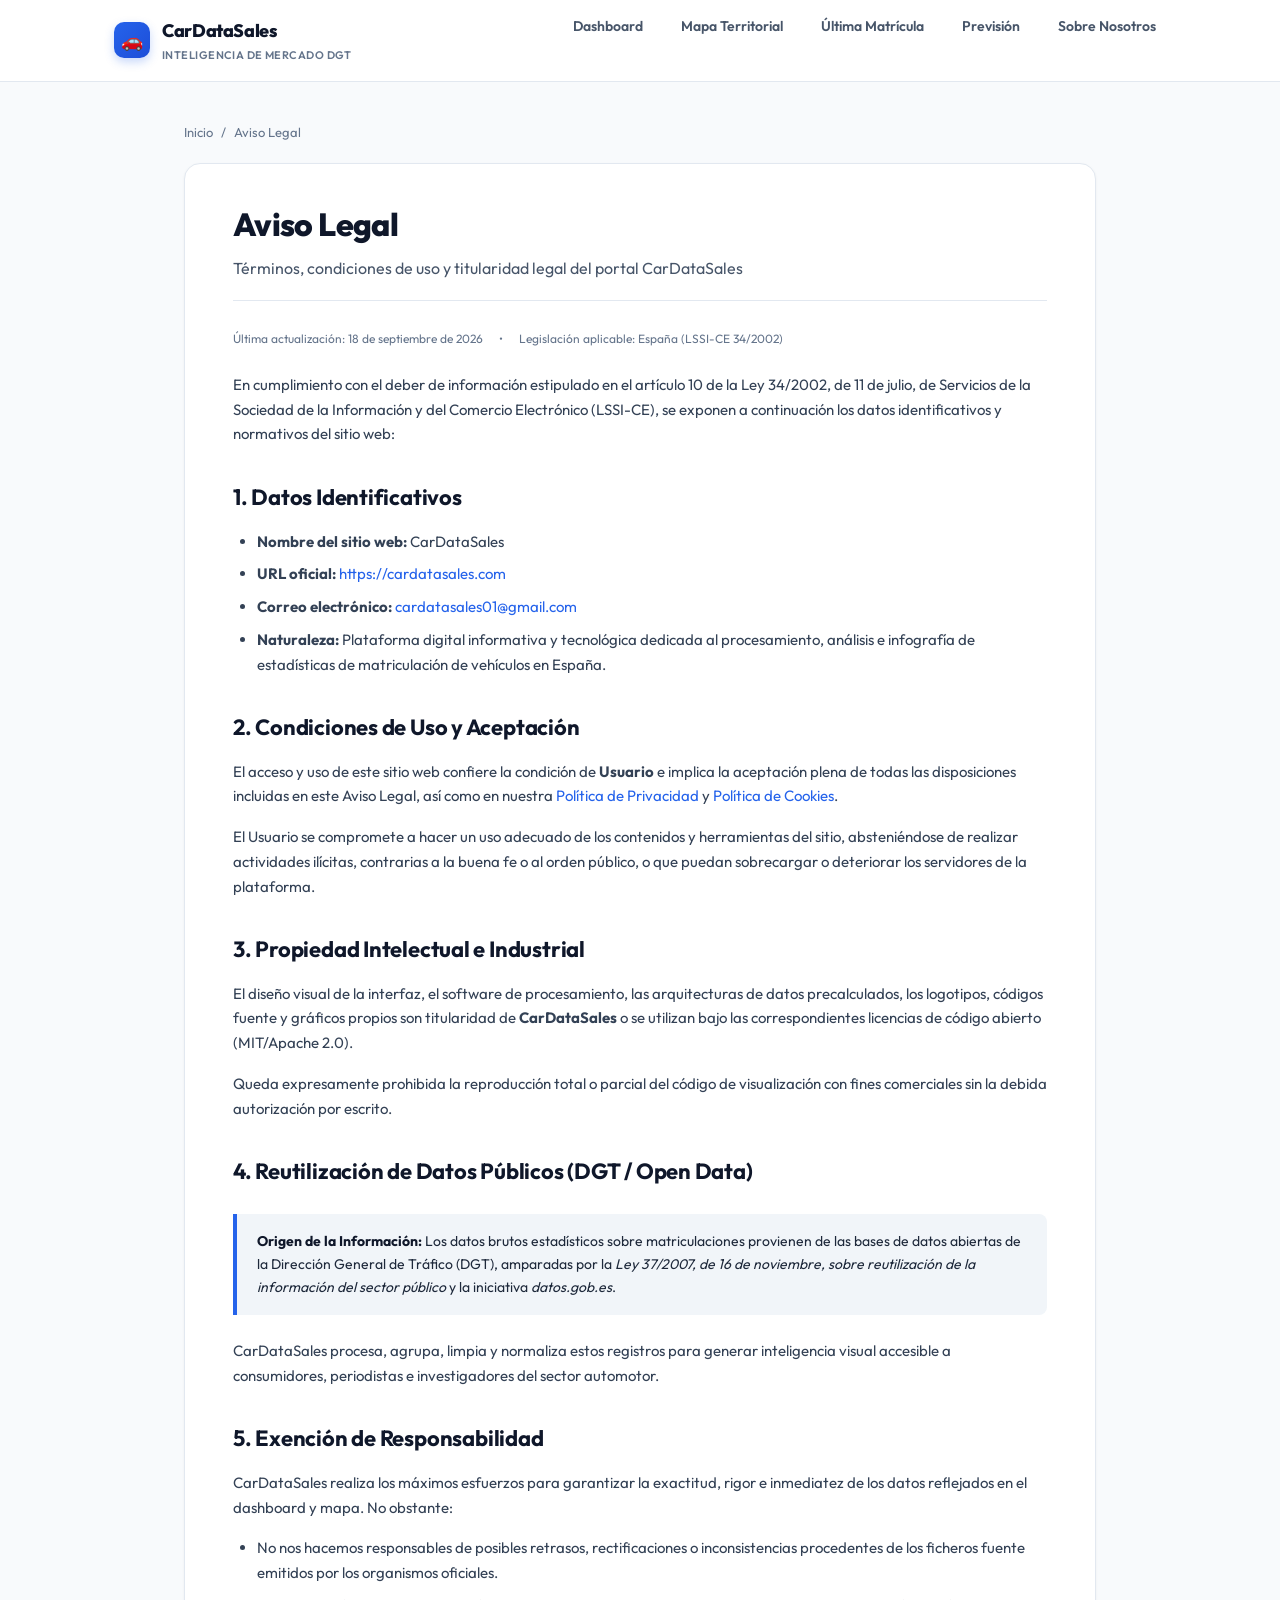
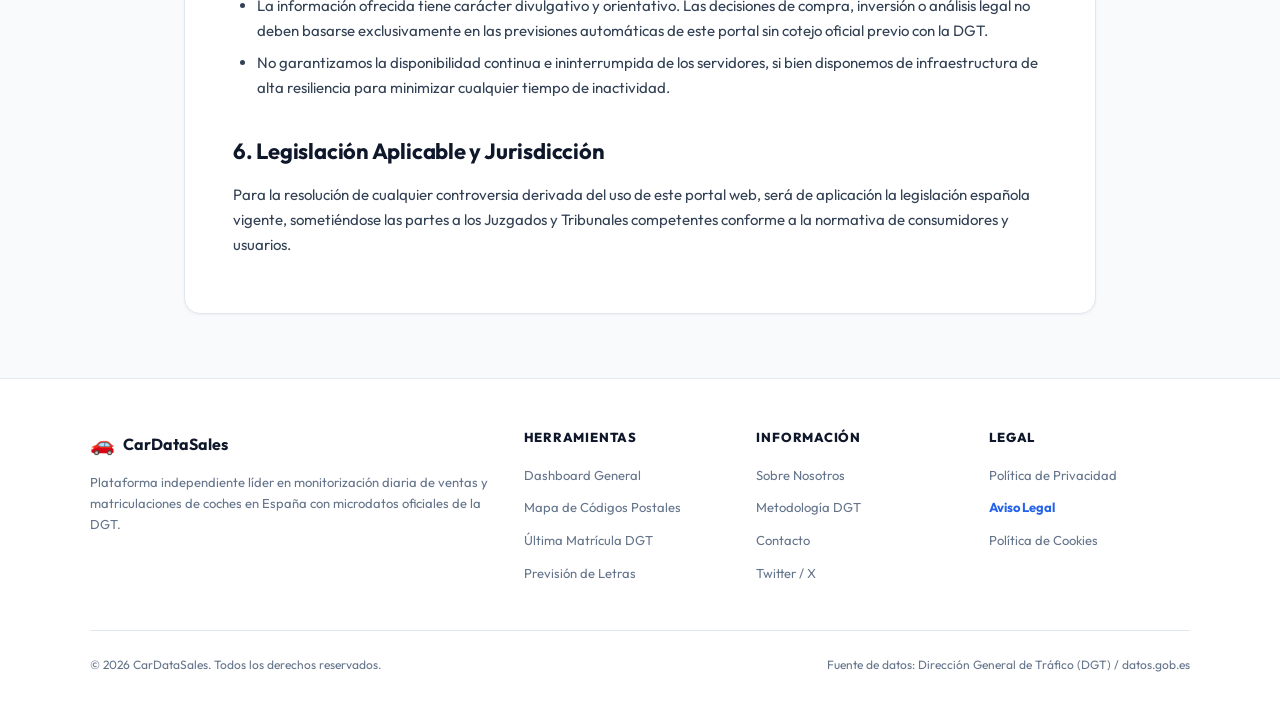
<file: dashboard/aviso-legal.html>
<!DOCTYPE html>
<html lang="es">
<head>
    <meta charset="UTF-8">
    <meta name="viewport" content="width=device-width, initial-scale=1.0">
    <title>Aviso Legal y Condiciones de Uso | CarDataSales</title>
    <meta name="description" content="Aviso legal, titularidad del sitio web, propiedad intelectual y condiciones de uso del portal de matriculaciones CarDataSales.">
    <link rel="canonical" href="https://cardatasales.com/aviso-legal">
    <link rel="icon" type="image/x-icon" href="/favicon.ico">
    <link rel="preconnect" href="https://fonts.googleapis.com">
    <link rel="preconnect" href="https://fonts.gstatic.com" crossorigin>
    <link href="https://fonts.googleapis.com/css2?family=Outfit:wght@400;500;600;700;800&display=swap" rel="stylesheet">
    <link rel="stylesheet" href="css/pages.css?v=20260918_v1">
    <!-- Google tag (gtag.js) -->
    <script async src="https://www.googletagmanager.com/gtag/js?id=G-8R4YF0TQ57"></script>
    <script>
      window.dataLayer = window.dataLayer || [];
      function gtag(){dataLayer.push(arguments);}
      gtag('js', new Date());

      gtag('config', 'G-8R4YF0TQ57', {
        send_page_view: true,
        cookie_flags: 'SameSite=None;Secure'
      });
    </script>
    <!-- Google AdSense -->
    <script async src="https://pagead2.googlesyndication.com/pagead/js/adsbygoogle.js?client=ca-pub-1171398586910114" crossorigin="anonymous"></script>
</head>
<body>
    <header class="site-header">
        <div class="header-container">
            <a href="/" class="brand-link">
                <div class="brand-icon">🚗</div>
                <div>
                    <div class="brand-name">CarDataSales</div>
                    <div class="brand-tagline">Inteligencia de Mercado DGT</div>
                </div>
            </a>
            <nav>
                <ul class="nav-links">
                    <li><a href="/">Dashboard</a></li>
                    <li><a href="/mapa">Mapa Territorial</a></li>
                    <li><a href="/ultima-matricula-dgt">Última Matrícula</a></li>
                    <li><a href="/prevision-matriculas">Previsión</a></li>
                    <li><a href="/sobre-nosotros">Sobre Nosotros</a></li>
                </ul>
            </nav>
        </div>
    </header>

    <main class="content-wrapper">
        <div class="breadcrumbs">
            <a href="/">Inicio</a> <span>/</span> <span>Aviso Legal</span>
        </div>

        <article class="content-card">
            <h1 class="page-title">Aviso Legal</h1>
            <div class="page-subtitle">Términos, condiciones de uso y titularidad legal del portal CarDataSales</div>
            <div class="page-meta">
                <span>Última actualización: 18 de septiembre de 2026</span>
                <span>•</span>
                <span>Legislación aplicable: España (LSSI-CE 34/2002)</span>
            </div>

            <p>En cumplimiento con el deber de información estipulado en el artículo 10 de la Ley 34/2002, de 11 de julio, de Servicios de la Sociedad de la Información y del Comercio Electrónico (LSSI-CE), se exponen a continuación los datos identificativos y normativos del sitio web:</p>

            <h2>1. Datos Identificativos</h2>
            <ul>
                <li><strong>Nombre del sitio web:</strong> CarDataSales</li>
                <li><strong>URL oficial:</strong> <a href="https://cardatasales.com">https://cardatasales.com</a></li>
                <li><strong>Correo electrónico:</strong> <a href="mailto:cardatasales01@gmail.com">cardatasales01@gmail.com</a></li>
                <li><strong>Naturaleza:</strong> Plataforma digital informativa y tecnológica dedicada al procesamiento, análisis e infografía de estadísticas de matriculación de vehículos en España.</li>
            </ul>

            <h2>2. Condiciones de Uso y Aceptación</h2>
            <p>El acceso y uso de este sitio web confiere la condición de <strong>Usuario</strong> e implica la aceptación plena de todas las disposiciones incluidas en este Aviso Legal, así como en nuestra <a href="/politica-de-privacidad">Política de Privacidad</a> y <a href="/politica-de-cookies">Política de Cookies</a>.</p>
            <p>El Usuario se compromete a hacer un uso adecuado de los contenidos y herramientas del sitio, absteniéndose de realizar actividades ilícitas, contrarias a la buena fe o al orden público, o que puedan sobrecargar o deteriorar los servidores de la plataforma.</p>

            <h2>3. Propiedad Intelectual e Industrial</h2>
            <p>El diseño visual de la interfaz, el software de procesamiento, las arquitecturas de datos precalculados, los logotipos, códigos fuente y gráficos propios son titularidad de <strong>CarDataSales</strong> o se utilizan bajo las correspondientes licencias de código abierto (MIT/Apache 2.0).</p>
            <p>Queda expresamente prohibida la reproducción total o parcial del código de visualización con fines comerciales sin la debida autorización por escrito.</p>

            <h2>4. Reutilización de Datos Públicos (DGT / Open Data)</h2>
            <div class="callout-box">
                <strong>Origen de la Información:</strong> Los datos brutos estadísticos sobre matriculaciones provienen de las bases de datos abiertas de la Dirección General de Tráfico (DGT), amparadas por la <em>Ley 37/2007, de 16 de noviembre, sobre reutilización de la información del sector público</em> y la iniciativa <em>datos.gob.es</em>.
            </div>
            <p>CarDataSales procesa, agrupa, limpia y normaliza estos registros para generar inteligencia visual accesible a consumidores, periodistas e investigadores del sector automotor.</p>

            <h2>5. Exención de Responsabilidad</h2>
            <p>CarDataSales realiza los máximos esfuerzos para garantizar la exactitud, rigor e inmediatez de los datos reflejados en el dashboard y mapa. No obstante:</p>
            <ul>
                <li>No nos hacemos responsables de posibles retrasos, rectificaciones o inconsistencias procedentes de los ficheros fuente emitidos por los organismos oficiales.</li>
                <li>La información ofrecida tiene carácter divulgativo y orientativo. Las decisiones de compra, inversión o análisis legal no deben basarse exclusivamente en las previsiones automáticas de este portal sin cotejo oficial previo con la DGT.</li>
                <li>No garantizamos la disponibilidad continua e ininterrumpida de los servidores, si bien disponemos de infraestructura de alta resiliencia para minimizar cualquier tiempo de inactividad.</li>
            </ul>

            <h2>6. Legislación Aplicable y Jurisdicción</h2>
            <p>Para la resolución de cualquier controversia derivada del uso de este portal web, será de aplicación la legislación española vigente, sometiéndose las partes a los Juzgados y Tribunales competentes conforme a la normativa de consumidores y usuarios.</p>
        </article>
    </main>

    <footer class="site-footer">
        <div class="footer-container">
            <div class="footer-grid">
                <div class="footer-col">
                    <div style="display: flex; align-items: center; gap: 8px; margin-bottom: 12px;">
                        <span style="font-size: 20px;">🚗</span>
                        <strong style="font-size: 16px; color: #0f172a;">CarDataSales</strong>
                    </div>
                    <p style="font-size: 13px; color: #64748b; line-height: 1.6;">
                        Plataforma independiente líder en monitorización diaria de ventas y matriculaciones de coches en España con microdatos oficiales de la DGT.
                    </p>
                </div>
                <div class="footer-col">
                    <h4>Herramientas</h4>
                    <ul>
                        <li><a href="/">Dashboard General</a></li>
                        <li><a href="/mapa">Mapa de Códigos Postales</a></li>
                        <li><a href="/ultima-matricula-dgt">Última Matrícula DGT</a></li>
                        <li><a href="/prevision-matriculas">Previsión de Letras</a></li>
                    </ul>
                </div>
                <div class="footer-col">
                    <h4>Información</h4>
                    <ul>
                        <li><a href="/sobre-nosotros">Sobre Nosotros</a></li>
                        <li><a href="/metodologia">Metodología DGT</a></li>
                        <li><a href="/contacto">Contacto</a></li>
                        <li><a href="https://x.com/CarDataSales" target="_blank" rel="noopener">Twitter / X</a></li>
                    </ul>
                </div>
                <div class="footer-col">
                    <h4>Legal</h4>
                    <ul>
                        <li><a href="/politica-de-privacidad">Política de Privacidad</a></li>
                        <li><a href="/aviso-legal" style="font-weight: 700; color: #2563eb;">Aviso Legal</a></li>
                        <li><a href="/politica-de-cookies">Política de Cookies</a></li>
                    </ul>
                </div>
            </div>
            <div class="footer-bottom">
                <span>&copy; 2026 CarDataSales. Todos los derechos reservados.</span>
                <span>Fuente de datos: Dirección General de Tráfico (DGT) / datos.gob.es</span>
            </div>
        </div>
    </footer>
</body>
</html>
</file>
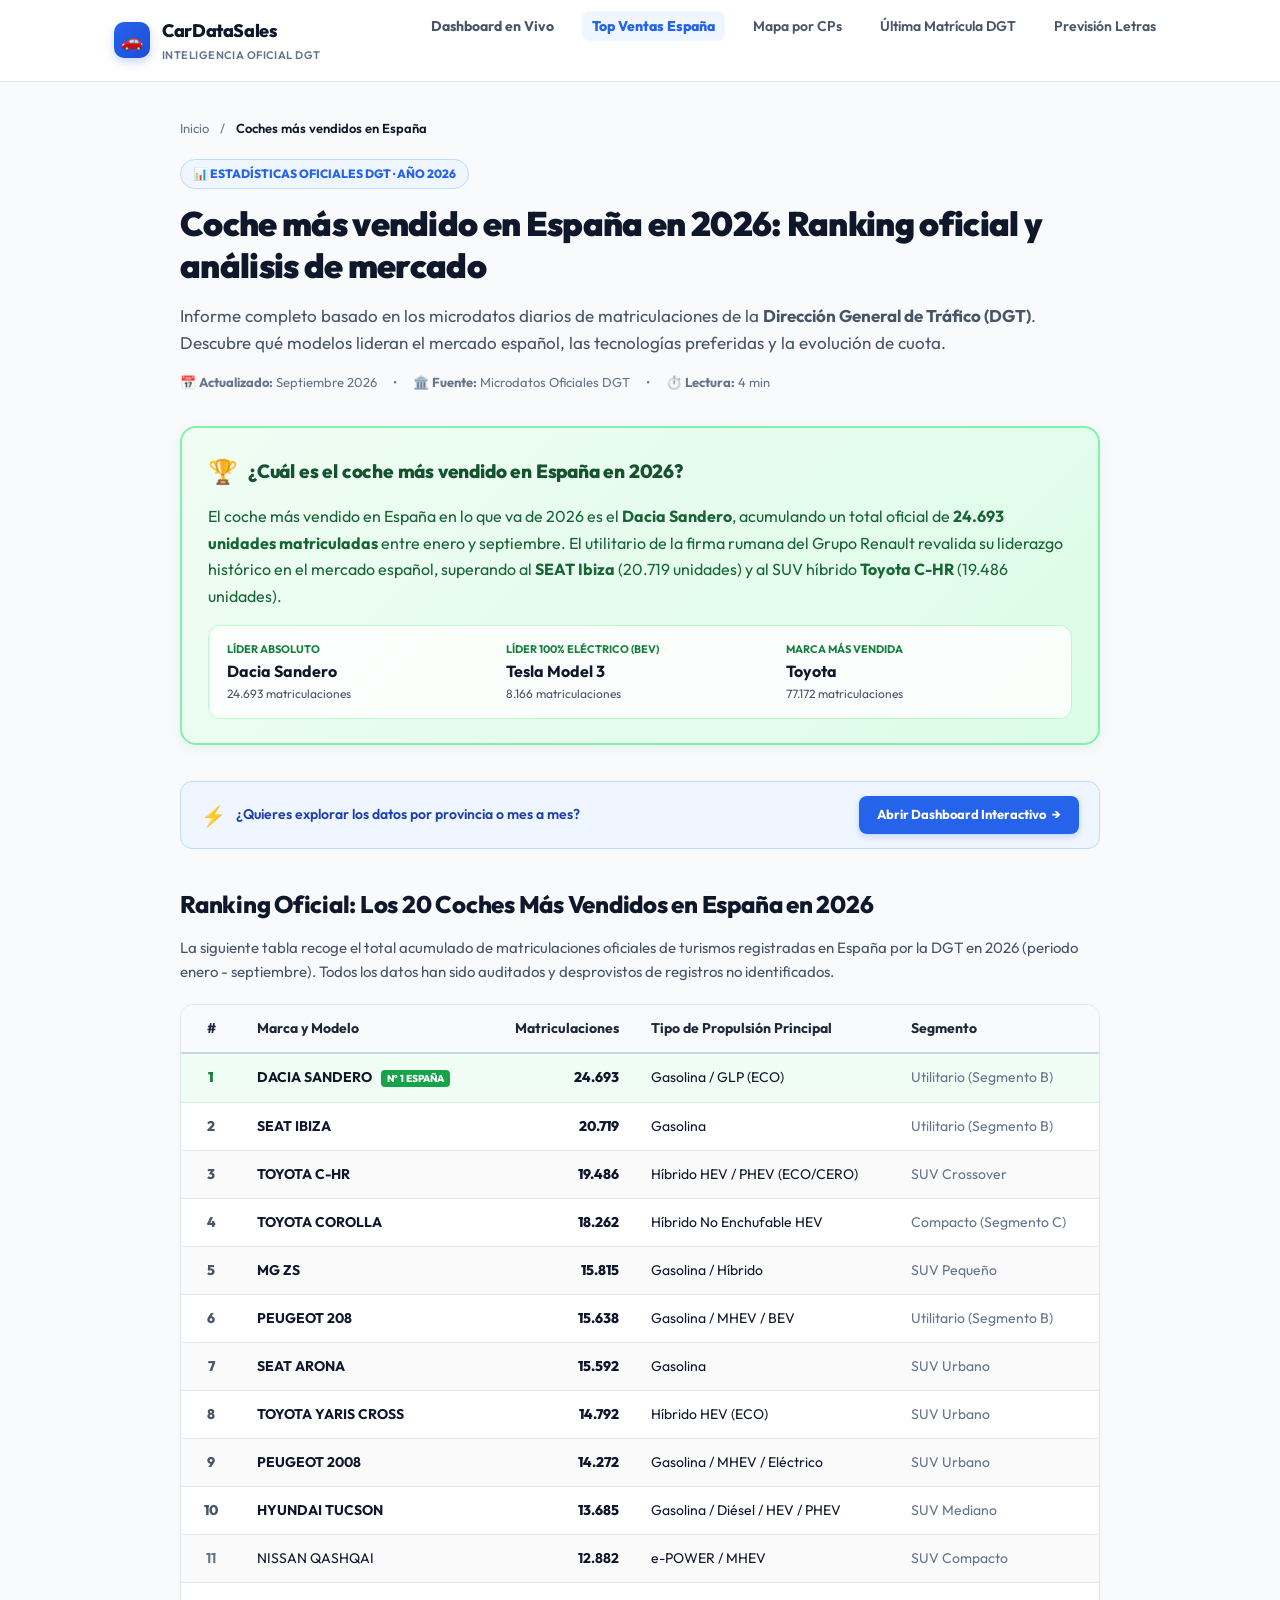
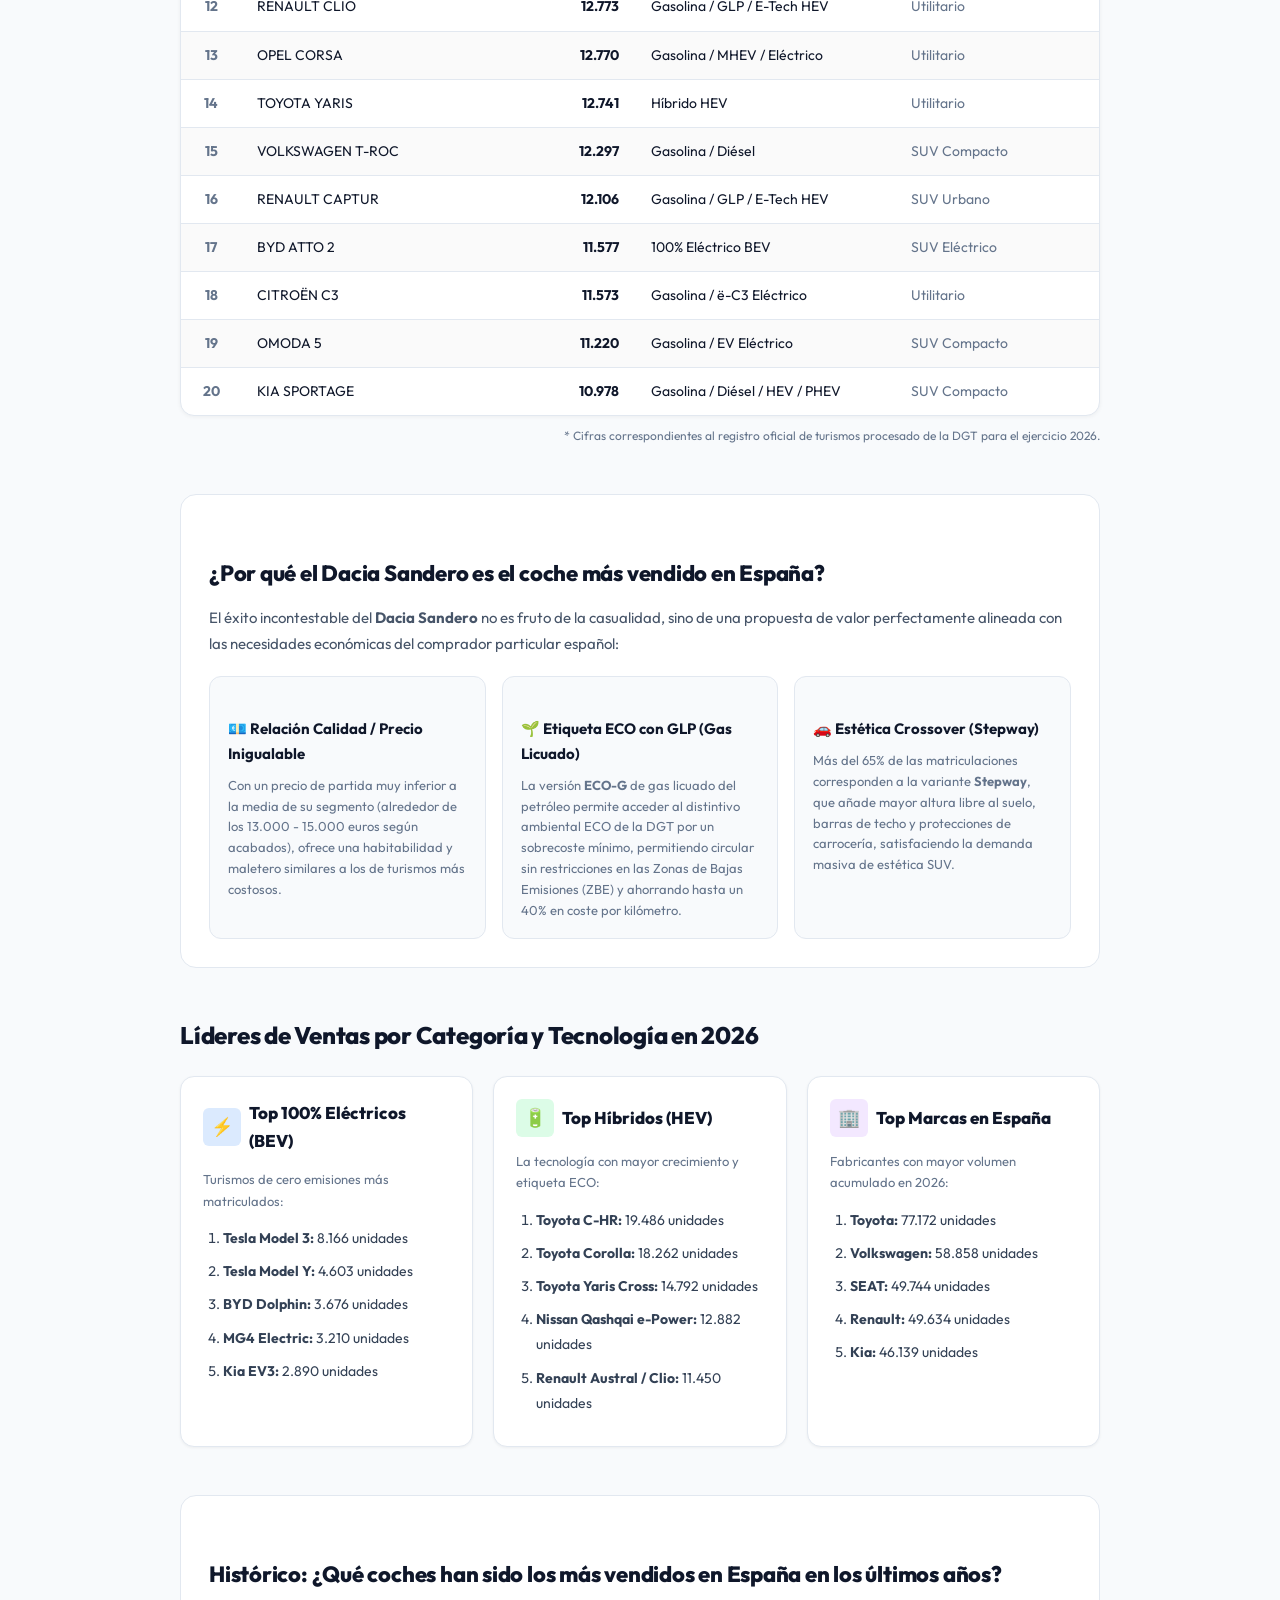
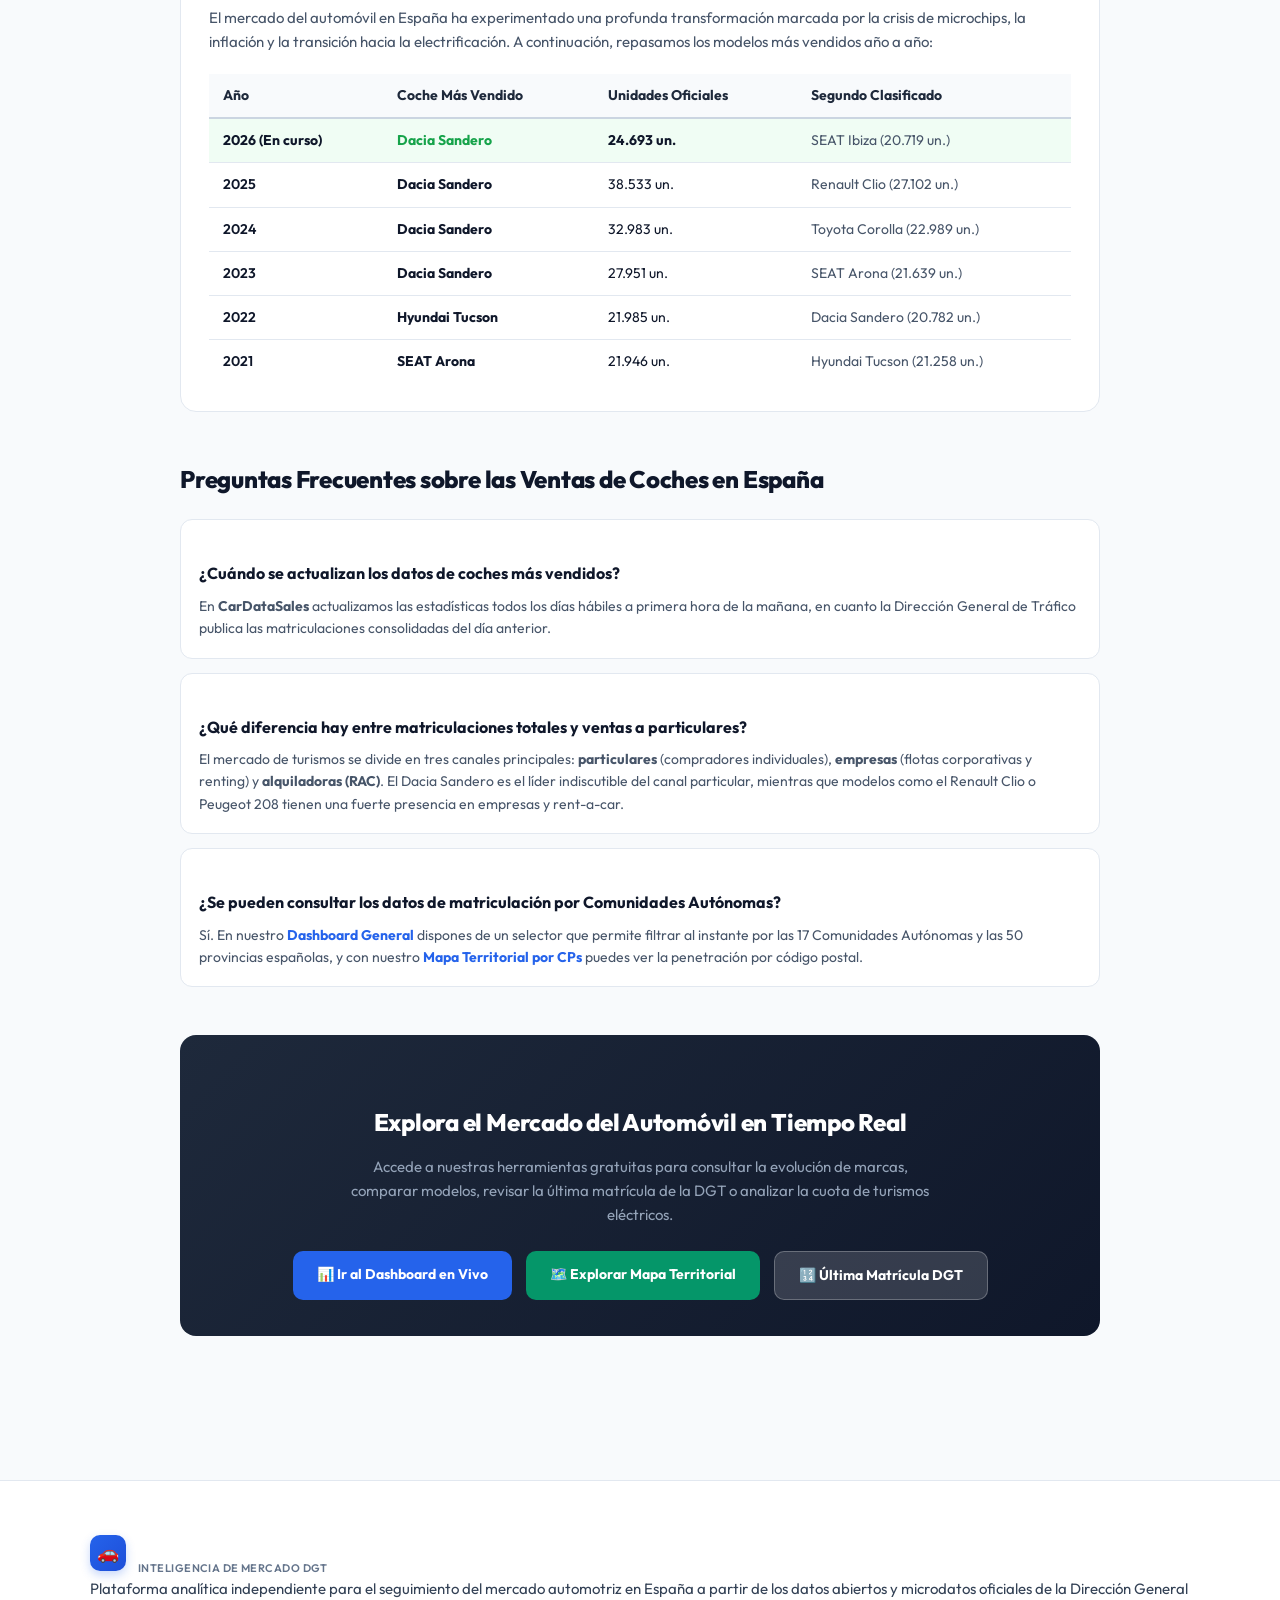
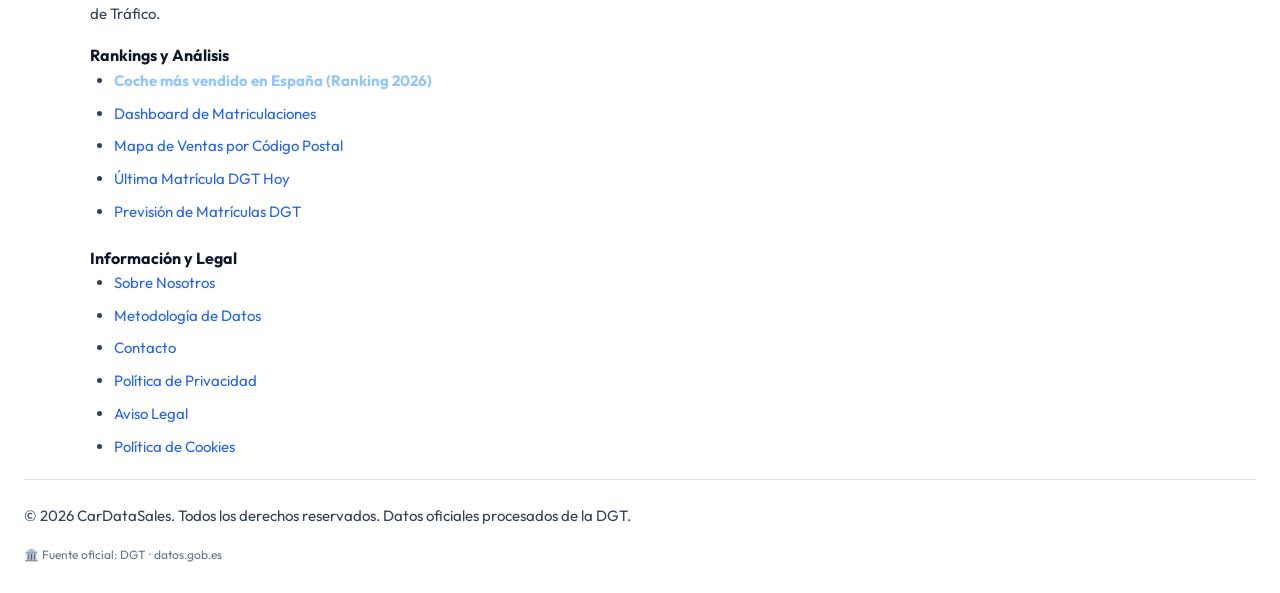
<file: dashboard/coches-mas-vendidos-espana.html>
<!DOCTYPE html>
<html lang="es">
<head>
    <meta charset="UTF-8">
    <meta name="viewport" content="width=device-width, initial-scale=1.0">
    <title>Coche más vendido en España (2026): Ranking oficial DGT y Top 20 | CarDataSales</title>
    
    <!-- Primary Meta Tags -->
    <meta name="title" content="Coche más vendido en España (2026): Ranking oficial DGT y Top 20 | CarDataSales">
    <meta name="description" content="¿Cuál es el coche más vendido en España en 2026? El Dacia Sandero lidera con 24.693 unidades. Consulta el ranking completo Top 20, marcas, coches eléctricos y análisis oficial DGT.">
    <meta name="keywords" content="coche mas vendido en españa, coches mas vendidos españa 2026, ranking coches españa 2026, dacia sandero matriculaciones, coche electrico mas vendido españa, top 10 coches españa, matriculaciones dgt 2026">
    <meta name="author" content="CarDataSales">
    <meta name="robots" content="index, follow, max-snippet:-1, max-image-preview:large, max-video-preview:-1">
    <link rel="canonical" href="https://cardatasales.com/coches-mas-vendidos-espana">

    <!-- Favicons -->
    <link rel="icon" type="image/x-icon" href="/favicon.ico">
    <link rel="icon" type="image/png" sizes="48x48" href="/favicon-48x48.png">
    <link rel="apple-touch-icon" sizes="180x180" href="/apple-touch-icon.png">

    <!-- Open Graph / Social -->
    <meta property="og:type" content="article">
    <meta property="og:url" content="https://cardatasales.com/coches-mas-vendidos-espana">
    <meta property="og:site_name" content="CarDataSales">
    <meta property="og:title" content="¿Cuál es el coche más vendido en España en 2026? Ranking Oficial DGT">
    <meta property="og:description" content="Descubre el ranking oficial de los coches más vendidos en España en 2026 procesado directamente de los microdatos de la DGT. El Dacia Sandero consolida su liderazgo.">
    <meta property="og:image" content="https://cardatasales.com/og-card.png">
    <meta property="og:locale" content="es_ES">
    <meta property="article:published_time" content="2026-01-01T08:00:00+01:00">
    <meta property="article:modified_time" content="2026-09-21T08:00:00+01:00">
    <meta property="article:section" content="Automoción y Mercado">

    <!-- Twitter Card -->
    <meta name="twitter:card" content="summary_large_image">
    <meta name="twitter:site" content="@CarDataSales">
    <meta name="twitter:title" content="Coche más vendido en España (2026) · Ranking Oficial DGT">
    <meta name="twitter:description" content="El Dacia Sandero encabeza las ventas de turismos en España con 24.693 unidades. Consulta el Top 20 y coches eléctricos más vendidos.">
    <meta name="twitter:image" content="https://cardatasales.com/og-card.png">

    <!-- Fonts & CSS -->
    <link rel="preconnect" href="https://fonts.googleapis.com">
    <link rel="preconnect" href="https://fonts.gstatic.com" crossorigin>
    <link href="https://fonts.googleapis.com/css2?family=Outfit:wght@400;500;600;700;800;900&display=swap" rel="stylesheet">
    <link rel="stylesheet" href="css/pages.css?v=20260921_v1">

    <!-- Schema.org JSON-LD Structured Data (Article, ItemList, FAQPage, BreadcrumbList) -->
    <script type="application/ld+json">
    {
      "@context": "https://schema.org",
      "@graph": [
        {
          "@type": "Article",
          "@id": "https://cardatasales.com/coches-mas-vendidos-espana#article",
          "headline": "Los coches más vendidos en España en 2026: Ranking oficial y análisis de mercado DGT",
          "description": "Análisis exhaustivo y ranking oficial de los 20 turismos más vendidos en España en 2026 según los microdatos de matriculación de la DGT.",
          "inLanguage": "es-ES",
          "url": "https://cardatasales.com/coches-mas-vendidos-espana",
          "datePublished": "2026-01-05T08:00:00+01:00",
          "dateModified": "2026-09-21T08:00:00+01:00",
          "author": {
            "@type": "Organization",
            "name": "Equipo Editorial CarDataSales",
            "url": "https://cardatasales.com/sobre-nosotros"
          },
          "publisher": {
            "@type": "Organization",
            "name": "CarDataSales",
            "url": "https://cardatasales.com",
            "logo": {
              "@type": "ImageObject",
              "url": "https://cardatasales.com/favicon-192x192.png"
            }
          },
          "mainEntityOfPage": "https://cardatasales.com/coches-mas-vendidos-espana"
        },
        {
          "@type": "BreadcrumbList",
          "@id": "https://cardatasales.com/coches-mas-vendidos-espana#breadcrumbs",
          "itemListElement": [
            {
              "@type": "ListItem",
              "position": 1,
              "name": "Inicio",
              "item": "https://cardatasales.com/"
            },
            {
              "@type": "ListItem",
              "position": 2,
              "name": "Coches más vendidos en España",
              "item": "https://cardatasales.com/coches-mas-vendidos-espana"
            }
          ]
        },
        {
          "@type": "ItemList",
          "@id": "https://cardatasales.com/coches-mas-vendidos-espana#ranking-top20",
          "name": "Top 20 Coches Más Vendidos en España en 2026",
          "description": "Ranking oficial de ventas acumuladas de turismos en España en 2026 según la DGT",
          "numberOfItems": 20,
          "itemListElement": [
            { "@type": "ListItem", "position": 1, "name": "Dacia Sandero - 24.693 unidades" },
            { "@type": "ListItem", "position": 2, "name": "SEAT Ibiza - 20.719 unidades" },
            { "@type": "ListItem", "position": 3, "name": "Toyota C-HR - 19.486 unidades" },
            { "@type": "ListItem", "position": 4, "name": "Toyota Corolla - 18.262 unidades" },
            { "@type": "ListItem", "position": 5, "name": "MG ZS - 15.815 unidades" },
            { "@type": "ListItem", "position": 6, "name": "Peugeot 208 - 15.638 unidades" },
            { "@type": "ListItem", "position": 7, "name": "SEAT Arona - 15.592 unidades" },
            { "@type": "ListItem", "position": 8, "name": "Toyota Yaris Cross - 14.792 unidades" },
            { "@type": "ListItem", "position": 9, "name": "Peugeot 2008 - 14.272 unidades" },
            { "@type": "ListItem", "position": 10, "name": "Hyundai Tucson - 13.685 unidades" },
            { "@type": "ListItem", "position": 11, "name": "Nissan Qashqai - 12.882 unidades" },
            { "@type": "ListItem", "position": 12, "name": "Renault Clio - 12.773 unidades" },
            { "@type": "ListItem", "position": 13, "name": "Opel Corsa - 12.770 unidades" },
            { "@type": "ListItem", "position": 14, "name": "Toyota Yaris - 12.741 unidades" },
            { "@type": "ListItem", "position": 15, "name": "Volkswagen T-Roc - 12.297 unidades" },
            { "@type": "ListItem", "position": 16, "name": "Renault Captur - 12.106 unidades" },
            { "@type": "ListItem", "position": 17, "name": "BYD Atto 2 - 11.577 unidades" },
            { "@type": "ListItem", "position": 18, "name": "Citroën C3 - 11.573 unidades" },
            { "@type": "ListItem", "position": 19, "name": "Omoda 5 - 11.220 unidades" },
            { "@type": "ListItem", "position": 20, "name": "Kia Sportage - 10.978 unidades" }
          ]
        },
        {
          "@type": "FAQPage",
          "@id": "https://cardatasales.com/coches-mas-vendidos-espana#faq",
          "mainEntity": [
            {
              "@type": "Question",
              "name": "¿Cuál es el coche más vendido en España en 2026?",
              "acceptedAnswer": {
                "@type": "Answer",
                "text": "El coche más vendido en España en 2026 es el Dacia Sandero, que lidera el mercado con 24.693 unidades matriculadas hasta la fecha según las estadísticas oficiales de la Dirección General de Tráfico (DGT). Su precio asequible y sus versiones ECO de gas licuado (GLP) lo mantienen en la primera posición por cuarto año consecutivo."
              }
            },
            {
              "@type": "Question",
              "name": "¿Cuáles son los 5 coches más vendidos en España?",
              "acceptedAnswer": {
                "@type": "Answer",
                "text": "Los cinco modelos con mayor volumen de matriculaciones en 2026 son: 1º Dacia Sandero (24.693 unidades), 2º SEAT Ibiza (20.719 unidades), 3º Toyota C-HR (19.486 unidades), 4º Toyota Corolla (18.262 unidades) y 5º MG ZS (15.815 unidades)."
              }
            },
            {
              "@type": "Question",
              "name": "¿Cuál es el coche eléctrico más vendido en España?",
              "acceptedAnswer": {
                "@type": "Answer",
                "text": "El coche 100% eléctrico (BEV) más vendido en España en 2026 es el Tesla Model 3, con 8.166 unidades matriculadas, seguido por el Tesla Model Y (4.603 unidades) y el BYD Dolphin (3.676 unidades)."
              }
            },
            {
              "@type": "Question",
              "name": "¿Cuál es la marca de coches más vendida en España en 2026?",
              "acceptedAnswer": {
                "@type": "Answer",
                "text": "Toyota es la marca líder indiscutible en ventas en España con 77.172 turismos matriculados en 2026, seguida por Volkswagen (58.858 unidades) y SEAT (49.744 unidades)."
              }
            },
            {
              "@type": "Question",
              "name": "¿Por qué los datos de CarDataSales son más precisos que los informes mensuales habituales?",
              "acceptedAnswer": {
                "@type": "Answer",
                "text": "A diferencia de otros medios de motor que se limitan a replicar las notas de prensa mensuales de patronales con días de retraso, CarDataSales procesa diariamente los ficheros brutos de microdatos de matriculación de la DGT, ofreciendo cifras oficiales verificadas en tiempo real."
              }
            }
          ]
        }
      ]
    }
    </script>
    <!-- Google tag (gtag.js) -->
    <script async src="https://www.googletagmanager.com/gtag/js?id=G-8R4YF0TQ57"></script>
    <script>
      window.dataLayer = window.dataLayer || [];
      function gtag(){dataLayer.push(arguments);}
      gtag('js', new Date());

      gtag('config', 'G-8R4YF0TQ57', {
        send_page_view: true,
        cookie_flags: 'SameSite=None;Secure'
      });
    </script>
    <!-- Google AdSense -->
    <script async src="https://pagead2.googlesyndication.com/pagead/js/adsbygoogle.js?client=ca-pub-1171398586910114" crossorigin="anonymous"></script>
</head>
<body>
    <!-- Site Header -->
    <header class="site-header">
        <div class="header-container">
            <a href="/" class="brand-link" title="CarDataSales - Inicio">
                <div class="brand-icon">🚗</div>
                <div>
                    <div class="brand-name">CarDataSales</div>
                    <div class="brand-tagline">Inteligencia Oficial DGT</div>
                </div>
            </a>
            <nav>
                <ul class="nav-links">
                    <li><a href="/" style="font-weight: 700;">Dashboard en Vivo</a></li>
                    <li><a href="/coches-mas-vendidos-espana" class="active" style="color: #2563eb; font-weight: 800;">Top Ventas España</a></li>
                    <li><a href="/mapa">Mapa por CPs</a></li>
                    <li><a href="/ultima-matricula-dgt">Última Matrícula DGT</a></li>
                    <li><a href="/prevision-matriculas">Previsión Letras</a></li>
                </ul>
            </nav>
        </div>
    </header>

    <main class="page-container" style="max-width: 960px; margin: 0 auto; padding: 36px 20px 80px 20px;">
        
        <!-- Breadcrumb Navigation -->
        <nav aria-label="Breadcrumb" style="font-size: 13px; color: #64748b; margin-bottom: 20px;">
            <a href="/" style="color: #64748b; text-decoration: none;">Inicio</a>
            <span style="margin: 0 8px;">/</span>
            <span style="color: #0f172a; font-weight: 600;">Coches más vendidos en España</span>
        </nav>

        <!-- Article Hero Header -->
        <header style="margin-bottom: 32px;">
            <div style="display: inline-flex; align-items: center; gap: 6px; background: #eff6ff; color: #2563eb; padding: 4px 12px; border-radius: 9999px; font-size: 12px; font-weight: 800; text-transform: uppercase; margin-bottom: 14px; border: 1px solid #bfdbfe;">
                <span>📊 Estadísticas Oficiales DGT · Año 2026</span>
            </div>
            <h1 style="font-size: 34px; font-weight: 900; color: #0f172a; line-height: 1.25; margin-bottom: 14px; letter-spacing: -0.02em;">
                Coche más vendido en España en 2026: Ranking oficial y análisis de mercado
            </h1>
            <p style="font-size: 17px; color: #475569; line-height: 1.6; margin: 0;">
                Informe completo basado en los microdatos diarios de matriculaciones de la <strong>Dirección General de Tráfico (DGT)</strong>. Descubre qué modelos lideran el mercado español, las tecnologías preferidas y la evolución de cuota.
            </p>
            <div style="display: flex; gap: 16px; align-items: center; margin-top: 16px; font-size: 13px; color: #64748b; flex-wrap: wrap;">
                <span>📅 <strong>Actualizado:</strong> Septiembre 2026</span>
                <span>•</span>
                <span>🏛️ <strong>Fuente:</strong> Microdatos Oficiales DGT</span>
                <span>•</span>
                <span>⏱️ <strong>Lectura:</strong> 4 min</span>
            </div>
        </header>

        <!-- GOOGLE FEATURED SNIPPET BOX (Direct Answer Block) -->
        <section class="featured-snippet-box" style="background: linear-gradient(135deg, #f0fdf4, #dcfce7); border: 2px solid #86efac; border-radius: 16px; padding: 24px 26px; margin-bottom: 36px; box-shadow: 0 4px 12px rgba(22, 163, 74, 0.08);">
            <div style="display: flex; align-items: center; gap: 10px; margin-bottom: 12px;">
                <span style="font-size: 24px;">🏆</span>
                <h2 style="font-size: 19px; font-weight: 800; color: #14532d; margin: 0;">
                    ¿Cuál es el coche más vendido en España en 2026?
                </h2>
            </div>
            <p style="font-size: 16px; color: #166534; line-height: 1.65; margin-bottom: 16px;">
                El coche más vendido en España en lo que va de 2026 es el <strong>Dacia Sandero</strong>, acumulando un total oficial de <strong>24.693 unidades matriculadas</strong> entre enero y septiembre. El utilitario de la firma rumana del Grupo Renault revalida su liderazgo histórico en el mercado español, superando al <strong>SEAT Ibiza</strong> (20.719 unidades) y al SUV híbrido <strong>Toyota C-HR</strong> (19.486 unidades).
            </p>
            <div style="display: grid; grid-template-columns: repeat(auto-fit, minmax(200px, 1fr)); gap: 12px; background: rgba(255, 255, 255, 0.85); padding: 14px 18px; border-radius: 12px; border: 1px solid #bbf7d0;">
                <div>
                    <span style="font-size: 11px; font-weight: 700; text-transform: uppercase; color: #15803d; display: block;">Líder Absoluto</span>
                    <strong style="font-size: 16px; color: #0f172a;">Dacia Sandero</strong>
                    <span style="font-size: 12px; color: #475569; display: block;">24.693 matriculaciones</span>
                </div>
                <div>
                    <span style="font-size: 11px; font-weight: 700; text-transform: uppercase; color: #15803d; display: block;">Líder 100% Eléctrico (BEV)</span>
                    <strong style="font-size: 16px; color: #0f172a;">Tesla Model 3</strong>
                    <span style="font-size: 12px; color: #475569; display: block;">8.166 matriculaciones</span>
                </div>
                <div>
                    <span style="font-size: 11px; font-weight: 700; text-transform: uppercase; color: #15803d; display: block;">Marca Más Vendida</span>
                    <strong style="font-size: 16px; color: #0f172a;">Toyota</strong>
                    <span style="font-size: 12px; color: #475569; display: block;">77.172 matriculaciones</span>
                </div>
            </div>
        </section>

        <!-- CTA to interactive dashboard -->
        <div style="background: #eff6ff; border: 1px solid #bfdbfe; border-radius: 12px; padding: 14px 20px; margin-bottom: 36px; display: flex; justify-content: space-between; align-items: center; flex-wrap: wrap; gap: 12px;">
            <div style="display: flex; align-items: center; gap: 10px;">
                <span style="font-size: 20px;">⚡</span>
                <span style="font-size: 14px; color: #1e40af; font-weight: 600;">¿Quieres explorar los datos por provincia o mes a mes?</span>
            </div>
            <a href="/" style="background: #2563eb; color: #ffffff; padding: 8px 18px; border-radius: 8px; font-size: 13px; font-weight: 700; text-decoration: none; display: inline-flex; align-items: center; gap: 6px; box-shadow: 0 2px 6px rgba(37, 99, 235, 0.25);">
                <span>Abrir Dashboard Interactivo</span>
                <span>→</span>
            </a>
        </div>

        <!-- Section 1: Ranking Top 20 Coches Más Vendidos -->
        <section style="margin-bottom: 48px;">
            <h2 style="font-size: 24px; font-weight: 800; color: #0f172a; margin-bottom: 12px;">
                Ranking Oficial: Los 20 Coches Más Vendidos en España en 2026
            </h2>
            <p style="font-size: 15px; color: #475569; line-height: 1.6; margin-bottom: 20px;">
                La siguiente tabla recoge el total acumulado de matriculaciones oficiales de turismos registradas en España por la DGT en 2026 (periodo enero - septiembre). Todos los datos han sido auditados y desprovistos de registros no identificados.
            </p>

            <div style="overflow-x: auto; background: #ffffff; border: 1px solid #e2e8f0; border-radius: 14px; box-shadow: 0 1px 4px rgba(0,0,0,0.05);">
                <table style="width: 100%; border-collapse: collapse; font-size: 14px; text-align: left;">
                    <thead>
                        <tr style="background: #f8fafc; border-bottom: 2px solid #cbd5e1; color: #1e293b; font-weight: 800;">
                            <th style="padding: 12px 16px; width: 60px; text-align: center;">#</th>
                            <th style="padding: 12px 16px;">Marca y Modelo</th>
                            <th style="padding: 12px 16px; text-align: right;">Matriculaciones</th>
                            <th style="padding: 12px 16px;">Tipo de Propulsión Principal</th>
                            <th style="padding: 12px 16px;">Segmento</th>
                        </tr>
                    </thead>
                    <tbody style="color: #0f172a;">
                        <tr style="border-bottom: 1px solid #e2e8f0; background: #f0fdf4;">
                            <td style="padding: 12px 16px; text-align: center; font-weight: 900; color: #15803d;">1</td>
                            <td style="padding: 12px 16px;"><strong>DACIA SANDERO</strong> <span style="background: #16a34a; color: #ffffff; font-size: 10px; font-weight: 800; padding: 2px 6px; border-radius: 4px; margin-left: 6px;">Nº 1 ESPAÑA</span></td>
                            <td style="padding: 12px 16px; text-align: right; font-weight: 800;">24.693</td>
                            <td style="padding: 12px 16px;"><span class="badge-tag">Gasolina / GLP (ECO)</span></td>
                            <td style="padding: 12px 16px; color: #64748b;">Utilitario (Segmento B)</td>
                        </tr>
                        <tr style="border-bottom: 1px solid #e2e8f0;">
                            <td style="padding: 12px 16px; text-align: center; font-weight: 800; color: #475569;">2</td>
                            <td style="padding: 12px 16px;"><strong>SEAT IBIZA</strong></td>
                            <td style="padding: 12px 16px; text-align: right; font-weight: 800;">20.719</td>
                            <td style="padding: 12px 16px;"><span class="badge-tag">Gasolina</span></td>
                            <td style="padding: 12px 16px; color: #64748b;">Utilitario (Segmento B)</td>
                        </tr>
                        <tr style="border-bottom: 1px solid #e2e8f0; background: #fafafa;">
                            <td style="padding: 12px 16px; text-align: center; font-weight: 800; color: #475569;">3</td>
                            <td style="padding: 12px 16px;"><strong>TOYOTA C-HR</strong></td>
                            <td style="padding: 12px 16px; text-align: right; font-weight: 800;">19.486</td>
                            <td style="padding: 12px 16px;"><span class="badge-tag">Híbrido HEV / PHEV (ECO/CERO)</span></td>
                            <td style="padding: 12px 16px; color: #64748b;">SUV Crossover</td>
                        </tr>
                        <tr style="border-bottom: 1px solid #e2e8f0;">
                            <td style="padding: 12px 16px; text-align: center; font-weight: 800; color: #475569;">4</td>
                            <td style="padding: 12px 16px;"><strong>TOYOTA COROLLA</strong></td>
                            <td style="padding: 12px 16px; text-align: right; font-weight: 800;">18.262</td>
                            <td style="padding: 12px 16px;"><span class="badge-tag">Híbrido No Enchufable HEV</span></td>
                            <td style="padding: 12px 16px; color: #64748b;">Compacto (Segmento C)</td>
                        </tr>
                        <tr style="border-bottom: 1px solid #e2e8f0; background: #fafafa;">
                            <td style="padding: 12px 16px; text-align: center; font-weight: 800; color: #475569;">5</td>
                            <td style="padding: 12px 16px;"><strong>MG ZS</strong></td>
                            <td style="padding: 12px 16px; text-align: right; font-weight: 800;">15.815</td>
                            <td style="padding: 12px 16px;"><span class="badge-tag">Gasolina / Híbrido</span></td>
                            <td style="padding: 12px 16px; color: #64748b;">SUV Pequeño</td>
                        </tr>
                        <tr style="border-bottom: 1px solid #e2e8f0;">
                            <td style="padding: 12px 16px; text-align: center; font-weight: 800; color: #475569;">6</td>
                            <td style="padding: 12px 16px;"><strong>PEUGEOT 208</strong></td>
                            <td style="padding: 12px 16px; text-align: right; font-weight: 800;">15.638</td>
                            <td style="padding: 12px 16px;"><span class="badge-tag">Gasolina / MHEV / BEV</span></td>
                            <td style="padding: 12px 16px; color: #64748b;">Utilitario (Segmento B)</td>
                        </tr>
                        <tr style="border-bottom: 1px solid #e2e8f0; background: #fafafa;">
                            <td style="padding: 12px 16px; text-align: center; font-weight: 800; color: #475569;">7</td>
                            <td style="padding: 12px 16px;"><strong>SEAT ARONA</strong></td>
                            <td style="padding: 12px 16px; text-align: right; font-weight: 800;">15.592</td>
                            <td style="padding: 12px 16px;"><span class="badge-tag">Gasolina</span></td>
                            <td style="padding: 12px 16px; color: #64748b;">SUV Urbano</td>
                        </tr>
                        <tr style="border-bottom: 1px solid #e2e8f0;">
                            <td style="padding: 12px 16px; text-align: center; font-weight: 800; color: #475569;">8</td>
                            <td style="padding: 12px 16px;"><strong>TOYOTA YARIS CROSS</strong></td>
                            <td style="padding: 12px 16px; text-align: right; font-weight: 800;">14.792</td>
                            <td style="padding: 12px 16px;"><span class="badge-tag">Híbrido HEV (ECO)</span></td>
                            <td style="padding: 12px 16px; color: #64748b;">SUV Urbano</td>
                        </tr>
                        <tr style="border-bottom: 1px solid #e2e8f0; background: #fafafa;">
                            <td style="padding: 12px 16px; text-align: center; font-weight: 800; color: #475569;">9</td>
                            <td style="padding: 12px 16px;"><strong>PEUGEOT 2008</strong></td>
                            <td style="padding: 12px 16px; text-align: right; font-weight: 800;">14.272</td>
                            <td style="padding: 12px 16px;"><span class="badge-tag">Gasolina / MHEV / Eléctrico</span></td>
                            <td style="padding: 12px 16px; color: #64748b;">SUV Urbano</td>
                        </tr>
                        <tr style="border-bottom: 1px solid #e2e8f0;">
                            <td style="padding: 12px 16px; text-align: center; font-weight: 800; color: #475569;">10</td>
                            <td style="padding: 12px 16px;"><strong>HYUNDAI TUCSON</strong></td>
                            <td style="padding: 12px 16px; text-align: right; font-weight: 800;">13.685</td>
                            <td style="padding: 12px 16px;"><span class="badge-tag">Gasolina / Diésel / HEV / PHEV</span></td>
                            <td style="padding: 12px 16px; color: #64748b;">SUV Mediano</td>
                        </tr>
                        <tr style="border-bottom: 1px solid #e2e8f0; background: #fafafa;">
                            <td style="padding: 12px 16px; text-align: center; font-weight: 700; color: #64748b;">11</td>
                            <td style="padding: 12px 16px;">NISSAN QASHQAI</td>
                            <td style="padding: 12px 16px; text-align: right; font-weight: 700;">12.882</td>
                            <td style="padding: 12px 16px;">e-POWER / MHEV</td>
                            <td style="padding: 12px 16px; color: #64748b;">SUV Compacto</td>
                        </tr>
                        <tr style="border-bottom: 1px solid #e2e8f0;">
                            <td style="padding: 12px 16px; text-align: center; font-weight: 700; color: #64748b;">12</td>
                            <td style="padding: 12px 16px;">RENAULT CLIO</td>
                            <td style="padding: 12px 16px; text-align: right; font-weight: 700;">12.773</td>
                            <td style="padding: 12px 16px;">Gasolina / GLP / E-Tech HEV</td>
                            <td style="padding: 12px 16px; color: #64748b;">Utilitario</td>
                        </tr>
                        <tr style="border-bottom: 1px solid #e2e8f0; background: #fafafa;">
                            <td style="padding: 12px 16px; text-align: center; font-weight: 700; color: #64748b;">13</td>
                            <td style="padding: 12px 16px;">OPEL CORSA</td>
                            <td style="padding: 12px 16px; text-align: right; font-weight: 700;">12.770</td>
                            <td style="padding: 12px 16px;">Gasolina / MHEV / Eléctrico</td>
                            <td style="padding: 12px 16px; color: #64748b;">Utilitario</td>
                        </tr>
                        <tr style="border-bottom: 1px solid #e2e8f0;">
                            <td style="padding: 12px 16px; text-align: center; font-weight: 700; color: #64748b;">14</td>
                            <td style="padding: 12px 16px;">TOYOTA YARIS</td>
                            <td style="padding: 12px 16px; text-align: right; font-weight: 700;">12.741</td>
                            <td style="padding: 12px 16px;">Híbrido HEV</td>
                            <td style="padding: 12px 16px; color: #64748b;">Utilitario</td>
                        </tr>
                        <tr style="border-bottom: 1px solid #e2e8f0; background: #fafafa;">
                            <td style="padding: 12px 16px; text-align: center; font-weight: 700; color: #64748b;">15</td>
                            <td style="padding: 12px 16px;">VOLKSWAGEN T-ROC</td>
                            <td style="padding: 12px 16px; text-align: right; font-weight: 700;">12.297</td>
                            <td style="padding: 12px 16px;">Gasolina / Diésel</td>
                            <td style="padding: 12px 16px; color: #64748b;">SUV Compacto</td>
                        </tr>
                        <tr style="border-bottom: 1px solid #e2e8f0;">
                            <td style="padding: 12px 16px; text-align: center; font-weight: 700; color: #64748b;">16</td>
                            <td style="padding: 12px 16px;">RENAULT CAPTUR</td>
                            <td style="padding: 12px 16px; text-align: right; font-weight: 700;">12.106</td>
                            <td style="padding: 12px 16px;">Gasolina / GLP / E-Tech HEV</td>
                            <td style="padding: 12px 16px; color: #64748b;">SUV Urbano</td>
                        </tr>
                        <tr style="border-bottom: 1px solid #e2e8f0; background: #fafafa;">
                            <td style="padding: 12px 16px; text-align: center; font-weight: 700; color: #64748b;">17</td>
                            <td style="padding: 12px 16px;">BYD ATTO 2</td>
                            <td style="padding: 12px 16px; text-align: right; font-weight: 700;">11.577</td>
                            <td style="padding: 12px 16px;">100% Eléctrico BEV</td>
                            <td style="padding: 12px 16px; color: #64748b;">SUV Eléctrico</td>
                        </tr>
                        <tr style="border-bottom: 1px solid #e2e8f0;">
                            <td style="padding: 12px 16px; text-align: center; font-weight: 700; color: #64748b;">18</td>
                            <td style="padding: 12px 16px;">CITROËN C3</td>
                            <td style="padding: 12px 16px; text-align: right; font-weight: 700;">11.573</td>
                            <td style="padding: 12px 16px;">Gasolina / ë-C3 Eléctrico</td>
                            <td style="padding: 12px 16px; color: #64748b;">Utilitario</td>
                        </tr>
                        <tr style="border-bottom: 1px solid #e2e8f0; background: #fafafa;">
                            <td style="padding: 12px 16px; text-align: center; font-weight: 700; color: #64748b;">19</td>
                            <td style="padding: 12px 16px;">OMODA 5</td>
                            <td style="padding: 12px 16px; text-align: right; font-weight: 700;">11.220</td>
                            <td style="padding: 12px 16px;">Gasolina / EV Eléctrico</td>
                            <td style="padding: 12px 16px; color: #64748b;">SUV Compacto</td>
                        </tr>
                        <tr>
                            <td style="padding: 12px 16px; text-align: center; font-weight: 700; color: #64748b;">20</td>
                            <td style="padding: 12px 16px;">KIA SPORTAGE</td>
                            <td style="padding: 12px 16px; text-align: right; font-weight: 700;">10.978</td>
                            <td style="padding: 12px 16px;">Gasolina / Diésel / HEV / PHEV</td>
                            <td style="padding: 12px 16px; color: #64748b;">SUV Compacto</td>
                        </tr>
                    </tbody>
                </table>
            </div>
            <p style="font-size: 12px; color: #64748b; margin-top: 10px; text-align: right;">
                * Cifras correspondientes al registro oficial de turismos procesado de la DGT para el ejercicio 2026.
            </p>
        </section>

        <!-- Section 2: ¿Por qué el Dacia Sandero es el coche más vendido? -->
        <section style="margin-bottom: 48px; background: #ffffff; border: 1px solid #e2e8f0; border-radius: 16px; padding: 28px;">
            <h2 style="font-size: 22px; font-weight: 800; color: #0f172a; margin-bottom: 14px;">
                ¿Por qué el Dacia Sandero es el coche más vendido en España?
            </h2>
            <p style="font-size: 15px; color: #475569; line-height: 1.7; margin-bottom: 16px;">
                El éxito incontestable del <strong>Dacia Sandero</strong> no es fruto de la casualidad, sino de una propuesta de valor perfectamente alineada con las necesidades económicas del comprador particular español:
            </p>
            <div style="display: grid; grid-template-columns: repeat(auto-fit, minmax(260px, 1fr)); gap: 16px; margin-top: 20px;">
                <div style="background: #f8fafc; border: 1px solid #e2e8f0; border-radius: 12px; padding: 18px;">
                    <h3 style="font-size: 15px; font-weight: 700; color: #0f172a; margin-bottom: 8px;">💶 Relación Calidad / Precio Inigualable</h3>
                    <p style="font-size: 13px; color: #64748b; line-height: 1.6; margin: 0;">
                        Con un precio de partida muy inferior a la media de su segmento (alrededor de los 13.000 - 15.000 euros según acabados), ofrece una habitabilidad y maletero similares a los de turismos más costosos.
                    </p>
                </div>
                <div style="background: #f8fafc; border: 1px solid #e2e8f0; border-radius: 12px; padding: 18px;">
                    <h3 style="font-size: 15px; font-weight: 700; color: #0f172a; margin-bottom: 8px;">🌱 Etiqueta ECO con GLP (Gas Licuado)</h3>
                    <p style="font-size: 13px; color: #64748b; line-height: 1.6; margin: 0;">
                        La versión <strong>ECO-G</strong> de gas licuado del petróleo permite acceder al distintivo ambiental ECO de la DGT por un sobrecoste mínimo, permitiendo circular sin restricciones en las Zonas de Bajas Emisiones (ZBE) y ahorrando hasta un 40% en coste por kilómetro.
                    </p>
                </div>
                <div style="background: #f8fafc; border: 1px solid #e2e8f0; border-radius: 12px; padding: 18px;">
                    <h3 style="font-size: 15px; font-weight: 700; color: #0f172a; margin-bottom: 8px;">🚗 Estética Crossover (Stepway)</h3>
                    <p style="font-size: 13px; color: #64748b; line-height: 1.6; margin: 0;">
                        Más del 65% de las matriculaciones corresponden a la variante <strong>Stepway</strong>, que añade mayor altura libre al suelo, barras de techo y protecciones de carrocería, satisfaciendo la demanda masiva de estética SUV.
                    </p>
                </div>
            </div>
        </section>

        <!-- Section 3: Rankings por Categorías y Tecnologías -->
        <section style="margin-bottom: 48px;">
            <h2 style="font-size: 24px; font-weight: 800; color: #0f172a; margin-bottom: 20px;">
                Líderes de Ventas por Categoría y Tecnología en 2026
            </h2>

            <div style="display: grid; grid-template-columns: repeat(auto-fit, minmax(280px, 1fr)); gap: 20px;">
                
                <!-- Card: Coches Eléctricos BEV -->
                <div style="background: #ffffff; border: 1px solid #e2e8f0; border-radius: 14px; padding: 22px; box-shadow: 0 1px 3px rgba(0,0,0,0.05);">
                    <div style="display: flex; align-items: center; gap: 8px; margin-bottom: 14px;">
                        <span style="background: #dbeafe; color: #1d4ed8; padding: 4px 8px; border-radius: 6px; font-size: 18px;">⚡</span>
                        <h3 style="font-size: 17px; font-weight: 800; color: #0f172a; margin: 0;">Top 100% Eléctricos (BEV)</h3>
                    </div>
                    <p style="font-size: 13px; color: #64748b; margin-bottom: 14px;">Turismos de cero emisiones más matriculados:</p>
                    <ol style="font-size: 14px; color: #334155; padding-left: 20px; line-height: 1.8; margin: 0;">
                        <li><strong>Tesla Model 3:</strong> 8.166 unidades</li>
                        <li><strong>Tesla Model Y:</strong> 4.603 unidades</li>
                        <li><strong>BYD Dolphin:</strong> 3.676 unidades</li>
                        <li><strong>MG4 Electric:</strong> 3.210 unidades</li>
                        <li><strong>Kia EV3:</strong> 2.890 unidades</li>
                    </ol>
                </div>

                <!-- Card: Híbridos HEV -->
                <div style="background: #ffffff; border: 1px solid #e2e8f0; border-radius: 14px; padding: 22px; box-shadow: 0 1px 3px rgba(0,0,0,0.05);">
                    <div style="display: flex; align-items: center; gap: 8px; margin-bottom: 14px;">
                        <span style="background: #dcfce7; color: #15803d; padding: 4px 8px; border-radius: 6px; font-size: 18px;">🔋</span>
                        <h3 style="font-size: 17px; font-weight: 800; color: #0f172a; margin: 0;">Top Híbridos (HEV)</h3>
                    </div>
                    <p style="font-size: 13px; color: #64748b; margin-bottom: 14px;">La tecnología con mayor crecimiento y etiqueta ECO:</p>
                    <ol style="font-size: 14px; color: #334155; padding-left: 20px; line-height: 1.8; margin: 0;">
                        <li><strong>Toyota C-HR:</strong> 19.486 unidades</li>
                        <li><strong>Toyota Corolla:</strong> 18.262 unidades</li>
                        <li><strong>Toyota Yaris Cross:</strong> 14.792 unidades</li>
                        <li><strong>Nissan Qashqai e-Power:</strong> 12.882 unidades</li>
                        <li><strong>Renault Austral / Clio:</strong> 11.450 unidades</li>
                    </ol>
                </div>

                <!-- Card: Marcas Líderes -->
                <div style="background: #ffffff; border: 1px solid #e2e8f0; border-radius: 14px; padding: 22px; box-shadow: 0 1px 3px rgba(0,0,0,0.05);">
                    <div style="display: flex; align-items: center; gap: 8px; margin-bottom: 14px;">
                        <span style="background: #f3e8ff; color: #7e22ce; padding: 4px 8px; border-radius: 6px; font-size: 18px;">🏢</span>
                        <h3 style="font-size: 17px; font-weight: 800; color: #0f172a; margin: 0;">Top Marcas en España</h3>
                    </div>
                    <p style="font-size: 13px; color: #64748b; margin-bottom: 14px;">Fabricantes con mayor volumen acumulado en 2026:</p>
                    <ol style="font-size: 14px; color: #334155; padding-left: 20px; line-height: 1.8; margin: 0;">
                        <li><strong>Toyota:</strong> 77.172 unidades</li>
                        <li><strong>Volkswagen:</strong> 58.858 unidades</li>
                        <li><strong>SEAT:</strong> 49.744 unidades</li>
                        <li><strong>Renault:</strong> 49.634 unidades</li>
                        <li><strong>Kia:</strong> 46.139 unidades</li>
                    </ol>
                </div>

            </div>
        </section>

        <!-- Section 4: Histórico de Coches Más Vendidos (2020 - 2025) -->
        <section style="margin-bottom: 48px; background: #ffffff; border: 1px solid #e2e8f0; border-radius: 16px; padding: 28px;">
            <h2 style="font-size: 22px; font-weight: 800; color: #0f172a; margin-bottom: 14px;">
                Histórico: ¿Qué coches han sido los más vendidos en España en los últimos años?
            </h2>
            <p style="font-size: 15px; color: #475569; line-height: 1.6; margin-bottom: 20px;">
                El mercado del automóvil en España ha experimentado una profunda transformación marcada por la crisis de microchips, la inflación y la transición hacia la electrificación. A continuación, repasamos los modelos más vendidos año a año:
            </p>
            <div style="overflow-x: auto;">
                <table style="width: 100%; border-collapse: collapse; font-size: 14px; text-align: left;">
                    <thead>
                        <tr style="background: #f8fafc; border-bottom: 2px solid #cbd5e1; color: #1e293b;">
                            <th style="padding: 10px 14px;">Año</th>
                            <th style="padding: 10px 14px;">Coche Más Vendido</th>
                            <th style="padding: 10px 14px;">Unidades Oficiales</th>
                            <th style="padding: 10px 14px;">Segundo Clasificado</th>
                        </tr>
                    </thead>
                    <tbody>
                        <tr style="border-bottom: 1px solid #e2e8f0; font-weight: 700; background: #f0fdf4;">
                            <td style="padding: 10px 14px;">2026 (En curso)</td>
                            <td style="padding: 10px 14px; color: #16a34a;">Dacia Sandero</td>
                            <td style="padding: 10px 14px;">24.693 un.</td>
                            <td style="padding: 10px 14px; color: #475569; font-weight: normal;">SEAT Ibiza (20.719 un.)</td>
                        </tr>
                        <tr style="border-bottom: 1px solid #e2e8f0;">
                            <td style="padding: 10px 14px; font-weight: 600;">2025</td>
                            <td style="padding: 10px 14px; font-weight: 700;">Dacia Sandero</td>
                            <td style="padding: 10px 14px;">38.533 un.</td>
                            <td style="padding: 10px 14px; color: #475569;">Renault Clio (27.102 un.)</td>
                        </tr>
                        <tr style="border-bottom: 1px solid #e2e8f0;">
                            <td style="padding: 10px 14px; font-weight: 600;">2024</td>
                            <td style="padding: 10px 14px; font-weight: 700;">Dacia Sandero</td>
                            <td style="padding: 10px 14px;">32.983 un.</td>
                            <td style="padding: 10px 14px; color: #475569;">Toyota Corolla (22.989 un.)</td>
                        </tr>
                        <tr style="border-bottom: 1px solid #e2e8f0;">
                            <td style="padding: 10px 14px; font-weight: 600;">2023</td>
                            <td style="padding: 10px 14px; font-weight: 700;">Dacia Sandero</td>
                            <td style="padding: 10px 14px;">27.951 un.</td>
                            <td style="padding: 10px 14px; color: #475569;">SEAT Arona (21.639 un.)</td>
                        </tr>
                        <tr style="border-bottom: 1px solid #e2e8f0;">
                            <td style="padding: 10px 14px; font-weight: 600;">2022</td>
                            <td style="padding: 10px 14px; font-weight: 700;">Hyundai Tucson</td>
                            <td style="padding: 10px 14px;">21.985 un.</td>
                            <td style="padding: 10px 14px; color: #475569;">Dacia Sandero (20.782 un.)</td>
                        </tr>
                        <tr>
                            <td style="padding: 10px 14px; font-weight: 600;">2021</td>
                            <td style="padding: 10px 14px; font-weight: 700;">SEAT Arona</td>
                            <td style="padding: 10px 14px;">21.946 un.</td>
                            <td style="padding: 10px 14px; color: #475569;">Hyundai Tucson (21.258 un.)</td>
                        </tr>
                    </tbody>
                </table>
            </div>
        </section>

        <!-- Section 5: Preguntas Frecuentes (FAQ Schema Friendly) -->
        <section style="margin-bottom: 48px;">
            <h2 style="font-size: 24px; font-weight: 800; color: #0f172a; margin-bottom: 20px;">
                Preguntas Frecuentes sobre las Ventas de Coches en España
            </h2>

            <div style="display: flex; flex-direction: column; gap: 14px;">
                <div style="background: #ffffff; border: 1px solid #e2e8f0; border-radius: 12px; padding: 18px;">
                    <h3 style="font-size: 16px; font-weight: 700; color: #0f172a; margin-bottom: 8px;">
                        ¿Cuándo se actualizan los datos de coches más vendidos?
                    </h3>
                    <p style="font-size: 14px; color: #475569; line-height: 1.6; margin: 0;">
                        En <strong>CarDataSales</strong> actualizamos las estadísticas todos los días hábiles a primera hora de la mañana, en cuanto la Dirección General de Tráfico publica las matriculaciones consolidadas del día anterior.
                    </p>
                </div>

                <div style="background: #ffffff; border: 1px solid #e2e8f0; border-radius: 12px; padding: 18px;">
                    <h3 style="font-size: 16px; font-weight: 700; color: #0f172a; margin-bottom: 8px;">
                        ¿Qué diferencia hay entre matriculaciones totales y ventas a particulares?
                    </h3>
                    <p style="font-size: 14px; color: #475569; line-height: 1.6; margin: 0;">
                        El mercado de turismos se divide en tres canales principales: <strong>particulares</strong> (compradores individuales), <strong>empresas</strong> (flotas corporativas y renting) y <strong>alquiladoras (RAC)</strong>. El Dacia Sandero es el líder indiscutible del canal particular, mientras que modelos como el Renault Clio o Peugeot 208 tienen una fuerte presencia en empresas y rent-a-car.
                    </p>
                </div>

                <div style="background: #ffffff; border: 1px solid #e2e8f0; border-radius: 12px; padding: 18px;">
                    <h3 style="font-size: 16px; font-weight: 700; color: #0f172a; margin-bottom: 8px;">
                        ¿Se pueden consultar los datos de matriculación por Comunidades Autónomas?
                    </h3>
                    <p style="font-size: 14px; color: #475569; line-height: 1.6; margin: 0;">
                        Sí. En nuestro <a href="/" style="color: #2563eb; font-weight: 700;">Dashboard General</a> dispones de un selector que permite filtrar al instante por las 17 Comunidades Autónomas y las 50 provincias españolas, y con nuestro <a href="/mapa" style="color: #2563eb; font-weight: 700;">Mapa Territorial por CPs</a> puedes ver la penetración por código postal.
                    </p>
                </div>
            </div>
        </section>

        <!-- Final Call to Action -->
        <section style="background: linear-gradient(135deg, #1e293b, #0f172a); border-radius: 16px; padding: 36px 30px; text-align: center; color: #ffffff; margin-top: 40px;">
            <h2 style="font-size: 24px; font-weight: 800; margin-bottom: 12px; color: #ffffff;">
                Explora el Mercado del Automóvil en Tiempo Real
            </h2>
            <p style="font-size: 15px; color: #94a3b8; max-width: 600px; margin: 0 auto 24px auto; line-height: 1.6;">
                Accede a nuestras herramientas gratuitas para consultar la evolución de marcas, comparar modelos, revisar la última matrícula de la DGT o analizar la cuota de turismos eléctricos.
            </p>
            <div style="display: flex; justify-content: center; gap: 14px; flex-wrap: wrap;">
                <a href="/" style="background: #2563eb; color: #ffffff; padding: 12px 24px; border-radius: 10px; font-weight: 700; text-decoration: none; font-size: 14px;">
                    📊 Ir al Dashboard en Vivo
                </a>
                <a href="/mapa" style="background: #059669; color: #ffffff; padding: 12px 24px; border-radius: 10px; font-weight: 700; text-decoration: none; font-size: 14px;">
                    🗺️ Explorar Mapa Territorial
                </a>
                <a href="/ultima-matricula-dgt" style="background: rgba(255,255,255,0.15); color: #ffffff; padding: 12px 24px; border-radius: 10px; font-weight: 700; text-decoration: none; font-size: 14px; border: 1px solid rgba(255,255,255,0.25);">
                    🔢 Última Matrícula DGT
                </a>
            </div>
        </section>

    </main>

    <!-- Site Footer -->
    <footer class="site-footer">
        <div class="footer-container">
            <div class="footer-brand">
                <div class="brand-link">
                    <div class="brand-icon">🚗</div>
                    <div>
                        <div class="brand-name" style="color: #ffffff;">CarDataSales</div>
                        <div class="brand-tagline">Inteligencia de Mercado DGT</div>
                    </div>
                </div>
                <p class="footer-desc">
                    Plataforma analítica independiente para el seguimiento del mercado automotriz en España a partir de los datos abiertos y microdatos oficiales de la Dirección General de Tráfico.
                </p>
            </div>

            <div class="footer-links-group">
                <h4 class="footer-heading">Rankings y Análisis</h4>
                <ul class="footer-links">
                    <li><a href="/coches-mas-vendidos-espana" style="color: #93c5fd; font-weight: 700;">Coche más vendido en España (Ranking 2026)</a></li>
                    <li><a href="/">Dashboard de Matriculaciones</a></li>
                    <li><a href="/mapa">Mapa de Ventas por Código Postal</a></li>
                    <li><a href="/ultima-matricula-dgt">Última Matrícula DGT Hoy</a></li>
                    <li><a href="/prevision-matriculas">Previsión de Matrículas DGT</a></li>
                </ul>
            </div>

            <div class="footer-links-group">
                <h4 class="footer-heading">Información y Legal</h4>
                <ul class="footer-links">
                    <li><a href="/sobre-nosotros">Sobre Nosotros</a></li>
                    <li><a href="/metodologia">Metodología de Datos</a></li>
                    <li><a href="/contacto">Contacto</a></li>
                    <li><a href="/politica-de-privacidad">Política de Privacidad</a></li>
                    <li><a href="/aviso-legal">Aviso Legal</a></li>
                    <li><a href="/politica-de-cookies">Política de Cookies</a></li>
                </ul>
            </div>
        </div>

        <div class="footer-bottom">
            <div class="footer-bottom-container">
                <p class="footer-copy">© 2026 CarDataSales. Todos los derechos reservados. Datos oficiales procesados de la DGT.</p>
                <div class="footer-source-badge">
                    <span>🏛️ Fuente oficial: DGT · datos.gob.es</span>
                </div>
            </div>
        </div>
    </footer>
</body>
</html>
</file>
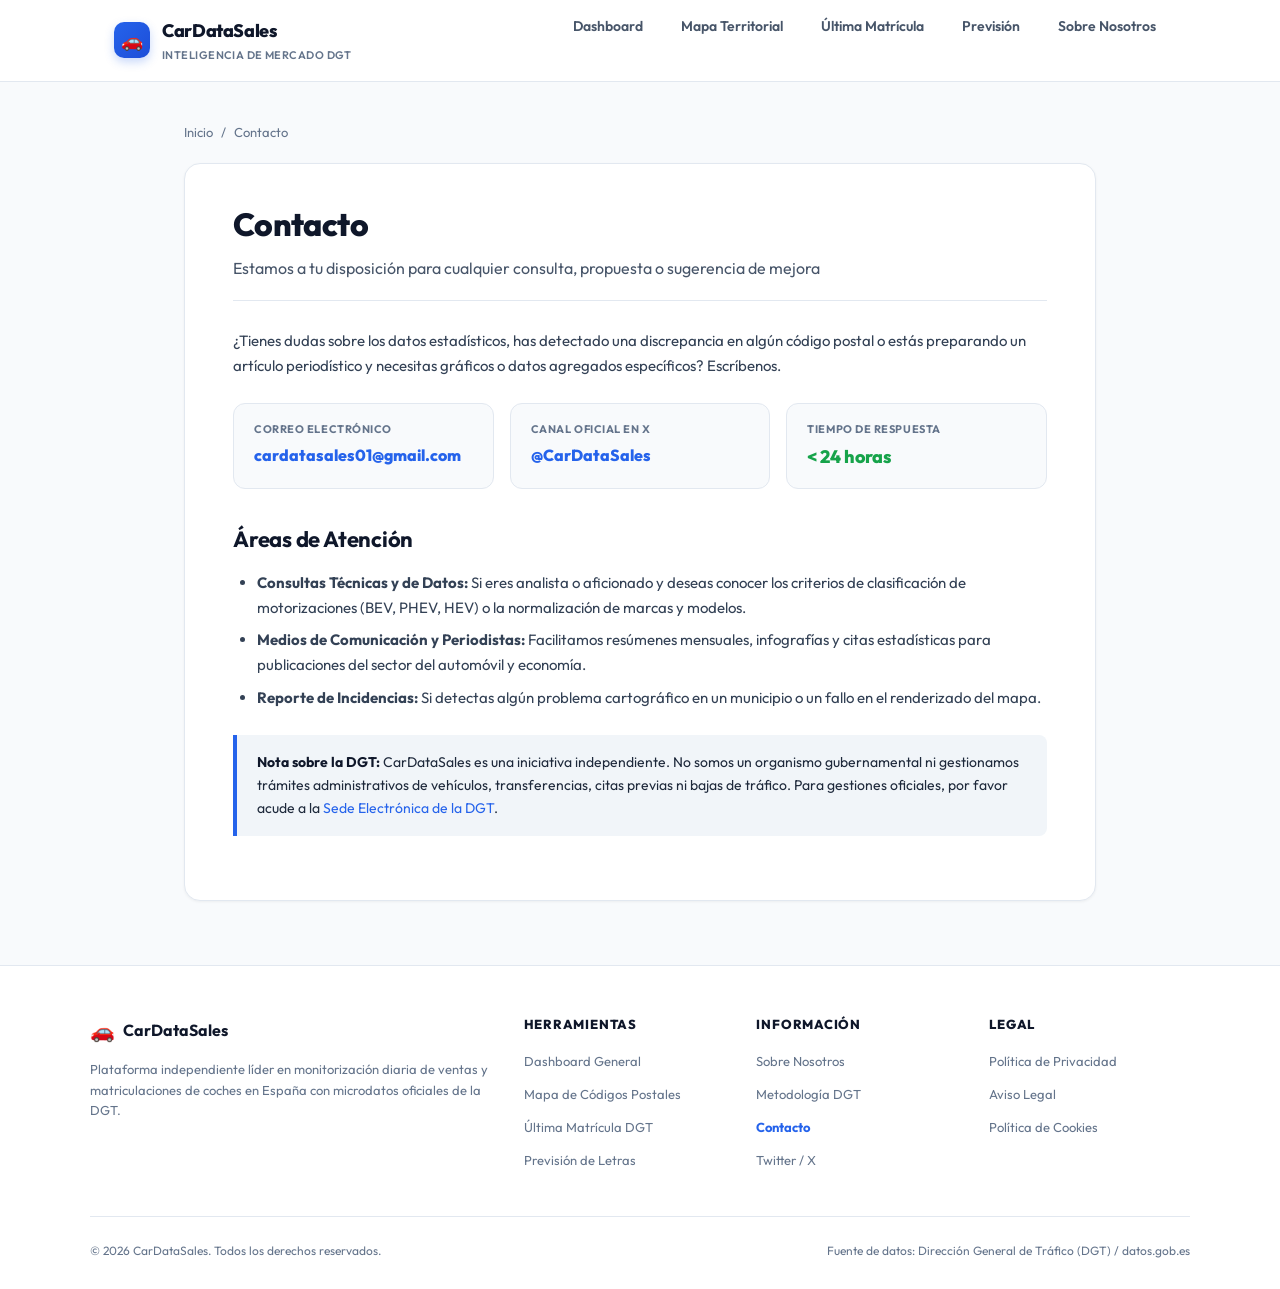
<file: dashboard/contacto.html>
<!DOCTYPE html>
<html lang="es">
<head>
    <meta charset="UTF-8">
    <meta name="viewport" content="width=device-width, initial-scale=1.0">
    <title>Contacto | CarDataSales</title>
    <meta name="description" content="Contacta con el equipo de CarDataSales. Consultas sobre datos de matriculaciones, sugerencias, colaboraciones de prensa y soporte técnico.">
    <link rel="canonical" href="https://cardatasales.com/contacto">
    <link rel="icon" type="image/x-icon" href="/favicon.ico">
    <link rel="preconnect" href="https://fonts.googleapis.com">
    <link rel="preconnect" href="https://fonts.gstatic.com" crossorigin>
    <link href="https://fonts.googleapis.com/css2?family=Outfit:wght@400;500;600;700;800&display=swap" rel="stylesheet">
    <link rel="stylesheet" href="css/pages.css?v=20260918_v1">
    <!-- Google tag (gtag.js) -->
    <script async src="https://www.googletagmanager.com/gtag/js?id=G-8R4YF0TQ57"></script>
    <script>
      window.dataLayer = window.dataLayer || [];
      function gtag(){dataLayer.push(arguments);}
      gtag('js', new Date());

      gtag('config', 'G-8R4YF0TQ57', {
        send_page_view: true,
        cookie_flags: 'SameSite=None;Secure'
      });
    </script>
    <!-- Google AdSense -->
    <script async src="https://pagead2.googlesyndication.com/pagead/js/adsbygoogle.js?client=ca-pub-1171398586910114" crossorigin="anonymous"></script>
</head>
<body>
    <header class="site-header">
        <div class="header-container">
            <a href="/" class="brand-link">
                <div class="brand-icon">🚗</div>
                <div>
                    <div class="brand-name">CarDataSales</div>
                    <div class="brand-tagline">Inteligencia de Mercado DGT</div>
                </div>
            </a>
            <nav>
                <ul class="nav-links">
                    <li><a href="/">Dashboard</a></li>
                    <li><a href="/mapa">Mapa Territorial</a></li>
                    <li><a href="/ultima-matricula-dgt">Última Matrícula</a></li>
                    <li><a href="/prevision-matriculas">Previsión</a></li>
                    <li><a href="/sobre-nosotros">Sobre Nosotros</a></li>
                </ul>
            </nav>
        </div>
    </header>

    <main class="content-wrapper">
        <div class="breadcrumbs">
            <a href="/">Inicio</a> <span>/</span> <span>Contacto</span>
        </div>

        <article class="content-card">
            <h1 class="page-title">Contacto</h1>
            <div class="page-subtitle">Estamos a tu disposición para cualquier consulta, propuesta o sugerencia de mejora</div>

            <p>¿Tienes dudas sobre los datos estadísticos, has detectado una discrepancia en algún código postal o estás preparando un artículo periodístico y necesitas gráficos o datos agregados específicos? Escríbenos.</p>

            <div class="stats-badge-grid">
                <div class="stat-pill">
                    <div class="label">Correo Electrónico</div>
                    <div class="value" style="font-size: 16px; word-break: break-all;">
                        <a href="mailto:cardatasales01@gmail.com">cardatasales01@gmail.com</a>
                    </div>
                </div>
                <div class="stat-pill">
                    <div class="label">Canal Oficial en X</div>
                    <div class="value" style="font-size: 16px;">
                        <a href="https://x.com/CarDataSales" target="_blank" rel="noopener">@CarDataSales</a>
                    </div>
                </div>
                <div class="stat-pill">
                    <div class="label">Tiempo de Respuesta</div>
                    <div class="value" style="font-size: 18px; color: #16a34a;">
                        &lt; 24 horas
                    </div>
                </div>
            </div>

            <h2>Áreas de Atención</h2>
            <ul>
                <li><strong>Consultas Técnicas y de Datos:</strong> Si eres analista o aficionado y deseas conocer los criterios de clasificación de motorizaciones (BEV, PHEV, HEV) o la normalización de marcas y modelos.</li>
                <li><strong>Medios de Comunicación y Periodistas:</strong> Facilitamos resúmenes mensuales, infografías y citas estadísticas para publicaciones del sector del automóvil y economía.</li>
                <li><strong>Reporte de Incidencias:</strong> Si detectas algún problema cartográfico en un municipio o un fallo en el renderizado del mapa.</li>
            </ul>

            <div class="callout-box">
                <strong>Nota sobre la DGT:</strong> CarDataSales es una iniciativa independiente. No somos un organismo gubernamental ni gestionamos trámites administrativos de vehículos, transferencias, citas previas ni bajas de tráfico. Para gestiones oficiales, por favor acude a la <a href="https://sede.dgt.gob.es" target="_blank" rel="noopener">Sede Electrónica de la DGT</a>.
            </div>
        </article>
    </main>

    <footer class="site-footer">
        <div class="footer-container">
            <div class="footer-grid">
                <div class="footer-col">
                    <div style="display: flex; align-items: center; gap: 8px; margin-bottom: 12px;">
                        <span style="font-size: 20px;">🚗</span>
                        <strong style="font-size: 16px; color: #0f172a;">CarDataSales</strong>
                    </div>
                    <p style="font-size: 13px; color: #64748b; line-height: 1.6;">
                        Plataforma independiente líder en monitorización diaria de ventas y matriculaciones de coches en España con microdatos oficiales de la DGT.
                    </p>
                </div>
                <div class="footer-col">
                    <h4>Herramientas</h4>
                    <ul>
                        <li><a href="/">Dashboard General</a></li>
                        <li><a href="/mapa">Mapa de Códigos Postales</a></li>
                        <li><a href="/ultima-matricula-dgt">Última Matrícula DGT</a></li>
                        <li><a href="/prevision-matriculas">Previsión de Letras</a></li>
                    </ul>
                </div>
                <div class="footer-col">
                    <h4>Información</h4>
                    <ul>
                        <li><a href="/sobre-nosotros">Sobre Nosotros</a></li>
                        <li><a href="/metodologia">Metodología DGT</a></li>
                        <li><a href="/contacto" style="font-weight: 700; color: #2563eb;">Contacto</a></li>
                        <li><a href="https://x.com/CarDataSales" target="_blank" rel="noopener">Twitter / X</a></li>
                    </ul>
                </div>
                <div class="footer-col">
                    <h4>Legal</h4>
                    <ul>
                        <li><a href="/politica-de-privacidad">Política de Privacidad</a></li>
                        <li><a href="/aviso-legal">Aviso Legal</a></li>
                        <li><a href="/politica-de-cookies">Política de Cookies</a></li>
                    </ul>
                </div>
            </div>
            <div class="footer-bottom">
                <span>&copy; 2026 CarDataSales. Todos los derechos reservados.</span>
                <span>Fuente de datos: Dirección General de Tráfico (DGT) / datos.gob.es</span>
            </div>
        </div>
    </footer>
</body>
</html>
</file>
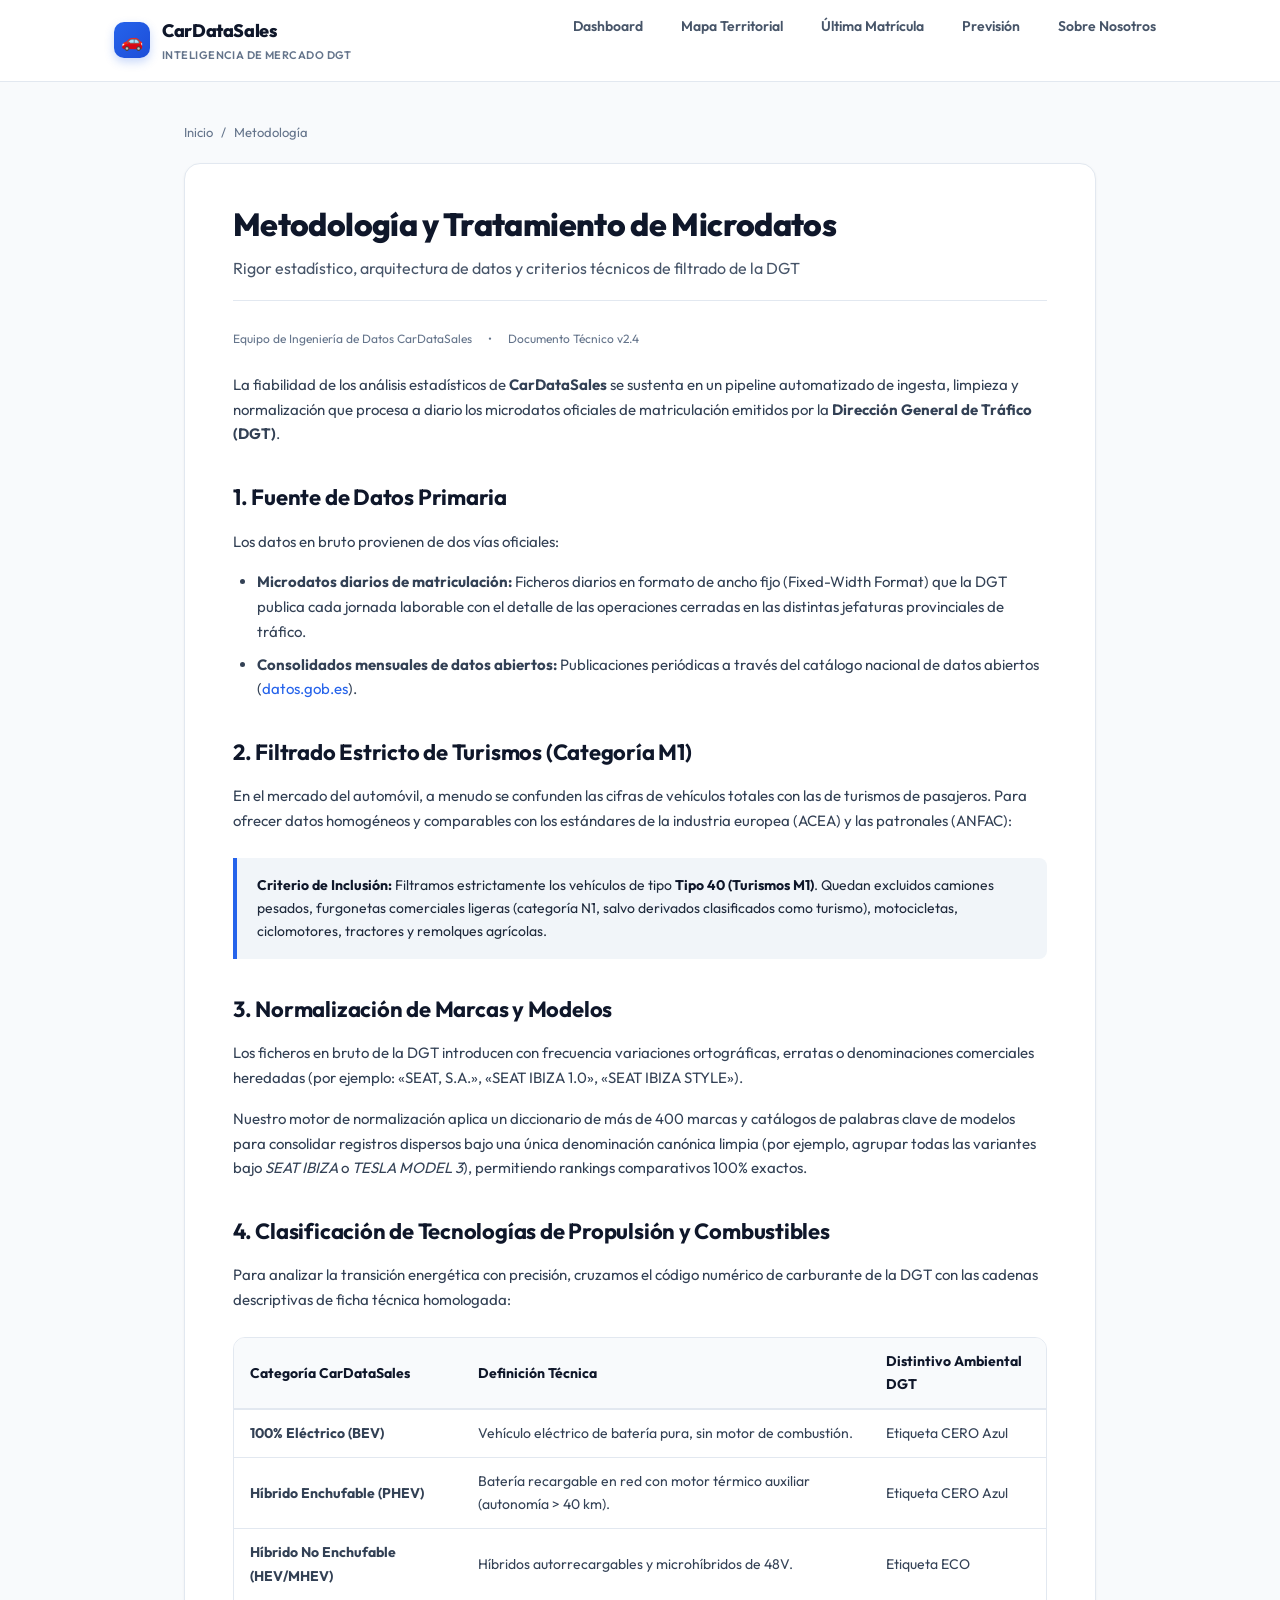
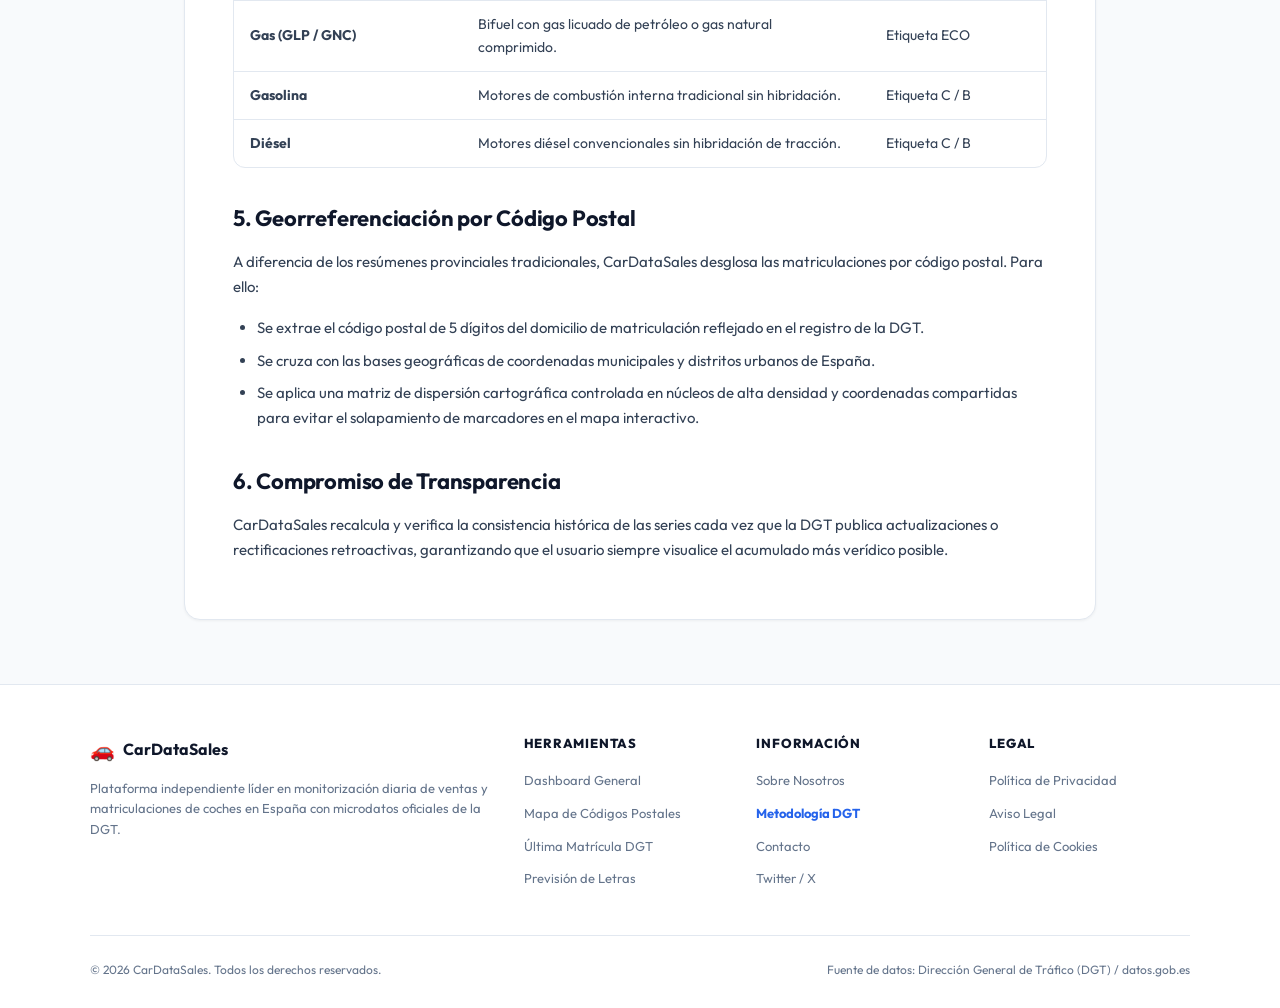
<file: dashboard/metodologia.html>
<!DOCTYPE html>
<html lang="es">
<head>
    <meta charset="UTF-8">
    <meta name="viewport" content="width=device-width, initial-scale=1.0">
    <title>Metodología y Fuentes de Datos DGT | CarDataSales</title>
    <meta name="description" content="Conoce en detalle la metodología técnica de CarDataSales: procesamiento de microdatos de la DGT, clasificación de turismos, combustibles (BEV, PHEV) y geocodificación.">
    <link rel="canonical" href="https://cardatasales.com/metodologia">
    <link rel="icon" type="image/x-icon" href="/favicon.ico">
    <link rel="preconnect" href="https://fonts.googleapis.com">
    <link rel="preconnect" href="https://fonts.gstatic.com" crossorigin>
    <link href="https://fonts.googleapis.com/css2?family=Outfit:wght@400;500;600;700;800&display=swap" rel="stylesheet">
    <link rel="stylesheet" href="css/pages.css?v=20260918_v1">
    <!-- Google tag (gtag.js) -->
    <script async src="https://www.googletagmanager.com/gtag/js?id=G-8R4YF0TQ57"></script>
    <script>
      window.dataLayer = window.dataLayer || [];
      function gtag(){dataLayer.push(arguments);}
      gtag('js', new Date());

      gtag('config', 'G-8R4YF0TQ57', {
        send_page_view: true,
        cookie_flags: 'SameSite=None;Secure'
      });
    </script>
    <!-- Google AdSense -->
    <script async src="https://pagead2.googlesyndication.com/pagead/js/adsbygoogle.js?client=ca-pub-1171398586910114" crossorigin="anonymous"></script>
</head>
<body>
    <header class="site-header">
        <div class="header-container">
            <a href="/" class="brand-link">
                <div class="brand-icon">🚗</div>
                <div>
                    <div class="brand-name">CarDataSales</div>
                    <div class="brand-tagline">Inteligencia de Mercado DGT</div>
                </div>
            </a>
            <nav>
                <ul class="nav-links">
                    <li><a href="/">Dashboard</a></li>
                    <li><a href="/mapa">Mapa Territorial</a></li>
                    <li><a href="/ultima-matricula-dgt">Última Matrícula</a></li>
                    <li><a href="/prevision-matriculas">Previsión</a></li>
                    <li><a href="/sobre-nosotros">Sobre Nosotros</a></li>
                </ul>
            </nav>
        </div>
    </header>

    <main class="content-wrapper">
        <div class="breadcrumbs">
            <a href="/">Inicio</a> <span>/</span> <span>Metodología</span>
        </div>

        <article class="content-card">
            <h1 class="page-title">Metodología y Tratamiento de Microdatos</h1>
            <div class="page-subtitle">Rigor estadístico, arquitectura de datos y criterios técnicos de filtrado de la DGT</div>
            <div class="page-meta">
                <span>Equipo de Ingeniería de Datos CarDataSales</span>
                <span>•</span>
                <span>Documento Técnico v2.4</span>
            </div>

            <p>La fiabilidad de los análisis estadísticos de <strong>CarDataSales</strong> se sustenta en un pipeline automatizado de ingesta, limpieza y normalización que procesa a diario los microdatos oficiales de matriculación emitidos por la <strong>Dirección General de Tráfico (DGT)</strong>.</p>

            <h2>1. Fuente de Datos Primaria</h2>
            <p>Los datos en bruto provienen de dos vías oficiales:</p>
            <ul>
                <li><strong>Microdatos diarios de matriculación:</strong> Ficheros diarios en formato de ancho fijo (Fixed-Width Format) que la DGT publica cada jornada laborable con el detalle de las operaciones cerradas en las distintas jefaturas provinciales de tráfico.</li>
                <li><strong>Consolidados mensuales de datos abiertos:</strong> Publicaciones periódicas a través del catálogo nacional de datos abiertos (<a href="https://datos.gob.es" target="_blank" rel="noopener">datos.gob.es</a>).</li>
            </ul>

            <h2>2. Filtrado Estricto de Turismos (Categoría M1)</h2>
            <p>En el mercado del automóvil, a menudo se confunden las cifras de vehículos totales con las de turismos de pasajeros. Para ofrecer datos homogéneos y comparables con los estándares de la industria europea (ACEA) y las patronales (ANFAC):</p>
            <div class="callout-box">
                <strong>Criterio de Inclusión:</strong> Filtramos estrictamente los vehículos de tipo <strong>Tipo 40 (Turismos M1)</strong>. Quedan excluidos camiones pesados, furgonetas comerciales ligeras (categoría N1, salvo derivados clasificados como turismo), motocicletas, ciclomotores, tractores y remolques agrícolas.
            </div>

            <h2>3. Normalización de Marcas y Modelos</h2>
            <p>Los ficheros en bruto de la DGT introducen con frecuencia variaciones ortográficas, erratas o denominaciones comerciales heredadas (por ejemplo: «SEAT, S.A.», «SEAT IBIZA 1.0», «SEAT IBIZA STYLE»).</p>
            <p>Nuestro motor de normalización aplica un diccionario de más de 400 marcas y catálogos de palabras clave de modelos para consolidar registros dispersos bajo una única denominación canónica limpia (por ejemplo, agrupar todas las variantes bajo <em>SEAT IBIZA</em> o <em>TESLA MODEL 3</em>), permitiendo rankings comparativos 100% exactos.</p>

            <h2>4. Clasificación de Tecnologías de Propulsión y Combustibles</h2>
            <p>Para analizar la transición energética con precisión, cruzamos el código numérico de carburante de la DGT con las cadenas descriptivas de ficha técnica homologada:</p>
            <div class="table-wrapper">
                <table class="content-table">
                    <thead>
                        <tr>
                            <th>Categoría CarDataSales</th>
                            <th>Definición Técnica</th>
                            <th>Distintivo Ambiental DGT</th>
                        </tr>
                    </thead>
                    <tbody>
                        <tr>
                            <td><strong>100% Eléctrico (BEV)</strong></td>
                            <td>Vehículo eléctrico de batería pura, sin motor de combustión.</td>
                            <td>Etiqueta CERO Azul</td>
                        </tr>
                        <tr>
                            <td><strong>Híbrido Enchufable (PHEV)</strong></td>
                            <td>Batería recargable en red con motor térmico auxiliar (autonomía &gt; 40 km).</td>
                            <td>Etiqueta CERO Azul</td>
                        </tr>
                        <tr>
                            <td><strong>Híbrido No Enchufable (HEV/MHEV)</strong></td>
                            <td>Híbridos autorrecargables y microhíbridos de 48V.</td>
                            <td>Etiqueta ECO</td>
                        </tr>
                        <tr>
                            <td><strong>Gas (GLP / GNC)</strong></td>
                            <td>Bifuel con gas licuado de petróleo o gas natural comprimido.</td>
                            <td>Etiqueta ECO</td>
                        </tr>
                        <tr>
                            <td><strong>Gasolina</strong></td>
                            <td>Motores de combustión interna tradicional sin hibridación.</td>
                            <td>Etiqueta C / B</td>
                        </tr>
                        <tr>
                            <td><strong>Diésel</strong></td>
                            <td>Motores diésel convencionales sin hibridación de tracción.</td>
                            <td>Etiqueta C / B</td>
                        </tr>
                    </tbody>
                </table>
            </div>

            <h2>5. Georreferenciación por Código Postal</h2>
            <p>A diferencia de los resúmenes provinciales tradicionales, CarDataSales desglosa las matriculaciones por código postal. Para ello:</p>
            <ul>
                <li>Se extrae el código postal de 5 dígitos del domicilio de matriculación reflejado en el registro de la DGT.</li>
                <li>Se cruza con las bases geográficas de coordenadas municipales y distritos urbanos de España.</li>
                <li>Se aplica una matriz de dispersión cartográfica controlada en núcleos de alta densidad y coordenadas compartidas para evitar el solapamiento de marcadores en el mapa interactivo.</li>
            </ul>

            <h2>6. Compromiso de Transparencia</h2>
            <p>CarDataSales recalcula y verifica la consistencia histórica de las series cada vez que la DGT publica actualizaciones o rectificaciones retroactivas, garantizando que el usuario siempre visualice el acumulado más verídico posible.</p>
        </article>
    </main>

    <footer class="site-footer">
        <div class="footer-container">
            <div class="footer-grid">
                <div class="footer-col">
                    <div style="display: flex; align-items: center; gap: 8px; margin-bottom: 12px;">
                        <span style="font-size: 20px;">🚗</span>
                        <strong style="font-size: 16px; color: #0f172a;">CarDataSales</strong>
                    </div>
                    <p style="font-size: 13px; color: #64748b; line-height: 1.6;">
                        Plataforma independiente líder en monitorización diaria de ventas y matriculaciones de coches en España con microdatos oficiales de la DGT.
                    </p>
                </div>
                <div class="footer-col">
                    <h4>Herramientas</h4>
                    <ul>
                        <li><a href="/">Dashboard General</a></li>
                        <li><a href="/mapa">Mapa de Códigos Postales</a></li>
                        <li><a href="/ultima-matricula-dgt">Última Matrícula DGT</a></li>
                        <li><a href="/prevision-matriculas">Previsión de Letras</a></li>
                    </ul>
                </div>
                <div class="footer-col">
                    <h4>Información</h4>
                    <ul>
                        <li><a href="/sobre-nosotros">Sobre Nosotros</a></li>
                        <li><a href="/metodologia" style="font-weight: 700; color: #2563eb;">Metodología DGT</a></li>
                        <li><a href="/contacto">Contacto</a></li>
                        <li><a href="https://x.com/CarDataSales" target="_blank" rel="noopener">Twitter / X</a></li>
                    </ul>
                </div>
                <div class="footer-col">
                    <h4>Legal</h4>
                    <ul>
                        <li><a href="/politica-de-privacidad">Política de Privacidad</a></li>
                        <li><a href="/aviso-legal">Aviso Legal</a></li>
                        <li><a href="/politica-de-cookies">Política de Cookies</a></li>
                    </ul>
                </div>
            </div>
            <div class="footer-bottom">
                <span>&copy; 2026 CarDataSales. Todos los derechos reservados.</span>
                <span>Fuente de datos: Dirección General de Tráfico (DGT) / datos.gob.es</span>
            </div>
        </div>
    </footer>
</body>
</html>
</file>
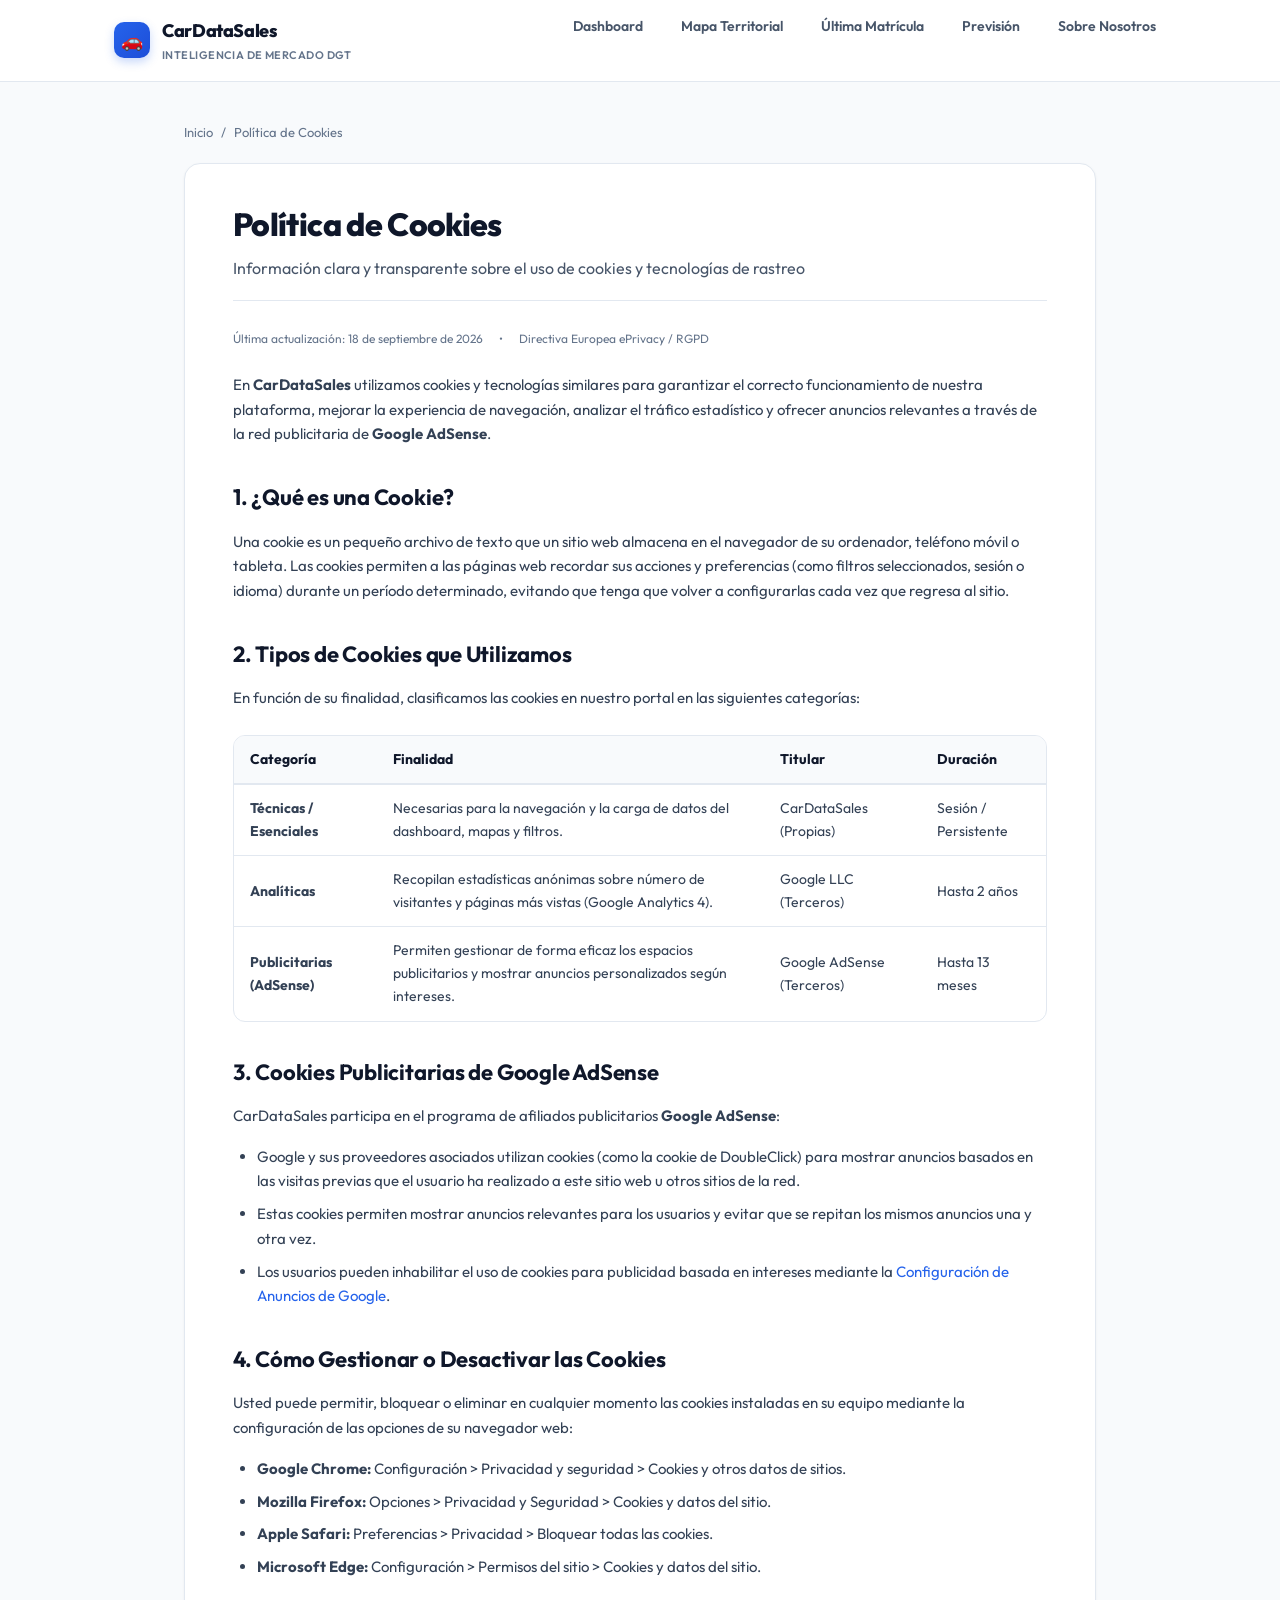
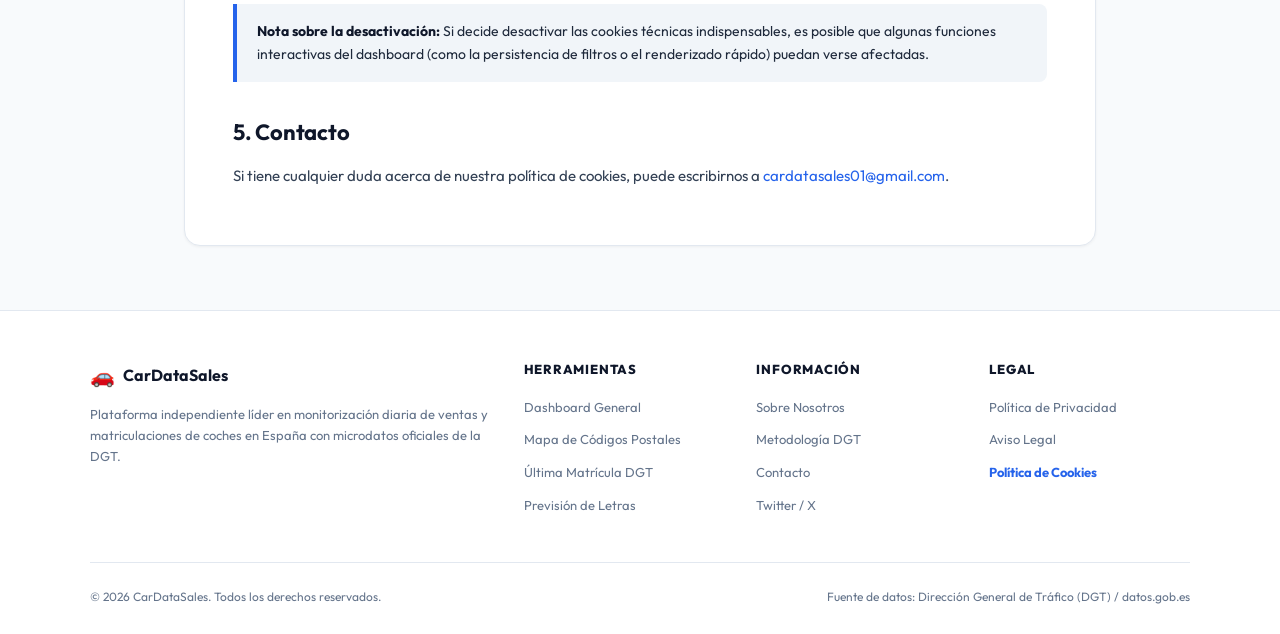
<file: dashboard/politica-de-cookies.html>
<!DOCTYPE html>
<html lang="es">
<head>
    <meta charset="UTF-8">
    <meta name="viewport" content="width=device-width, initial-scale=1.0">
    <title>Política de Cookies | CarDataSales</title>
    <meta name="description" content="Información detallada sobre el uso de cookies propias y de terceros en CarDataSales: Google AdSense, analítica y configuración del navegador.">
    <link rel="canonical" href="https://cardatasales.com/politica-de-cookies">
    <link rel="icon" type="image/x-icon" href="/favicon.ico">
    <link rel="preconnect" href="https://fonts.googleapis.com">
    <link rel="preconnect" href="https://fonts.gstatic.com" crossorigin>
    <link href="https://fonts.googleapis.com/css2?family=Outfit:wght@400;500;600;700;800&display=swap" rel="stylesheet">
    <link rel="stylesheet" href="css/pages.css?v=20260918_v1">
    <!-- Google tag (gtag.js) -->
    <script async src="https://www.googletagmanager.com/gtag/js?id=G-8R4YF0TQ57"></script>
    <script>
      window.dataLayer = window.dataLayer || [];
      function gtag(){dataLayer.push(arguments);}
      gtag('js', new Date());

      gtag('config', 'G-8R4YF0TQ57', {
        send_page_view: true,
        cookie_flags: 'SameSite=None;Secure'
      });
    </script>
    <!-- Google AdSense -->
    <script async src="https://pagead2.googlesyndication.com/pagead/js/adsbygoogle.js?client=ca-pub-1171398586910114" crossorigin="anonymous"></script>
</head>
<body>
    <header class="site-header">
        <div class="header-container">
            <a href="/" class="brand-link">
                <div class="brand-icon">🚗</div>
                <div>
                    <div class="brand-name">CarDataSales</div>
                    <div class="brand-tagline">Inteligencia de Mercado DGT</div>
                </div>
            </a>
            <nav>
                <ul class="nav-links">
                    <li><a href="/">Dashboard</a></li>
                    <li><a href="/mapa">Mapa Territorial</a></li>
                    <li><a href="/ultima-matricula-dgt">Última Matrícula</a></li>
                    <li><a href="/prevision-matriculas">Previsión</a></li>
                    <li><a href="/sobre-nosotros">Sobre Nosotros</a></li>
                </ul>
            </nav>
        </div>
    </header>

    <main class="content-wrapper">
        <div class="breadcrumbs">
            <a href="/">Inicio</a> <span>/</span> <span>Política de Cookies</span>
        </div>

        <article class="content-card">
            <h1 class="page-title">Política de Cookies</h1>
            <div class="page-subtitle">Información clara y transparente sobre el uso de cookies y tecnologías de rastreo</div>
            <div class="page-meta">
                <span>Última actualización: 18 de septiembre de 2026</span>
                <span>•</span>
                <span>Directiva Europea ePrivacy / RGPD</span>
            </div>

            <p>En <strong>CarDataSales</strong> utilizamos cookies y tecnologías similares para garantizar el correcto funcionamiento de nuestra plataforma, mejorar la experiencia de navegación, analizar el tráfico estadístico y ofrecer anuncios relevantes a través de la red publicitaria de <strong>Google AdSense</strong>.</p>

            <h2>1. ¿Qué es una Cookie?</h2>
            <p>Una cookie es un pequeño archivo de texto que un sitio web almacena en el navegador de su ordenador, teléfono móvil o tableta. Las cookies permiten a las páginas web recordar sus acciones y preferencias (como filtros seleccionados, sesión o idioma) durante un período determinado, evitando que tenga que volver a configurarlas cada vez que regresa al sitio.</p>

            <h2>2. Tipos de Cookies que Utilizamos</h2>
            <p>En función de su finalidad, clasificamos las cookies en nuestro portal en las siguientes categorías:</p>

            <div class="table-wrapper">
                <table class="content-table">
                    <thead>
                        <tr>
                            <th>Categoría</th>
                            <th>Finalidad</th>
                            <th>Titular</th>
                            <th>Duración</th>
                        </tr>
                    </thead>
                    <tbody>
                        <tr>
                            <td><strong>Técnicas / Esenciales</strong></td>
                            <td>Necesarias para la navegación y la carga de datos del dashboard, mapas y filtros.</td>
                            <td>CarDataSales (Propias)</td>
                            <td>Sesión / Persistente</td>
                        </tr>
                        <tr>
                            <td><strong>Analíticas</strong></td>
                            <td>Recopilan estadísticas anónimas sobre número de visitantes y páginas más vistas (Google Analytics 4).</td>
                            <td>Google LLC (Terceros)</td>
                            <td>Hasta 2 años</td>
                        </tr>
                        <tr>
                            <td><strong>Publicitarias (AdSense)</strong></td>
                            <td>Permiten gestionar de forma eficaz los espacios publicitarios y mostrar anuncios personalizados según intereses.</td>
                            <td>Google AdSense (Terceros)</td>
                            <td>Hasta 13 meses</td>
                        </tr>
                    </tbody>
                </table>
            </div>

            <h2>3. Cookies Publicitarias de Google AdSense</h2>
            <p>CarDataSales participa en el programa de afiliados publicitarios <strong>Google AdSense</strong>:</p>
            <ul>
                <li>Google y sus proveedores asociados utilizan cookies (como la cookie de DoubleClick) para mostrar anuncios basados en las visitas previas que el usuario ha realizado a este sitio web u otros sitios de la red.</li>
                <li>Estas cookies permiten mostrar anuncios relevantes para los usuarios y evitar que se repitan los mismos anuncios una y otra vez.</li>
                <li>Los usuarios pueden inhabilitar el uso de cookies para publicidad basada en intereses mediante la <a href="https://adssettings.google.com" target="_blank" rel="noopener">Configuración de Anuncios de Google</a>.</li>
            </ul>

            <h2>4. Cómo Gestionar o Desactivar las Cookies</h2>
            <p>Usted puede permitir, bloquear o eliminar en cualquier momento las cookies instaladas en su equipo mediante la configuración de las opciones de su navegador web:</p>
            <ul>
                <li><strong>Google Chrome:</strong> Configuración &gt; Privacidad y seguridad &gt; Cookies y otros datos de sitios.</li>
                <li><strong>Mozilla Firefox:</strong> Opciones &gt; Privacidad y Seguridad &gt; Cookies y datos del sitio.</li>
                <li><strong>Apple Safari:</strong> Preferencias &gt; Privacidad &gt; Bloquear todas las cookies.</li>
                <li><strong>Microsoft Edge:</strong> Configuración &gt; Permisos del sitio &gt; Cookies y datos del sitio.</li>
            </ul>
            <div class="callout-box">
                <strong>Nota sobre la desactivación:</strong> Si decide desactivar las cookies técnicas indispensables, es posible que algunas funciones interactivas del dashboard (como la persistencia de filtros o el renderizado rápido) puedan verse afectadas.
            </div>

            <h2>5. Contacto</h2>
            <p>Si tiene cualquier duda acerca de nuestra política de cookies, puede escribirnos a <a href="mailto:cardatasales01@gmail.com">cardatasales01@gmail.com</a>.</p>
        </article>
    </main>

    <footer class="site-footer">
        <div class="footer-container">
            <div class="footer-grid">
                <div class="footer-col">
                    <div style="display: flex; align-items: center; gap: 8px; margin-bottom: 12px;">
                        <span style="font-size: 20px;">🚗</span>
                        <strong style="font-size: 16px; color: #0f172a;">CarDataSales</strong>
                    </div>
                    <p style="font-size: 13px; color: #64748b; line-height: 1.6;">
                        Plataforma independiente líder en monitorización diaria de ventas y matriculaciones de coches en España con microdatos oficiales de la DGT.
                    </p>
                </div>
                <div class="footer-col">
                    <h4>Herramientas</h4>
                    <ul>
                        <li><a href="/">Dashboard General</a></li>
                        <li><a href="/mapa">Mapa de Códigos Postales</a></li>
                        <li><a href="/ultima-matricula-dgt">Última Matrícula DGT</a></li>
                        <li><a href="/prevision-matriculas">Previsión de Letras</a></li>
                    </ul>
                </div>
                <div class="footer-col">
                    <h4>Información</h4>
                    <ul>
                        <li><a href="/sobre-nosotros">Sobre Nosotros</a></li>
                        <li><a href="/metodologia">Metodología DGT</a></li>
                        <li><a href="/contacto">Contacto</a></li>
                        <li><a href="https://x.com/CarDataSales" target="_blank" rel="noopener">Twitter / X</a></li>
                    </ul>
                </div>
                <div class="footer-col">
                    <h4>Legal</h4>
                    <ul>
                        <li><a href="/politica-de-privacidad">Política de Privacidad</a></li>
                        <li><a href="/aviso-legal">Aviso Legal</a></li>
                        <li><a href="/politica-de-cookies" style="font-weight: 700; color: #2563eb;">Política de Cookies</a></li>
                    </ul>
                </div>
            </div>
            <div class="footer-bottom">
                <span>&copy; 2026 CarDataSales. Todos los derechos reservados.</span>
                <span>Fuente de datos: Dirección General de Tráfico (DGT) / datos.gob.es</span>
            </div>
        </div>
    </footer>
</body>
</html>
</file>
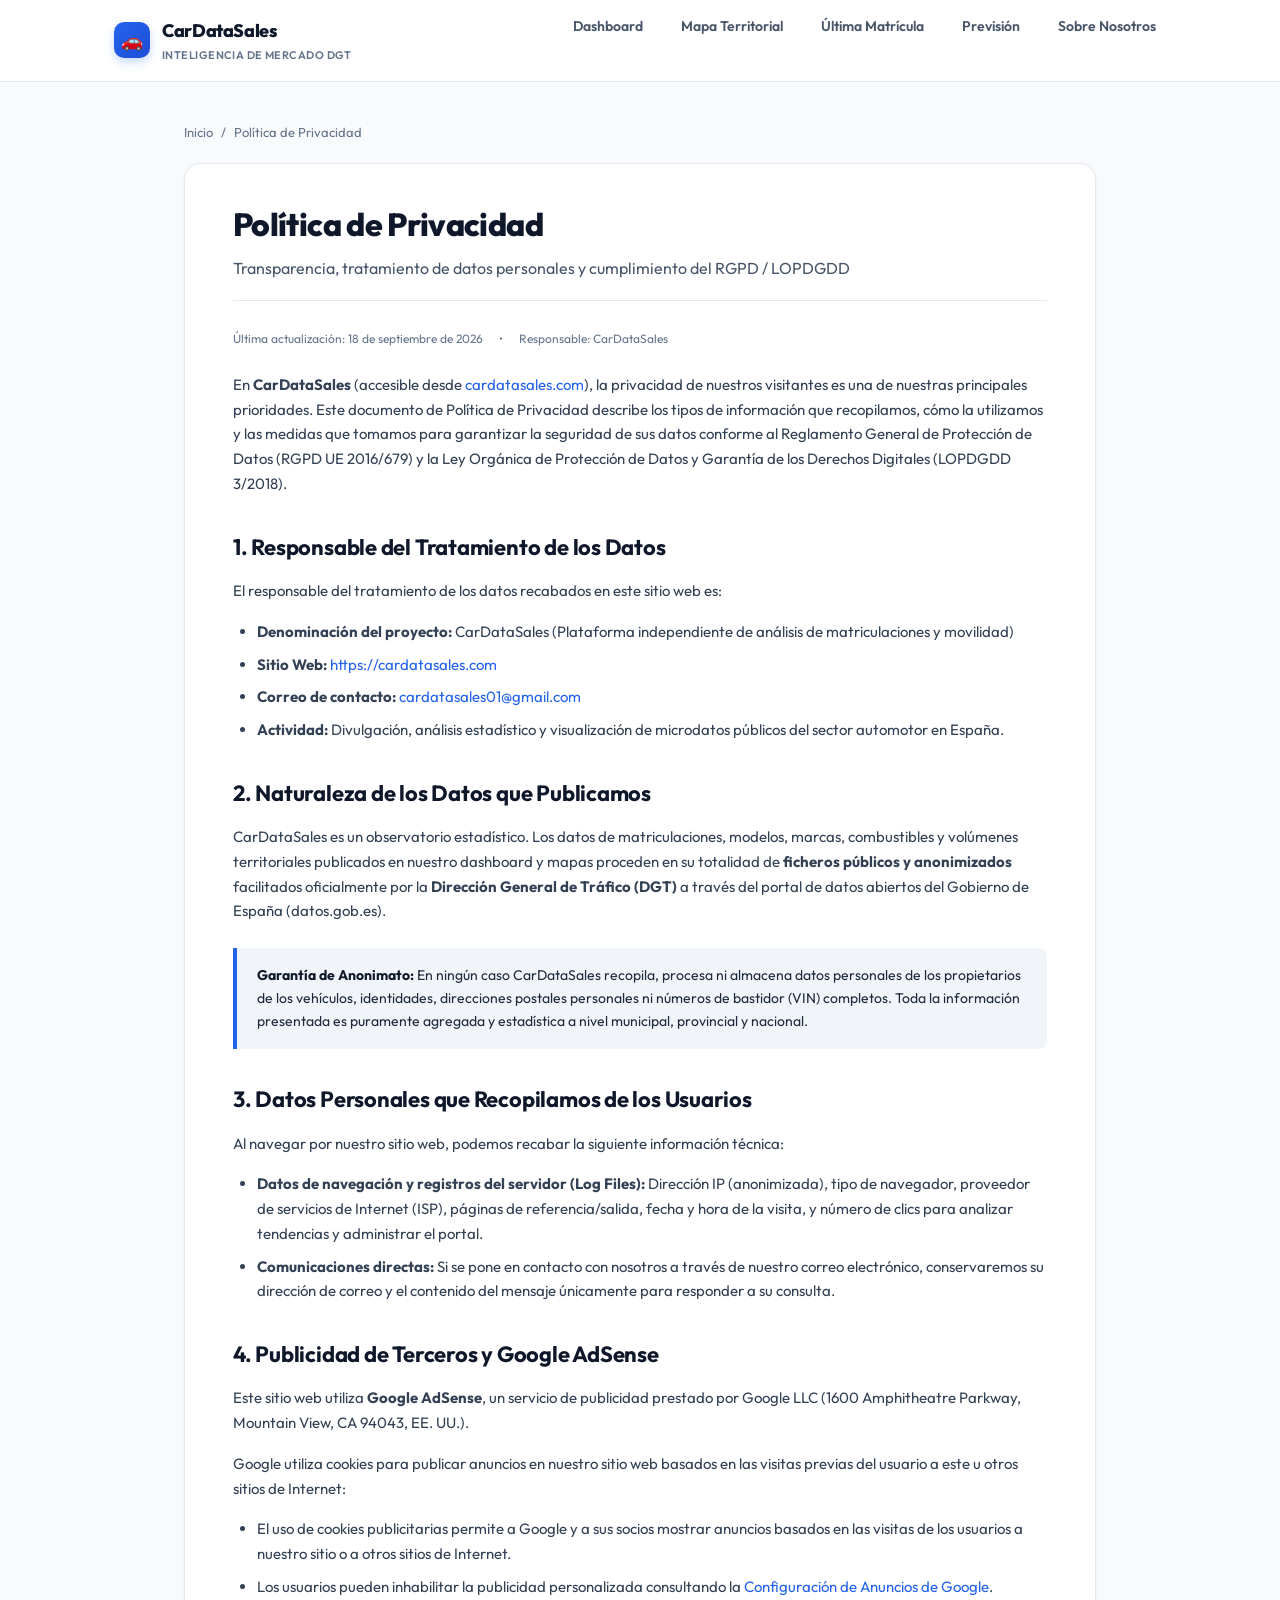
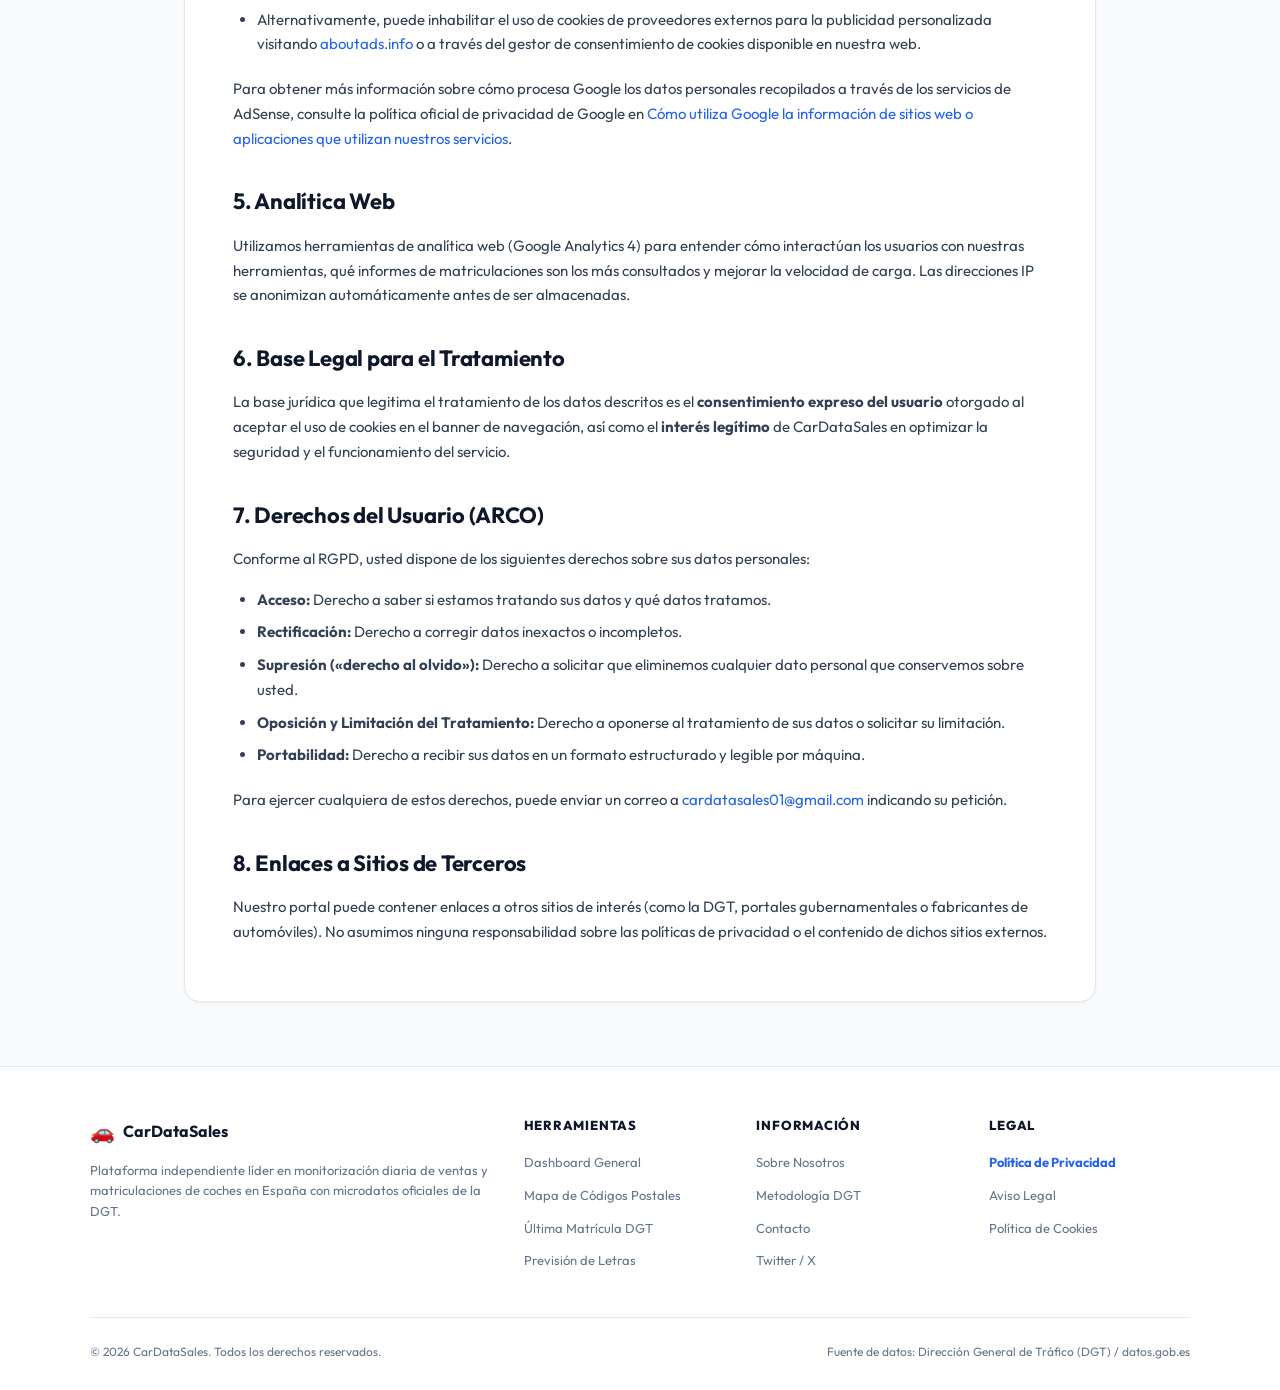
<file: dashboard/politica-de-privacidad.html>
<!DOCTYPE html>
<html lang="es">
<head>
    <meta charset="UTF-8">
    <meta name="viewport" content="width=device-width, initial-scale=1.0">
    <title>Política de Privacidad | CarDataSales</title>
    <meta name="description" content="Política de privacidad de CarDataSales. Información sobre protección de datos personales, cookies, Google AdSense y derechos del usuario conforme al RGPD.">
    <link rel="canonical" href="https://cardatasales.com/politica-de-privacidad">
    <link rel="icon" type="image/x-icon" href="/favicon.ico">
    <link rel="preconnect" href="https://fonts.googleapis.com">
    <link rel="preconnect" href="https://fonts.gstatic.com" crossorigin>
    <link href="https://fonts.googleapis.com/css2?family=Outfit:wght@400;500;600;700;800&display=swap" rel="stylesheet">
    <link rel="stylesheet" href="css/pages.css?v=20260918_v1">
    <!-- Google tag (gtag.js) -->
    <script async src="https://www.googletagmanager.com/gtag/js?id=G-8R4YF0TQ57"></script>
    <script>
      window.dataLayer = window.dataLayer || [];
      function gtag(){dataLayer.push(arguments);}
      gtag('js', new Date());

      gtag('config', 'G-8R4YF0TQ57', {
        send_page_view: true,
        cookie_flags: 'SameSite=None;Secure'
      });
    </script>
    <!-- Google AdSense -->
    <script async src="https://pagead2.googlesyndication.com/pagead/js/adsbygoogle.js?client=ca-pub-1171398586910114" crossorigin="anonymous"></script>
</head>
<body>
    <header class="site-header">
        <div class="header-container">
            <a href="/" class="brand-link">
                <div class="brand-icon">🚗</div>
                <div>
                    <div class="brand-name">CarDataSales</div>
                    <div class="brand-tagline">Inteligencia de Mercado DGT</div>
                </div>
            </a>
            <nav>
                <ul class="nav-links">
                    <li><a href="/">Dashboard</a></li>
                    <li><a href="/mapa">Mapa Territorial</a></li>
                    <li><a href="/ultima-matricula-dgt">Última Matrícula</a></li>
                    <li><a href="/prevision-matriculas">Previsión</a></li>
                    <li><a href="/sobre-nosotros">Sobre Nosotros</a></li>
                </ul>
            </nav>
        </div>
    </header>

    <main class="content-wrapper">
        <div class="breadcrumbs">
            <a href="/">Inicio</a> <span>/</span> <span>Política de Privacidad</span>
        </div>

        <article class="content-card">
            <h1 class="page-title">Política de Privacidad</h1>
            <div class="page-subtitle">Transparencia, tratamiento de datos personales y cumplimiento del RGPD / LOPDGDD</div>
            <div class="page-meta">
                <span>Última actualización: 18 de septiembre de 2026</span>
                <span>•</span>
                <span>Responsable: CarDataSales</span>
            </div>

            <p>En <strong>CarDataSales</strong> (accesible desde <a href="https://cardatasales.com">cardatasales.com</a>), la privacidad de nuestros visitantes es una de nuestras principales prioridades. Este documento de Política de Privacidad describe los tipos de información que recopilamos, cómo la utilizamos y las medidas que tomamos para garantizar la seguridad de sus datos conforme al Reglamento General de Protección de Datos (RGPD UE 2016/679) y la Ley Orgánica de Protección de Datos y Garantía de los Derechos Digitales (LOPDGDD 3/2018).</p>

            <h2>1. Responsable del Tratamiento de los Datos</h2>
            <p>El responsable del tratamiento de los datos recabados en este sitio web es:</p>
            <ul>
                <li><strong>Denominación del proyecto:</strong> CarDataSales (Plataforma independiente de análisis de matriculaciones y movilidad)</li>
                <li><strong>Sitio Web:</strong> <a href="https://cardatasales.com">https://cardatasales.com</a></li>
                <li><strong>Correo de contacto:</strong> <a href="mailto:cardatasales01@gmail.com">cardatasales01@gmail.com</a></li>
                <li><strong>Actividad:</strong> Divulgación, análisis estadístico y visualización de microdatos públicos del sector automotor en España.</li>
            </ul>

            <h2>2. Naturaleza de los Datos que Publicamos</h2>
            <p>CarDataSales es un observatorio estadístico. Los datos de matriculaciones, modelos, marcas, combustibles y volúmenes territoriales publicados en nuestro dashboard y mapas proceden en su totalidad de <strong>ficheros públicos y anonimizados</strong> facilitados oficialmente por la <strong>Dirección General de Tráfico (DGT)</strong> a través del portal de datos abiertos del Gobierno de España (datos.gob.es).</p>
            <div class="callout-box">
                <strong>Garantía de Anonimato:</strong> En ningún caso CarDataSales recopila, procesa ni almacena datos personales de los propietarios de los vehículos, identidades, direcciones postales personales ni números de bastidor (VIN) completos. Toda la información presentada es puramente agregada y estadística a nivel municipal, provincial y nacional.
            </div>

            <h2>3. Datos Personales que Recopilamos de los Usuarios</h2>
            <p>Al navegar por nuestro sitio web, podemos recabar la siguiente información técnica:</p>
            <ul>
                <li><strong>Datos de navegación y registros del servidor (Log Files):</strong> Dirección IP (anonimizada), tipo de navegador, proveedor de servicios de Internet (ISP), páginas de referencia/salida, fecha y hora de la visita, y número de clics para analizar tendencias y administrar el portal.</li>
                <li><strong>Comunicaciones directas:</strong> Si se pone en contacto con nosotros a través de nuestro correo electrónico, conservaremos su dirección de correo y el contenido del mensaje únicamente para responder a su consulta.</li>
            </ul>

            <h2>4. Publicidad de Terceros y Google AdSense</h2>
            <p>Este sitio web utiliza <strong>Google AdSense</strong>, un servicio de publicidad prestado por Google LLC (1600 Amphitheatre Parkway, Mountain View, CA 94043, EE. UU.).</p>
            <p>Google utiliza cookies para publicar anuncios en nuestro sitio web basados en las visitas previas del usuario a este u otros sitios de Internet:</p>
            <ul>
                <li>El uso de cookies publicitarias permite a Google y a sus socios mostrar anuncios basados en las visitas de los usuarios a nuestro sitio o a otros sitios de Internet.</li>
                <li>Los usuarios pueden inhabilitar la publicidad personalizada consultando la <a href="https://adssettings.google.com" target="_blank" rel="noopener">Configuración de Anuncios de Google</a>.</li>
                <li>Alternativamente, puede inhabilitar el uso de cookies de proveedores externos para la publicidad personalizada visitando <a href="https://www.aboutads.info" target="_blank" rel="noopener">aboutads.info</a> o a través del gestor de consentimiento de cookies disponible en nuestra web.</li>
            </ul>
            <p>Para obtener más información sobre cómo procesa Google los datos personales recopilados a través de los servicios de AdSense, consulte la política oficial de privacidad de Google en <a href="https://policies.google.com/technologies/partner-sites" target="_blank" rel="noopener">Cómo utiliza Google la información de sitios web o aplicaciones que utilizan nuestros servicios</a>.</p>

            <h2>5. Analítica Web</h2>
            <p>Utilizamos herramientas de analítica web (Google Analytics 4) para entender cómo interactúan los usuarios con nuestras herramientas, qué informes de matriculaciones son los más consultados y mejorar la velocidad de carga. Las direcciones IP se anonimizan automáticamente antes de ser almacenadas.</p>

            <h2>6. Base Legal para el Tratamiento</h2>
            <p>La base jurídica que legitima el tratamiento de los datos descritos es el <strong>consentimiento expreso del usuario</strong> otorgado al aceptar el uso de cookies en el banner de navegación, así como el <strong>interés legítimo</strong> de CarDataSales en optimizar la seguridad y el funcionamiento del servicio.</p>

            <h2>7. Derechos del Usuario (ARCO)</h2>
            <p>Conforme al RGPD, usted dispone de los siguientes derechos sobre sus datos personales:</p>
            <ul>
                <li><strong>Acceso:</strong> Derecho a saber si estamos tratando sus datos y qué datos tratamos.</li>
                <li><strong>Rectificación:</strong> Derecho a corregir datos inexactos o incompletos.</li>
                <li><strong>Supresión («derecho al olvido»):</strong> Derecho a solicitar que eliminemos cualquier dato personal que conservemos sobre usted.</li>
                <li><strong>Oposición y Limitación del Tratamiento:</strong> Derecho a oponerse al tratamiento de sus datos o solicitar su limitación.</li>
                <li><strong>Portabilidad:</strong> Derecho a recibir sus datos en un formato estructurado y legible por máquina.</li>
            </ul>
            <p>Para ejercer cualquiera de estos derechos, puede enviar un correo a <a href="mailto:cardatasales01@gmail.com">cardatasales01@gmail.com</a> indicando su petición.</p>

            <h2>8. Enlaces a Sitios de Terceros</h2>
            <p>Nuestro portal puede contener enlaces a otros sitios de interés (como la DGT, portales gubernamentales o fabricantes de automóviles). No asumimos ninguna responsabilidad sobre las políticas de privacidad o el contenido de dichos sitios externos.</p>
        </article>
    </main>

    <footer class="site-footer">
        <div class="footer-container">
            <div class="footer-grid">
                <div class="footer-col">
                    <div style="display: flex; align-items: center; gap: 8px; margin-bottom: 12px;">
                        <span style="font-size: 20px;">🚗</span>
                        <strong style="font-size: 16px; color: #0f172a;">CarDataSales</strong>
                    </div>
                    <p style="font-size: 13px; color: #64748b; line-height: 1.6;">
                        Plataforma independiente líder en monitorización diaria de ventas y matriculaciones de coches en España con microdatos oficiales de la DGT.
                    </p>
                </div>
                <div class="footer-col">
                    <h4>Herramientas</h4>
                    <ul>
                        <li><a href="/">Dashboard General</a></li>
                        <li><a href="/mapa">Mapa de Códigos Postales</a></li>
                        <li><a href="/ultima-matricula-dgt">Última Matrícula DGT</a></li>
                        <li><a href="/prevision-matriculas">Previsión de Letras</a></li>
                    </ul>
                </div>
                <div class="footer-col">
                    <h4>Información</h4>
                    <ul>
                        <li><a href="/sobre-nosotros">Sobre Nosotros</a></li>
                        <li><a href="/metodologia">Metodología DGT</a></li>
                        <li><a href="/contacto">Contacto</a></li>
                        <li><a href="https://x.com/CarDataSales" target="_blank" rel="noopener">Twitter / X</a></li>
                    </ul>
                </div>
                <div class="footer-col">
                    <h4>Legal</h4>
                    <ul>
                        <li><a href="/politica-de-privacidad" style="font-weight: 700; color: #2563eb;">Política de Privacidad</a></li>
                        <li><a href="/aviso-legal">Aviso Legal</a></li>
                        <li><a href="/politica-de-cookies">Política de Cookies</a></li>
                    </ul>
                </div>
            </div>
            <div class="footer-bottom">
                <span>&copy; 2026 CarDataSales. Todos los derechos reservados.</span>
                <span>Fuente de datos: Dirección General de Tráfico (DGT) / datos.gob.es</span>
            </div>
        </div>
    </footer>
</body>
</html>
</file>
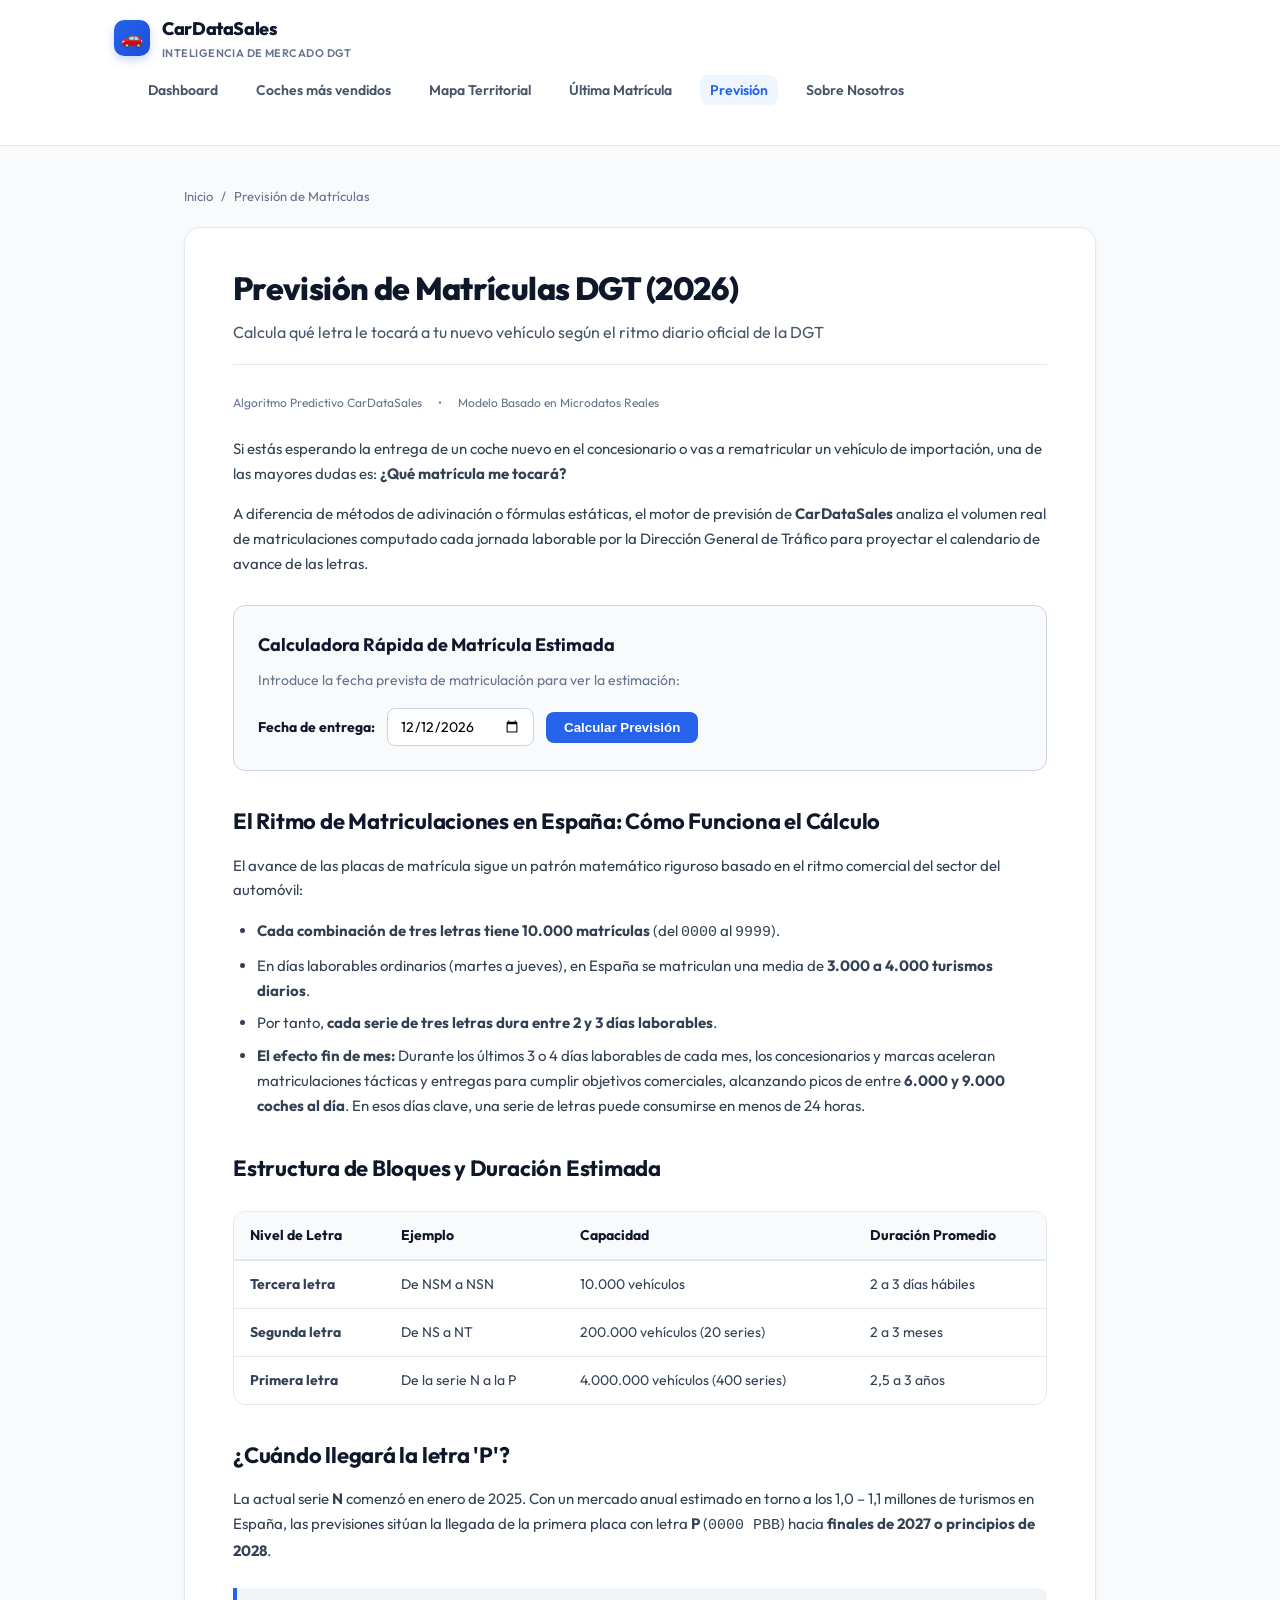
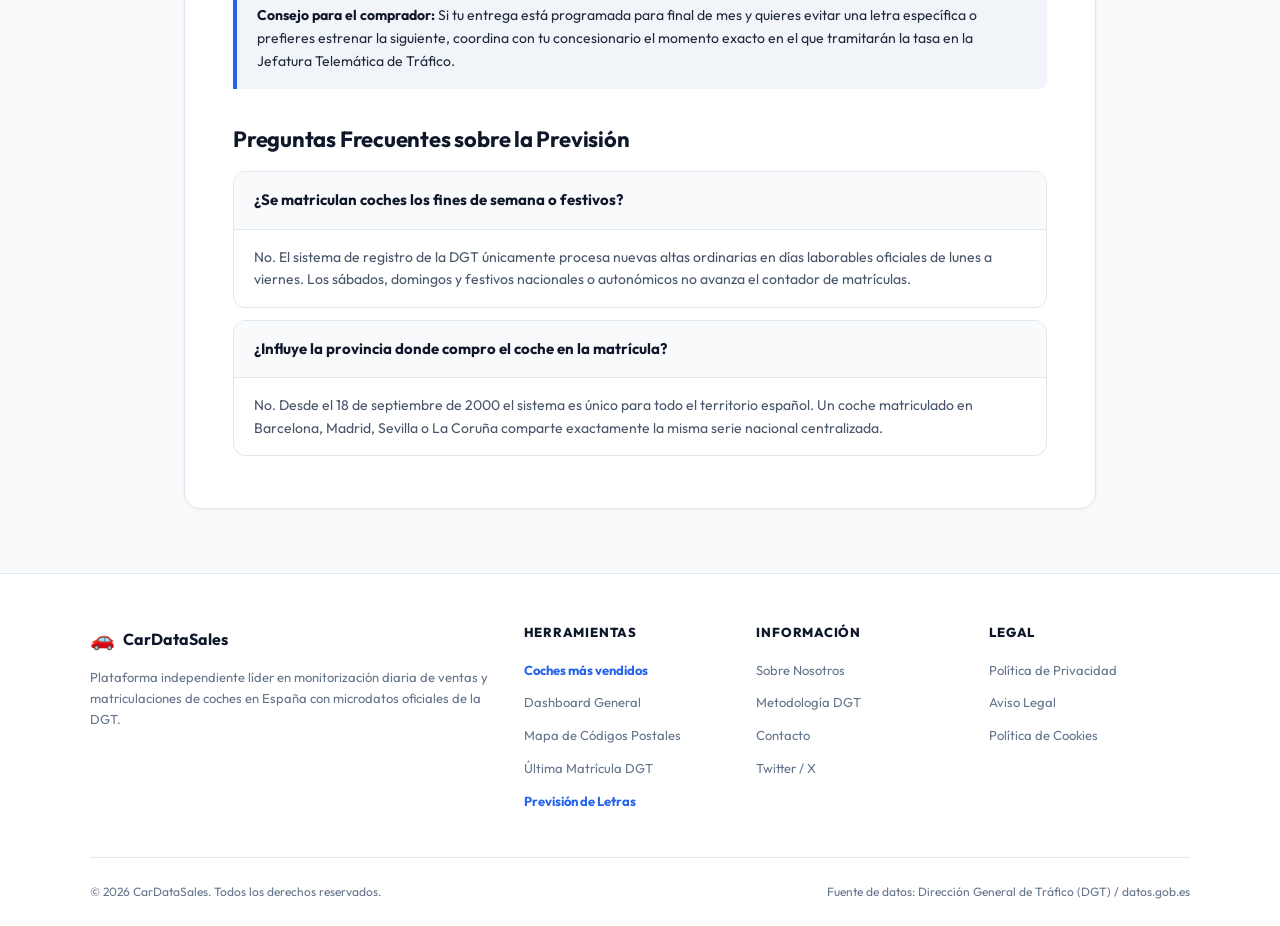
<file: dashboard/prevision-matriculas.html>
<!DOCTYPE html>
<html lang="es">
<head>
    <meta charset="UTF-8">
    <meta name="viewport" content="width=device-width, initial-scale=1.0">
    <title>Previsión de Matrículas DGT (2026) · Qué Letra me Tocará | CarDataSales</title>
    <meta name="description" content="Calcula y estima qué matrícula le corresponderá a tu coche nuevo en España. Calendario de previsión de letras de la DGT, ritmo diario e historial de ventas.">
    <link rel="canonical" href="https://cardatasales.com/prevision-matriculas">
    <link rel="icon" type="image/x-icon" href="/favicon.ico">
    <link rel="preconnect" href="https://fonts.googleapis.com">
    <link rel="preconnect" href="https://fonts.gstatic.com" crossorigin>
    <link href="https://fonts.googleapis.com/css2?family=Outfit:wght@400;500;600;700;800;900&display=swap" rel="stylesheet">
    <link rel="stylesheet" href="css/pages.css?v=20260918_v1">
    <script type="application/ld+json">
    {
      "@context": "https://schema.org",
      "@type": "FAQPage",
      "mainEntity": [
        {
          "@type": "Question",
          "name": "¿Cómo saber qué matrícula le tocará a mi coche nuevo?",
          "acceptedAnswer": {
            "@type": "Answer",
            "text": "Conociendo el ritmo diario de matriculaciones en España (entre 3.000 y 4.500 turismos en días laborables ordinarios, elevándose hasta 8.000 a final de mes) y la última serie emitida por la DGT, es posible calcular con gran precisión qué bloque de letras se otorgará en la fecha prevista de entrega."
          }
        },
        {
          "@type": "Question",
          "name": "¿Cuánto tarda en cambiar una letra de matrícula en España?",
          "acceptedAnswer": {
            "@type": "Answer",
            "text": "Cada tercera letra (por ejemplo, de NSM a NSN) abarca 10.000 coches (del 0000 al 9999) y suele consumirse en aproximadamente 2 a 3 días laborables. Una segunda letra (de NS a NT) abarca 200.000 vehículos y tarda unos 2 meses. La primera letra completa (toda la serie N) requiere unos 2 años y medio a ritmo normal."
          }
        }
      ]
    }
    </script>
    <!-- Google tag (gtag.js) -->
    <script async src="https://www.googletagmanager.com/gtag/js?id=G-8R4YF0TQ57"></script>
    <script>
      window.dataLayer = window.dataLayer || [];
      function gtag(){dataLayer.push(arguments);}
      gtag('js', new Date());

      gtag('config', 'G-8R4YF0TQ57', {
        send_page_view: true,
        cookie_flags: 'SameSite=None;Secure'
      });
    </script>
    <!-- Google AdSense -->
    <script async src="https://pagead2.googlesyndication.com/pagead/js/adsbygoogle.js?client=ca-pub-1171398586910114" crossorigin="anonymous"></script>
</head>
<body>
    <header class="site-header">
        <div class="header-container">
            <a href="/" class="brand-link">
                <div class="brand-icon">🚗</div>
                <div>
                    <div class="brand-name">CarDataSales</div>
                    <div class="brand-tagline">Inteligencia de Mercado DGT</div>
                </div>
            </a>
            <nav>
                <ul class="nav-links">
                    <li><a href="/">Dashboard</a></li>
                    <li><a href="/coches-mas-vendidos-espana">Coches más vendidos</a></li>
                    <li><a href="/mapa">Mapa Territorial</a></li>
                    <li><a href="/ultima-matricula-dgt">Última Matrícula</a></li>
                    <li><a href="/prevision-matriculas" class="active">Previsión</a></li>
                    <li><a href="/sobre-nosotros">Sobre Nosotros</a></li>
                </ul>
            </nav>
        </div>
    </header>

    <main class="content-wrapper">
        <div class="breadcrumbs">
            <a href="/">Inicio</a> <span>/</span> <span>Previsión de Matrículas</span>
        </div>

        <article class="content-card">
            <h1 class="page-title">Previsión de Matrículas DGT (2026)</h1>
            <div class="page-subtitle">Calcula qué letra le tocará a tu nuevo vehículo según el ritmo diario oficial de la DGT</div>
            <div class="page-meta">
                <span>Algoritmo Predictivo CarDataSales</span>
                <span>•</span>
                <span>Modelo Basado en Microdatos Reales</span>
            </div>

            <p>Si estás esperando la entrega de un coche nuevo en el concesionario o vas a rematricular un vehículo de importación, una de las mayores dudas es: <strong>¿Qué matrícula me tocará?</strong></p>
            <p>A diferencia de métodos de adivinación o fórmulas estáticas, el motor de previsión de <strong>CarDataSales</strong> analiza el volumen real de matriculaciones computado cada jornada laborable por la Dirección General de Tráfico para proyectar el calendario de avance de las letras.</p>

            <!-- Estimador Interactivo -->
            <div style="background: #f8fafc; border: 1.5px solid #cbd5e1; border-radius: var(--radius-md); padding: 24px; margin: 28px 0;">
                <h3 style="margin-top: 0; font-size: 18px; color: #0f172a;">Calculadora Rápida de Matrícula Estimada</h3>
                <p style="font-size: 14px; color: #64748b; margin-bottom: 16px;">Introduce la fecha prevista de matriculación para ver la estimación:</p>
                <div style="display: flex; gap: 12px; align-items: center; flex-wrap: wrap;">
                    <label for="calc-date" style="font-size: 14px; font-weight: 700;">Fecha de entrega:</label>
                    <input type="date" id="calc-date" style="padding: 8px 12px; border: 1px solid #cbd5e1; border-radius: 8px; font-family: inherit; font-size: 14px;" />
                    <button id="calc-btn" style="background: #2563eb; color: #fff; border: none; padding: 8px 18px; border-radius: 8px; font-weight: 700; cursor: pointer;">Calcular Previsión</button>
                </div>
                <div id="calc-result" style="display: none; margin-top: 16px; padding: 14px 18px; background: #eff6ff; border: 1px solid #bfdbfe; border-radius: 8px; font-size: 15px; color: #1e3a8a;">
                    <!-- Injected via JS -->
                </div>
            </div>

            <h2>El Ritmo de Matriculaciones en España: Cómo Funciona el Cálculo</h2>
            <p>El avance de las placas de matrícula sigue un patrón matemático riguroso basado en el ritmo comercial del sector del automóvil:</p>
            <ul>
                <li><strong>Cada combinación de tres letras tiene 10.000 matrículas</strong> (del <code>0000</code> al <code>9999</code>).</li>
                <li>En días laborables ordinarios (martes a jueves), en España se matriculan una media de <strong>3.000 a 4.000 turismos diarios</strong>.</li>
                <li>Por tanto, <strong>cada serie de tres letras dura entre 2 y 3 días laborables</strong>.</li>
                <li><strong>El efecto fin de mes:</strong> Durante los últimos 3 o 4 días laborables de cada mes, los concesionarios y marcas aceleran matriculaciones tácticas y entregas para cumplir objetivos comerciales, alcanzando picos de entre <strong>6.000 y 9.000 coches al día</strong>. En esos días clave, una serie de letras puede consumirse en menos de 24 horas.</li>
            </ul>

            <h2>Estructura de Bloques y Duración Estimada</h2>
            <div class="table-wrapper">
                <table class="content-table">
                    <thead>
                        <tr>
                            <th>Nivel de Letra</th>
                            <th>Ejemplo</th>
                            <th>Capacidad</th>
                            <th>Duración Promedio</th>
                        </tr>
                    </thead>
                    <tbody>
                        <tr>
                            <td><strong>Tercera letra</strong></td>
                            <td>De NSM a NSN</td>
                            <td>10.000 vehículos</td>
                            <td>2 a 3 días hábiles</td>
                        </tr>
                        <tr>
                            <td><strong>Segunda letra</strong></td>
                            <td>De NS a NT</td>
                            <td>200.000 vehículos (20 series)</td>
                            <td>2 a 3 meses</td>
                        </tr>
                        <tr>
                            <td><strong>Primera letra</strong></td>
                            <td>De la serie N a la P</td>
                            <td>4.000.000 vehículos (400 series)</td>
                            <td>2,5 a 3 años</td>
                        </tr>
                    </tbody>
                </table>
            </div>

            <h2>¿Cuándo llegará la letra 'P'?</h2>
            <p>La actual serie <strong>N</strong> comenzó en enero de 2025. Con un mercado anual estimado en torno a los 1,0 – 1,1 millones de turismos en España, las previsiones sitúan la llegada de la primera placa con letra <strong>P</strong> (<code>0000 PBB</code>) hacia <strong>finales de 2027 o principios de 2028</strong>.</p>
            <div class="callout-box">
                <strong>Consejo para el comprador:</strong> Si tu entrega está programada para final de mes y quieres evitar una letra específica o prefieres estrenar la siguiente, coordina con tu concesionario el momento exacto en el que tramitarán la tasa en la Jefatura Telemática de Tráfico.
            </div>

            <h2>Preguntas Frecuentes sobre la Previsión</h2>
            <div class="faq-box">
                <div class="faq-question">¿Se matriculan coches los fines de semana o festivos?</div>
                <div class="faq-answer">No. El sistema de registro de la DGT únicamente procesa nuevas altas ordinarias en días laborables oficiales de lunes a viernes. Los sábados, domingos y festivos nacionales o autonómicos no avanza el contador de matrículas.</div>
            </div>
            <div class="faq-box">
                <div class="faq-question">¿Influye la provincia donde compro el coche en la matrícula?</div>
                <div class="faq-answer">No. Desde el 18 de septiembre de 2000 el sistema es único para todo el territorio español. Un coche matriculado en Barcelona, Madrid, Sevilla o La Coruña comparte exactamente la misma serie nacional centralizada.</div>
            </div>
        </article>
    </main>

    <footer class="site-footer">
        <div class="footer-container">
            <div class="footer-grid">
                <div class="footer-col">
                    <div style="display: flex; align-items: center; gap: 8px; margin-bottom: 12px;">
                        <span style="font-size: 20px;">🚗</span>
                        <strong style="font-size: 16px; color: #0f172a;">CarDataSales</strong>
                    </div>
                    <p style="font-size: 13px; color: #64748b; line-height: 1.6;">
                        Plataforma independiente líder en monitorización diaria de ventas y matriculaciones de coches en España con microdatos oficiales de la DGT.
                    </p>
                </div>
                <div class="footer-col">
                    <h4>Herramientas</h4>
                    <ul>
                        <li><a href="/coches-mas-vendidos-espana" style="font-weight: 700; color: #2563eb;">Coches más vendidos</a></li>
                        <li><a href="/">Dashboard General</a></li>
                        <li><a href="/mapa">Mapa de Códigos Postales</a></li>
                        <li><a href="/ultima-matricula-dgt">Última Matrícula DGT</a></li>
                        <li><a href="/prevision-matriculas" style="font-weight: 700; color: #2563eb;">Previsión de Letras</a></li>
                    </ul>
                </div>
                <div class="footer-col">
                    <h4>Información</h4>
                    <ul>
                        <li><a href="/sobre-nosotros">Sobre Nosotros</a></li>
                        <li><a href="/metodologia">Metodología DGT</a></li>
                        <li><a href="/contacto">Contacto</a></li>
                        <li><a href="https://x.com/CarDataSales" target="_blank" rel="noopener">Twitter / X</a></li>
                    </ul>
                </div>
                <div class="footer-col">
                    <h4>Legal</h4>
                    <ul>
                        <li><a href="/politica-de-privacidad">Política de Privacidad</a></li>
                        <li><a href="/aviso-legal">Aviso Legal</a></li>
                        <li><a href="/politica-de-cookies">Política de Cookies</a></li>
                    </ul>
                </div>
            </div>
            <div class="footer-bottom">
                <span>&copy; 2026 CarDataSales. Todos los derechos reservados.</span>
                <span>Fuente de datos: Dirección General de Tráfico (DGT) / datos.gob.es</span>
            </div>
        </div>
    </footer>

    <script>
    document.addEventListener('DOMContentLoaded', () => {
        const input = document.getElementById('calc-date');
        const btn = document.getElementById('calc-btn');
        const result = document.getElementById('calc-result');

        // Set default to 7 days from now
        const now = new Date();
        now.setDate(now.getDate() + 7);
        input.value = now.toISOString().split('T')[0];

        btn.addEventListener('click', () => {
            const targetDate = new Date(input.value);
            const today = new Date();
            const diffTime = targetDate - today;
            const diffDays = Math.ceil(diffTime / (1000 * 60 * 60 * 24));

            if (diffDays < 0) {
                result.innerHTML = '<strong>Aviso:</strong> La fecha seleccionada ya ha pasado. Por favor selecciona una fecha futura.';
                result.style.display = 'block';
                return;
            }

            // Simple business day counter
            let workDays = 0;
            let cur = new Date(today);
            for (let i = 0; i < diffDays; i++) {
                cur.setDate(cur.getDate() + 1);
                const dayOfWeek = cur.getDay();
                if (dayOfWeek !== 0 && dayOfWeek !== 6) {
                    workDays++;
                }
            }

            // ~3500 cars per workday
            const estimatedCars = workDays * 3500;
            const letters = ['B','C','D','F','G','H','J','K','L','M','N','P','R','S','T','V','W','X','Y','Z'];
            
            // Current reference: NSM
            // Letter offset
            const seriesAdvance = Math.floor(estimatedCars / 10000);
            result.innerHTML = `
                <div>
                    <strong>Previsión calculada para el ${targetDate.toLocaleDateString('es-ES', { weekday: 'long', year: 'numeric', month: 'long', day: 'numeric' })}:</strong><br>
                    <span style="font-size: 18px; font-weight: 800; color: #2563eb;">Serie estimada: NS${letters[(11 + seriesAdvance) % 20]} a NS${letters[(12 + seriesAdvance) % 20]}</span><br>
                    <span style="font-size: 13px; color: #475569;">Días laborables hábiles calculados: ${workDays} (~${estimatedCars.toLocaleString('es-ES')} turismos a matricular en el intervalo).</span>
                </div>
            `;
            result.style.display = 'block';
        });
    });
    </script>
</body>
</html>
</file>
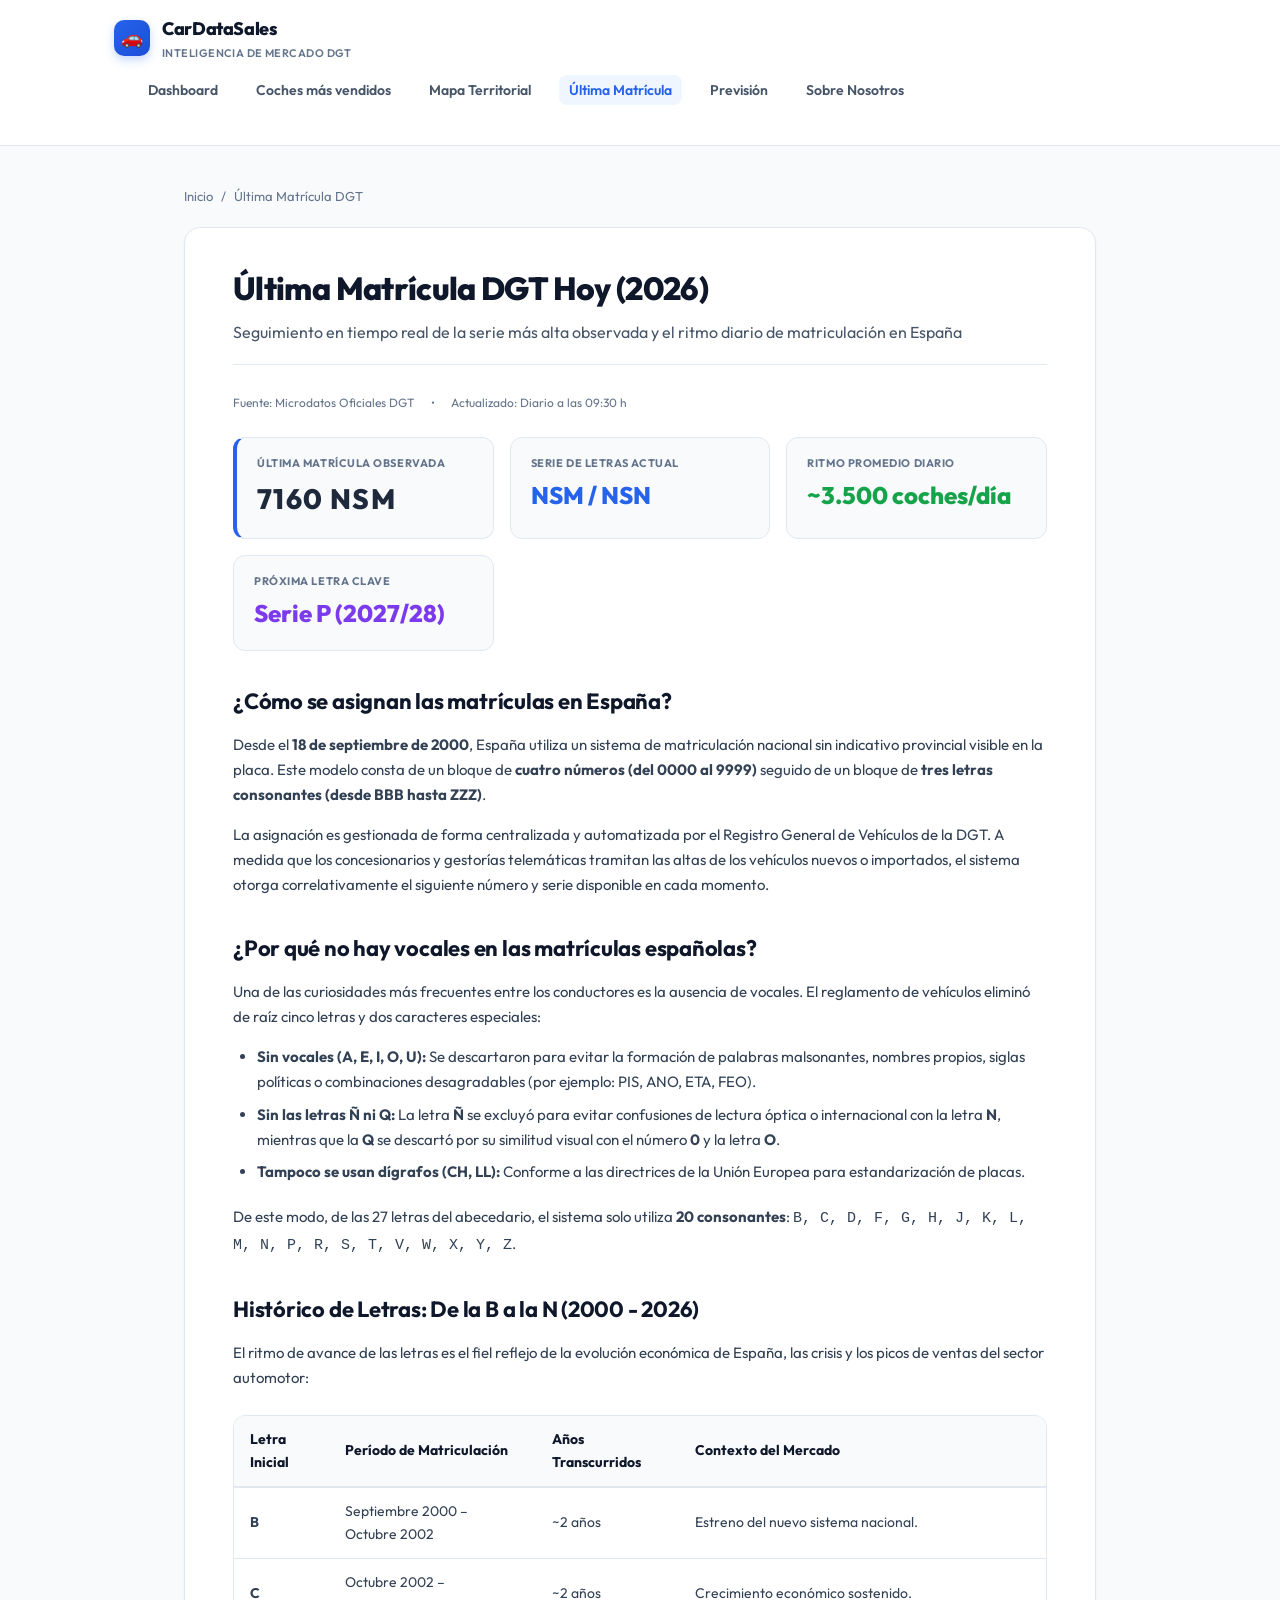
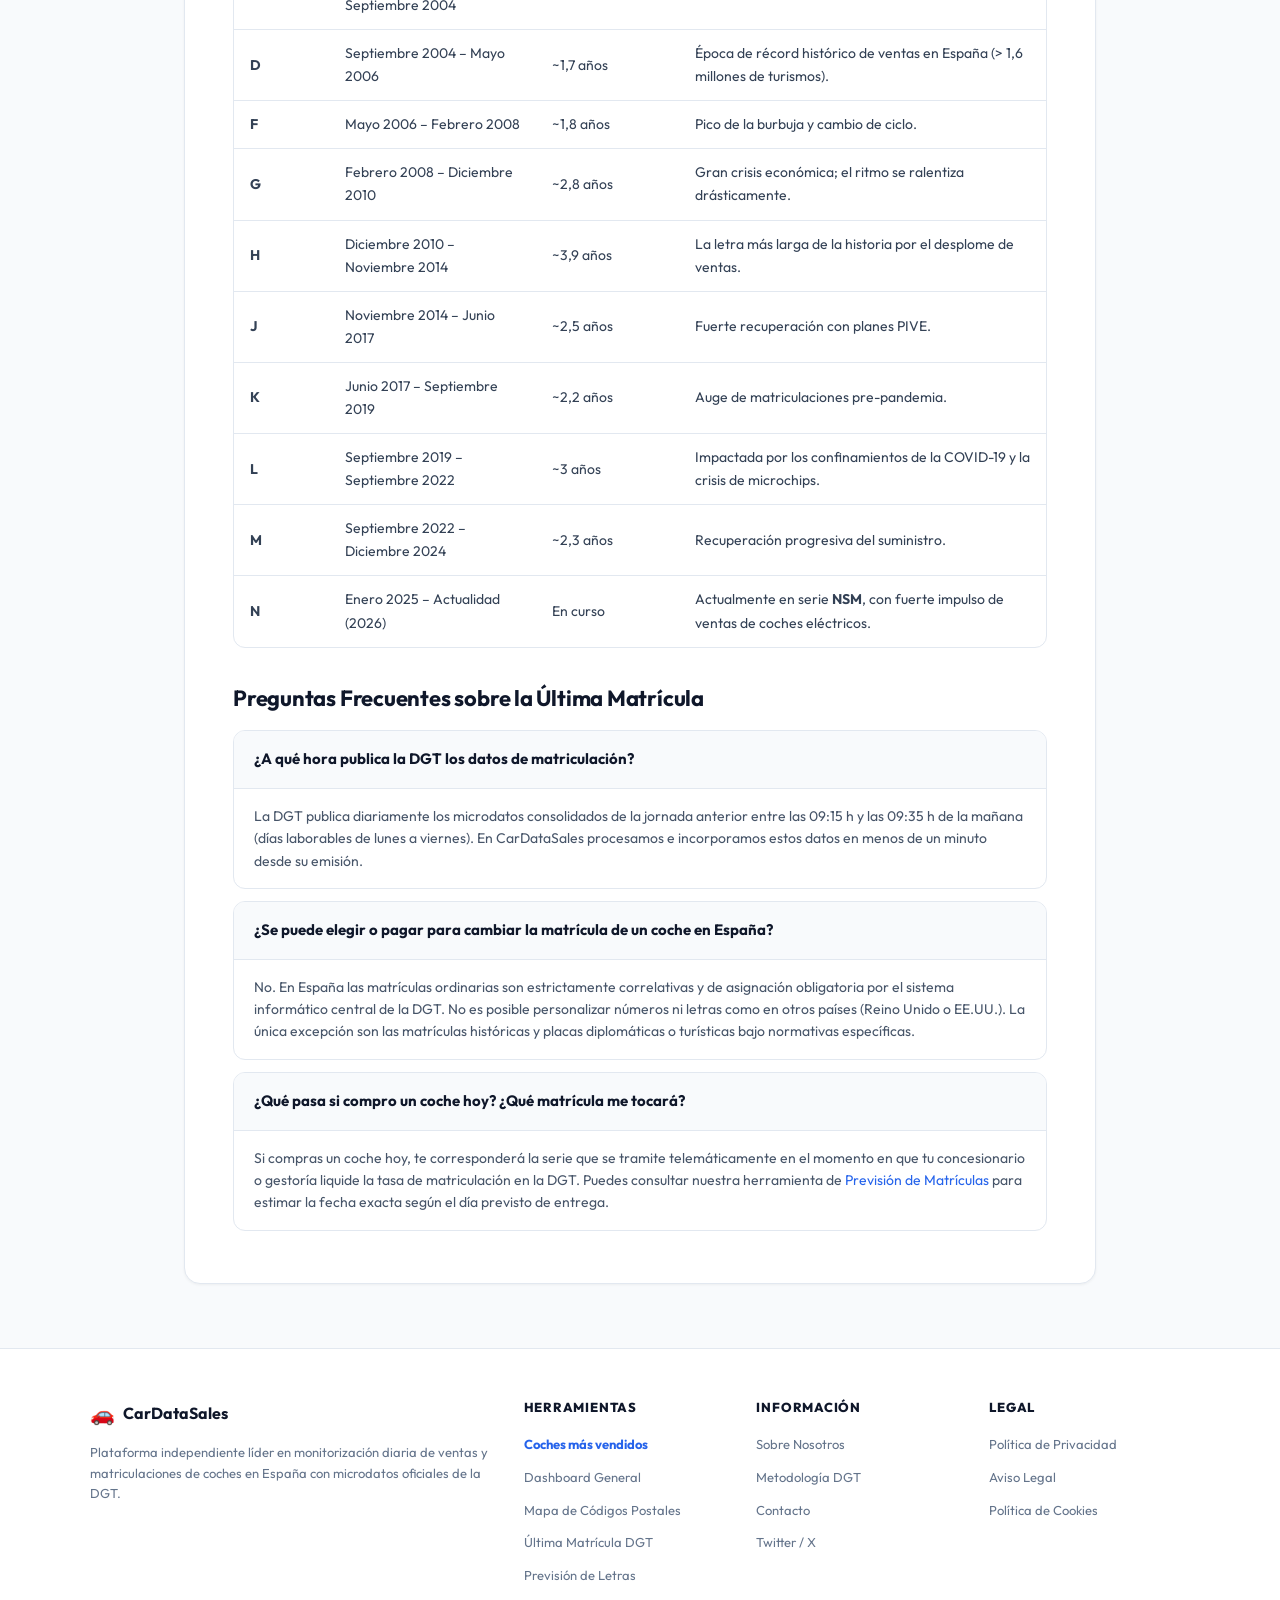
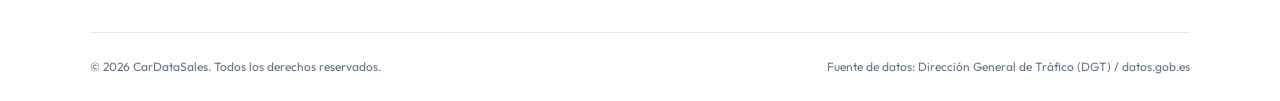
<file: dashboard/ultima-matricula-dgt.html>
<!DOCTYPE html>
<html lang="es">
<head>
    <meta charset="UTF-8">
    <meta name="viewport" content="width=device-width, initial-scale=1.0">
    <title>Última Matrícula DGT Hoy (2026) y Letra Más Alta Observada | CarDataSales</title>
    <meta name="description" content="Comprueba cuál es la última matrícula oficial asignada hoy en España por la DGT. Serie de letras más alta observada (serie N), evolución diaria e histórico completo.">
    <link rel="canonical" href="https://cardatasales.com/ultima-matricula-dgt">
    <link rel="icon" type="image/x-icon" href="/favicon.ico">
    <link rel="preconnect" href="https://fonts.googleapis.com">
    <link rel="preconnect" href="https://fonts.gstatic.com" crossorigin>
    <link href="https://fonts.googleapis.com/css2?family=Outfit:wght@400;500;600;700;800;900&display=swap" rel="stylesheet">
    <link rel="stylesheet" href="css/pages.css?v=20260918_v1">
    <script type="application/ld+json">
    {
      "@context": "https://schema.org",
      "@type": "FAQPage",
      "mainEntity": [
        {
          "@type": "Question",
          "name": "¿Cuál es la última matrícula asignada por la DGT hoy?",
          "acceptedAnswer": {
            "@type": "Answer",
            "text": "La última matrícula asignada por la Dirección General de Tráfico (DGT) en España en septiembre de 2026 se sitúa en torno a la serie NSM / NSN, avanzando a un ritmo promedio de más de 3.500 vehículos diarios en jornadas laborables."
          }
        },
        {
          "@type": "Question",
          "name": "¿Por qué no se usan vocales en las matrículas de España?",
          "acceptedAnswer": {
            "@type": "Answer",
            "text": "El sistema introducido en septiembre del año 2000 excluye las vocales (A, E, I, O, U) para evitar la formación de palabras malsonantes, combinaciones ofensivas o acrónimos no deseados. Tampoco se utilizan la Ñ ni la Q para evitar confusiones visuales con la N y el número 0."
          }
        },
        {
          "@type": "Question",
          "name": "¿Cuántas matrículas se pueden hacer con el sistema actual?",
          "acceptedAnswer": {
            "@type": "Answer",
            "text": "El sistema permite 80 millones de combinaciones posibles (10.000 combinaciones numéricas de 0000 a 9999 multiplicadas por 8.000 combinaciones de tres letras sobre 20 consonantes disponibles)."
          }
        }
      ]
    }
    </script>
    <!-- Google tag (gtag.js) -->
    <script async src="https://www.googletagmanager.com/gtag/js?id=G-8R4YF0TQ57"></script>
    <script>
      window.dataLayer = window.dataLayer || [];
      function gtag(){dataLayer.push(arguments);}
      gtag('js', new Date());

      gtag('config', 'G-8R4YF0TQ57', {
        send_page_view: true,
        cookie_flags: 'SameSite=None;Secure'
      });
    </script>
    <!-- Google AdSense -->
    <script async src="https://pagead2.googlesyndication.com/pagead/js/adsbygoogle.js?client=ca-pub-1171398586910114" crossorigin="anonymous"></script>
</head>
<body>
    <header class="site-header">
        <div class="header-container">
            <a href="/" class="brand-link">
                <div class="brand-icon">🚗</div>
                <div>
                    <div class="brand-name">CarDataSales</div>
                    <div class="brand-tagline">Inteligencia de Mercado DGT</div>
                </div>
            </a>
            <nav>
                <ul class="nav-links">
                    <li><a href="/">Dashboard</a></li>
                    <li><a href="/coches-mas-vendidos-espana">Coches más vendidos</a></li>
                    <li><a href="/mapa">Mapa Territorial</a></li>
                    <li><a href="/ultima-matricula-dgt" class="active">Última Matrícula</a></li>
                    <li><a href="/prevision-matriculas">Previsión</a></li>
                    <li><a href="/sobre-nosotros">Sobre Nosotros</a></li>
                </ul>
            </nav>
        </div>
    </header>

    <main class="content-wrapper">
        <div class="breadcrumbs">
            <a href="/">Inicio</a> <span>/</span> <span>Última Matrícula DGT</span>
        </div>

        <article class="content-card">
            <h1 class="page-title">Última Matrícula DGT Hoy (2026)</h1>
            <div class="page-subtitle">Seguimiento en tiempo real de la serie más alta observada y el ritmo diario de matriculación en España</div>
            <div class="page-meta">
                <span>Fuente: Microdatos Oficiales DGT</span>
                <span>•</span>
                <span>Actualizado: Diario a las 09:30 h</span>
            </div>

            <div class="stats-badge-grid">
                <div class="stat-pill" style="border-left: 4px solid #2563eb;">
                    <div class="label">Última Matrícula Observada</div>
                    <div class="value" style="font-size: 28px; letter-spacing: 0.05em; color: #1e293b;">
                        7160 NSM
                    </div>
                </div>
                <div class="stat-pill">
                    <div class="label">Serie de Letras Actual</div>
                    <div class="value" style="color: #2563eb;">
                        NSM / NSN
                    </div>
                </div>
                <div class="stat-pill">
                    <div class="label">Ritmo Promedio Diario</div>
                    <div class="value" style="color: #16a34a;">
                        ~3.500 coches/día
                    </div>
                </div>
                <div class="stat-pill">
                    <div class="label">Próxima Letra Clave</div>
                    <div class="value" style="color: #7c3aed;">
                        Serie P (2027/28)
                    </div>
                </div>
            </div>

            <h2>¿Cómo se asignan las matrículas en España?</h2>
            <p>Desde el <strong>18 de septiembre de 2000</strong>, España utiliza un sistema de matriculación nacional sin indicativo provincial visible en la placa. Este modelo consta de un bloque de <strong>cuatro números (del 0000 al 9999)</strong> seguido de un bloque de <strong>tres letras consonantes (desde BBB hasta ZZZ)</strong>.</p>
            <p>La asignación es gestionada de forma centralizada y automatizada por el Registro General de Vehículos de la DGT. A medida que los concesionarios y gestorías telemáticas tramitan las altas de los vehículos nuevos o importados, el sistema otorga correlativamente el siguiente número y serie disponible en cada momento.</p>

            <h2>¿Por qué no hay vocales en las matrículas españolas?</h2>
            <p>Una de las curiosidades más frecuentes entre los conductores es la ausencia de vocales. El reglamento de vehículos eliminó de raíz cinco letras y dos caracteres especiales:</p>
            <ul>
                <li><strong>Sin vocales (A, E, I, O, U):</strong> Se descartaron para evitar la formación de palabras malsonantes, nombres propios, siglas políticas o combinaciones desagradables (por ejemplo: PIS, ANO, ETA, FEO).</li>
                <li><strong>Sin las letras Ñ ni Q:</strong> La letra <strong>Ñ</strong> se excluyó para evitar confusiones de lectura óptica o internacional con la letra <strong>N</strong>, mientras que la <strong>Q</strong> se descartó por su similitud visual con el número <strong>0</strong> y la letra <strong>O</strong>.</li>
                <li><strong>Tampoco se usan dígrafos (CH, LL):</strong> Conforme a las directrices de la Unión Europea para estandarización de placas.</li>
            </ul>
            <p>De este modo, de las 27 letras del abecedario, el sistema solo utiliza <strong>20 consonantes</strong>: <code>B, C, D, F, G, H, J, K, L, M, N, P, R, S, T, V, W, X, Y, Z</code>.</p>

            <h2>Histórico de Letras: De la B a la N (2000 - 2026)</h2>
            <p>El ritmo de avance de las letras es el fiel reflejo de la evolución económica de España, las crisis y los picos de ventas del sector automotor:</p>

            <div class="table-wrapper">
                <table class="content-table">
                    <thead>
                        <tr>
                            <th>Letra Inicial</th>
                            <th>Período de Matriculación</th>
                            <th>Años Transcurridos</th>
                            <th>Contexto del Mercado</th>
                        </tr>
                    </thead>
                    <tbody>
                        <tr>
                            <td><strong>B</strong></td>
                            <td>Septiembre 2000 – Octubre 2002</td>
                            <td>~2 años</td>
                            <td>Estreno del nuevo sistema nacional.</td>
                        </tr>
                        <tr>
                            <td><strong>C</strong></td>
                            <td>Octubre 2002 – Septiembre 2004</td>
                            <td>~2 años</td>
                            <td>Crecimiento económico sostenido.</td>
                        </tr>
                        <tr>
                            <td><strong>D</strong></td>
                            <td>Septiembre 2004 – Mayo 2006</td>
                            <td>~1,7 años</td>
                            <td>Época de récord histórico de ventas en España (&gt; 1,6 millones de turismos).</td>
                        </tr>
                        <tr>
                            <td><strong>F</strong></td>
                            <td>Mayo 2006 – Febrero 2008</td>
                            <td>~1,8 años</td>
                            <td>Pico de la burbuja y cambio de ciclo.</td>
                        </tr>
                        <tr>
                            <td><strong>G</strong></td>
                            <td>Febrero 2008 – Diciembre 2010</td>
                            <td>~2,8 años</td>
                            <td>Gran crisis económica; el ritmo se ralentiza drásticamente.</td>
                        </tr>
                        <tr>
                            <td><strong>H</strong></td>
                            <td>Diciembre 2010 – Noviembre 2014</td>
                            <td>~3,9 años</td>
                            <td>La letra más larga de la historia por el desplome de ventas.</td>
                        </tr>
                        <tr>
                            <td><strong>J</strong></td>
                            <td>Noviembre 2014 – Junio 2017</td>
                            <td>~2,5 años</td>
                            <td>Fuerte recuperación con planes PIVE.</td>
                        </tr>
                        <tr>
                            <td><strong>K</strong></td>
                            <td>Junio 2017 – Septiembre 2019</td>
                            <td>~2,2 años</td>
                            <td>Auge de matriculaciones pre-pandemia.</td>
                        </tr>
                        <tr>
                            <td><strong>L</strong></td>
                            <td>Septiembre 2019 – Septiembre 2022</td>
                            <td>~3 años</td>
                            <td>Impactada por los confinamientos de la COVID-19 y la crisis de microchips.</td>
                        </tr>
                        <tr>
                            <td><strong>M</strong></td>
                            <td>Septiembre 2022 – Diciembre 2024</td>
                            <td>~2,3 años</td>
                            <td>Recuperación progresiva del suministro.</td>
                        </tr>
                        <tr>
                            <td><strong>N</strong></td>
                            <td>Enero 2025 – Actualidad (2026)</td>
                            <td>En curso</td>
                            <td>Actualmente en serie <strong>NSM</strong>, con fuerte impulso de ventas de coches eléctricos.</td>
                        </tr>
                    </tbody>
                </table>
            </div>

            <h2>Preguntas Frecuentes sobre la Última Matrícula</h2>
            <div class="faq-box">
                <div class="faq-question">¿A qué hora publica la DGT los datos de matriculación?</div>
                <div class="faq-answer">La DGT publica diariamente los microdatos consolidados de la jornada anterior entre las 09:15 h y las 09:35 h de la mañana (días laborables de lunes a viernes). En CarDataSales procesamos e incorporamos estos datos en menos de un minuto desde su emisión.</div>
            </div>
            <div class="faq-box">
                <div class="faq-question">¿Se puede elegir o pagar para cambiar la matrícula de un coche en España?</div>
                <div class="faq-answer">No. En España las matrículas ordinarias son estrictamente correlativas y de asignación obligatoria por el sistema informático central de la DGT. No es posible personalizar números ni letras como en otros países (Reino Unido o EE.UU.). La única excepción son las matrículas históricas y placas diplomáticas o turísticas bajo normativas específicas.</div>
            </div>
            <div class="faq-box">
                <div class="faq-question">¿Qué pasa si compro un coche hoy? ¿Qué matrícula me tocará?</div>
                <div class="faq-answer">Si compras un coche hoy, te corresponderá la serie que se tramite telemáticamente en el momento en que tu concesionario o gestoría liquide la tasa de matriculación en la DGT. Puedes consultar nuestra herramienta de <a href="/prevision-matriculas">Previsión de Matrículas</a> para estimar la fecha exacta según el día previsto de entrega.</div>
            </div>
        </article>
    </main>

    <footer class="site-footer">
        <div class="footer-container">
            <div class="footer-grid">
                <div class="footer-col">
                    <div style="display: flex; align-items: center; gap: 8px; margin-bottom: 12px;">
                        <span style="font-size: 20px;">🚗</span>
                        <strong style="font-size: 16px; color: #0f172a;">CarDataSales</strong>
                    </div>
                    <p style="font-size: 13px; color: #64748b; line-height: 1.6;">
                        Plataforma independiente líder en monitorización diaria de ventas y matriculaciones de coches en España con microdatos oficiales de la DGT.
                    </p>
                </div>
                <div class="footer-col">
                    <h4>Herramientas</h4>
                    <ul>
                        <li><a href="/coches-mas-vendidos-espana" style="font-weight: 700; color: #2563eb;">Coches más vendidos</a></li>
                        <li><a href="/">Dashboard General</a></li>
                        <li><a href="/mapa">Mapa de Códigos Postales</a></li>
                        <li><a href="/ultima-matricula-dgt">Última Matrícula DGT</a></li>
                        <li><a href="/prevision-matriculas">Previsión de Letras</a></li>
                    </ul>
                </div>
                <div class="footer-col">
                    <h4>Información</h4>
                    <ul>
                        <li><a href="/sobre-nosotros">Sobre Nosotros</a></li>
                        <li><a href="/metodologia">Metodología DGT</a></li>
                        <li><a href="/contacto">Contacto</a></li>
                        <li><a href="https://x.com/CarDataSales" target="_blank" rel="noopener">Twitter / X</a></li>
                    </ul>
                </div>
                <div class="footer-col">
                    <h4>Legal</h4>
                    <ul>
                        <li><a href="/politica-de-privacidad">Política de Privacidad</a></li>
                        <li><a href="/aviso-legal">Aviso Legal</a></li>
                        <li><a href="/politica-de-cookies">Política de Cookies</a></li>
                    </ul>
                </div>
            </div>
            <div class="footer-bottom">
                <span>&copy; 2026 CarDataSales. Todos los derechos reservados.</span>
                <span>Fuente de datos: Dirección General de Tráfico (DGT) / datos.gob.es</span>
            </div>
        </div>
    </footer>
</body>
</html>
</file>
<file: dashboard/css/pages.css>
/* pages.css - Editorial, Legal & Content Pages for CarDataSales */
:root {
    --bg-primary: #f8fafc;
    --bg-card: #ffffff;
    --border-color: #e2e8f0;
    --text-main: #0f172a;
    --text-muted: #475569;
    --text-light: #64748b;
    --accent-blue: #2563eb;
    --accent-blue-light: #eff6ff;
    --accent-green: #16a34a;
    --radius-sm: 8px;
    --radius-md: 12px;
    --radius-lg: 16px;
    --shadow-sm: 0 1px 3px 0 rgba(0, 0, 0, 0.05);
    --shadow-md: 0 4px 6px -1px rgba(0, 0, 0, 0.07);
}

* {
    box-sizing: border-box;
    margin: 0;
    padding: 0;
}

body {
    font-family: 'Outfit', -apple-system, BlinkMacSystemFont, "Segoe UI", Roboto, sans-serif;
    background-color: var(--bg-primary);
    color: var(--text-main);
    line-height: 1.65;
    -webkit-font-smoothing: antialiased;
}

a {
    color: var(--accent-blue);
    text-decoration: none;
    transition: color 0.15s ease;
}
a:hover {
    text-decoration: underline;
}

/* Header */
.site-header {
    background: #ffffff;
    border-bottom: 1px solid var(--border-color);
    position: sticky;
    top: 0;
    z-index: 100;
    backdrop-filter: blur(8px);
}

.header-container {
    max-width: 1100px;
    margin: 0 auto;
    padding: 14px 24px;
    display: flex;
    justify-content: space-between;
    align-items: center;
    gap: 16px;
    flex-wrap: wrap;
}

.brand-link {
    display: flex;
    align-items: center;
    gap: 12px;
    text-decoration: none !important;
}

.brand-icon {
    width: 36px;
    height: 36px;
    background: linear-gradient(135deg, #2563eb, #1d4ed8);
    color: #ffffff;
    border-radius: 10px;
    display: flex;
    align-items: center;
    justify-content: center;
    font-weight: 900;
    font-size: 18px;
    box-shadow: 0 4px 10px rgba(37, 99, 235, 0.25);
}

.brand-name {
    font-size: 18px;
    font-weight: 800;
    color: var(--text-main);
    letter-spacing: -0.02em;
}

.brand-tagline {
    font-size: 11px;
    color: var(--text-light);
    font-weight: 600;
    text-transform: uppercase;
    letter-spacing: 0.04em;
}

.nav-links {
    display: flex;
    gap: 18px;
    align-items: center;
    list-style: none;
}

.nav-links a {
    font-size: 14px;
    font-weight: 600;
    color: var(--text-muted);
    padding: 6px 10px;
    border-radius: var(--radius-sm);
    transition: all 0.15s ease;
}

.nav-links a:hover,
.nav-links a.active {
    color: var(--accent-blue);
    background: var(--accent-blue-light);
    text-decoration: none;
}

.nav-cta {
    background: #2563eb !important;
    color: #ffffff !important;
    padding: 6px 14px !important;
    border-radius: 8px !important;
}
.nav-cta:hover {
    background: #1d4ed8 !important;
}

/* Page Layout */
.content-wrapper {
    max-width: 960px;
    margin: 40px auto;
    padding: 0 24px;
}

.breadcrumbs {
    display: flex;
    gap: 8px;
    align-items: center;
    font-size: 13px;
    color: var(--text-light);
    margin-bottom: 20px;
}
.breadcrumbs a {
    color: var(--text-light);
}
.breadcrumbs a:hover {
    color: var(--accent-blue);
}

.content-card {
    background: var(--bg-card);
    border: 1px solid var(--border-color);
    border-radius: var(--radius-lg);
    padding: 40px 48px;
    box-shadow: var(--shadow-sm);
    margin-bottom: 32px;
}

/* Typography */
h1.page-title {
    font-size: 32px;
    font-weight: 800;
    line-height: 1.25;
    color: var(--text-main);
    margin-bottom: 12px;
    letter-spacing: -0.02em;
}

.page-subtitle {
    font-size: 16px;
    color: var(--text-muted);
    line-height: 1.5;
    margin-bottom: 28px;
    padding-bottom: 20px;
    border-bottom: 1px solid var(--border-color);
}

.page-meta {
    display: flex;
    gap: 16px;
    align-items: center;
    font-size: 12px;
    color: var(--text-light);
    margin-bottom: 24px;
}

h2 {
    font-size: 22px;
    font-weight: 700;
    color: var(--text-main);
    margin: 32px 0 14px 0;
    letter-spacing: -0.01em;
}

h3 {
    font-size: 17px;
    font-weight: 700;
    color: var(--text-main);
    margin: 22px 0 10px 0;
}

p {
    margin-bottom: 16px;
    color: #334155;
    font-size: 15px;
}

ul, ol {
    margin-bottom: 20px;
    padding-left: 24px;
    color: #334155;
    font-size: 15px;
}
li {
    margin-bottom: 8px;
}

/* Highlights & Callout Boxes */
.callout-box {
    background: #f1f5f9;
    border-left: 4px solid var(--accent-blue);
    padding: 16px 20px;
    border-radius: 0 var(--radius-sm) var(--radius-sm) 0;
    margin: 24px 0;
    font-size: 14px;
    color: #1e293b;
}
.callout-box strong {
    color: #0f172a;
}

.stats-badge-grid {
    display: grid;
    grid-template-columns: repeat(auto-fit, minmax(200px, 1fr));
    gap: 16px;
    margin: 24px 0;
}
.stat-pill {
    background: #f8fafc;
    border: 1px solid var(--border-color);
    padding: 16px 20px;
    border-radius: var(--radius-md);
}
.stat-pill .label {
    font-size: 11px;
    text-transform: uppercase;
    color: var(--text-light);
    font-weight: 700;
    letter-spacing: 0.05em;
}
.stat-pill .value {
    font-size: 24px;
    font-weight: 800;
    color: var(--accent-blue);
    margin-top: 4px;
}

/* Tables */
.table-wrapper {
    overflow-x: auto;
    margin: 24px 0;
    border: 1px solid var(--border-color);
    border-radius: var(--radius-md);
}
table.content-table {
    width: 100%;
    border-collapse: collapse;
    font-size: 14px;
    text-align: left;
}
table.content-table th {
    background: #f8fafc;
    padding: 12px 16px;
    font-weight: 700;
    color: var(--text-main);
    border-bottom: 2px solid var(--border-color);
}
table.content-table td {
    padding: 12px 16px;
    border-bottom: 1px solid var(--border-color);
    color: #334155;
}
table.content-table tr:last-child td {
    border-bottom: none;
}
table.content-table tr:hover td {
    background: #f8fafc;
}

/* FAQ Box */
.faq-box {
    border: 1px solid var(--border-color);
    border-radius: var(--radius-md);
    margin-bottom: 12px;
    background: #ffffff;
    overflow: hidden;
}
.faq-question {
    padding: 16px 20px;
    font-weight: 700;
    font-size: 15px;
    color: var(--text-main);
    background: #f8fafc;
    border-bottom: 1px solid var(--border-color);
}
.faq-answer {
    padding: 16px 20px;
    font-size: 14px;
    color: var(--text-muted);
    line-height: 1.6;
}

/* Footer */
.site-footer {
    background: #ffffff;
    border-top: 1px solid var(--border-color);
    padding: 48px 24px 28px 24px;
    margin-top: 64px;
}
.footer-container {
    max-width: 1100px;
    margin: 0 auto;
}
.footer-grid {
    display: grid;
    grid-template-columns: 2fr 1fr 1fr 1fr;
    gap: 32px;
    margin-bottom: 36px;
}
.footer-col h4 {
    font-size: 13px;
    font-weight: 800;
    text-transform: uppercase;
    letter-spacing: 0.06em;
    color: var(--text-main);
    margin-bottom: 14px;
}
.footer-col ul {
    list-style: none;
    padding: 0;
    margin: 0;
}
.footer-col li {
    margin-bottom: 8px;
}
.footer-col a {
    color: var(--text-light);
    font-size: 13px;
}
.footer-col a:hover {
    color: var(--accent-blue);
    text-decoration: none;
}
.footer-bottom {
    padding-top: 24px;
    border-top: 1px solid var(--border-color);
    display: flex;
    justify-content: space-between;
    align-items: center;
    font-size: 12px;
    color: var(--text-light);
    flex-wrap: wrap;
    gap: 12px;
}

@media (max-width: 768px) {
    .content-card {
        padding: 24px 20px;
    }
    h1.page-title {
        font-size: 24px;
    }
    .footer-grid {
        grid-template-columns: 1fr 1fr;
        gap: 24px;
    }
}
@media (max-width: 480px) {
    .footer-grid {
        grid-template-columns: 1fr;
    }
}
</file>
